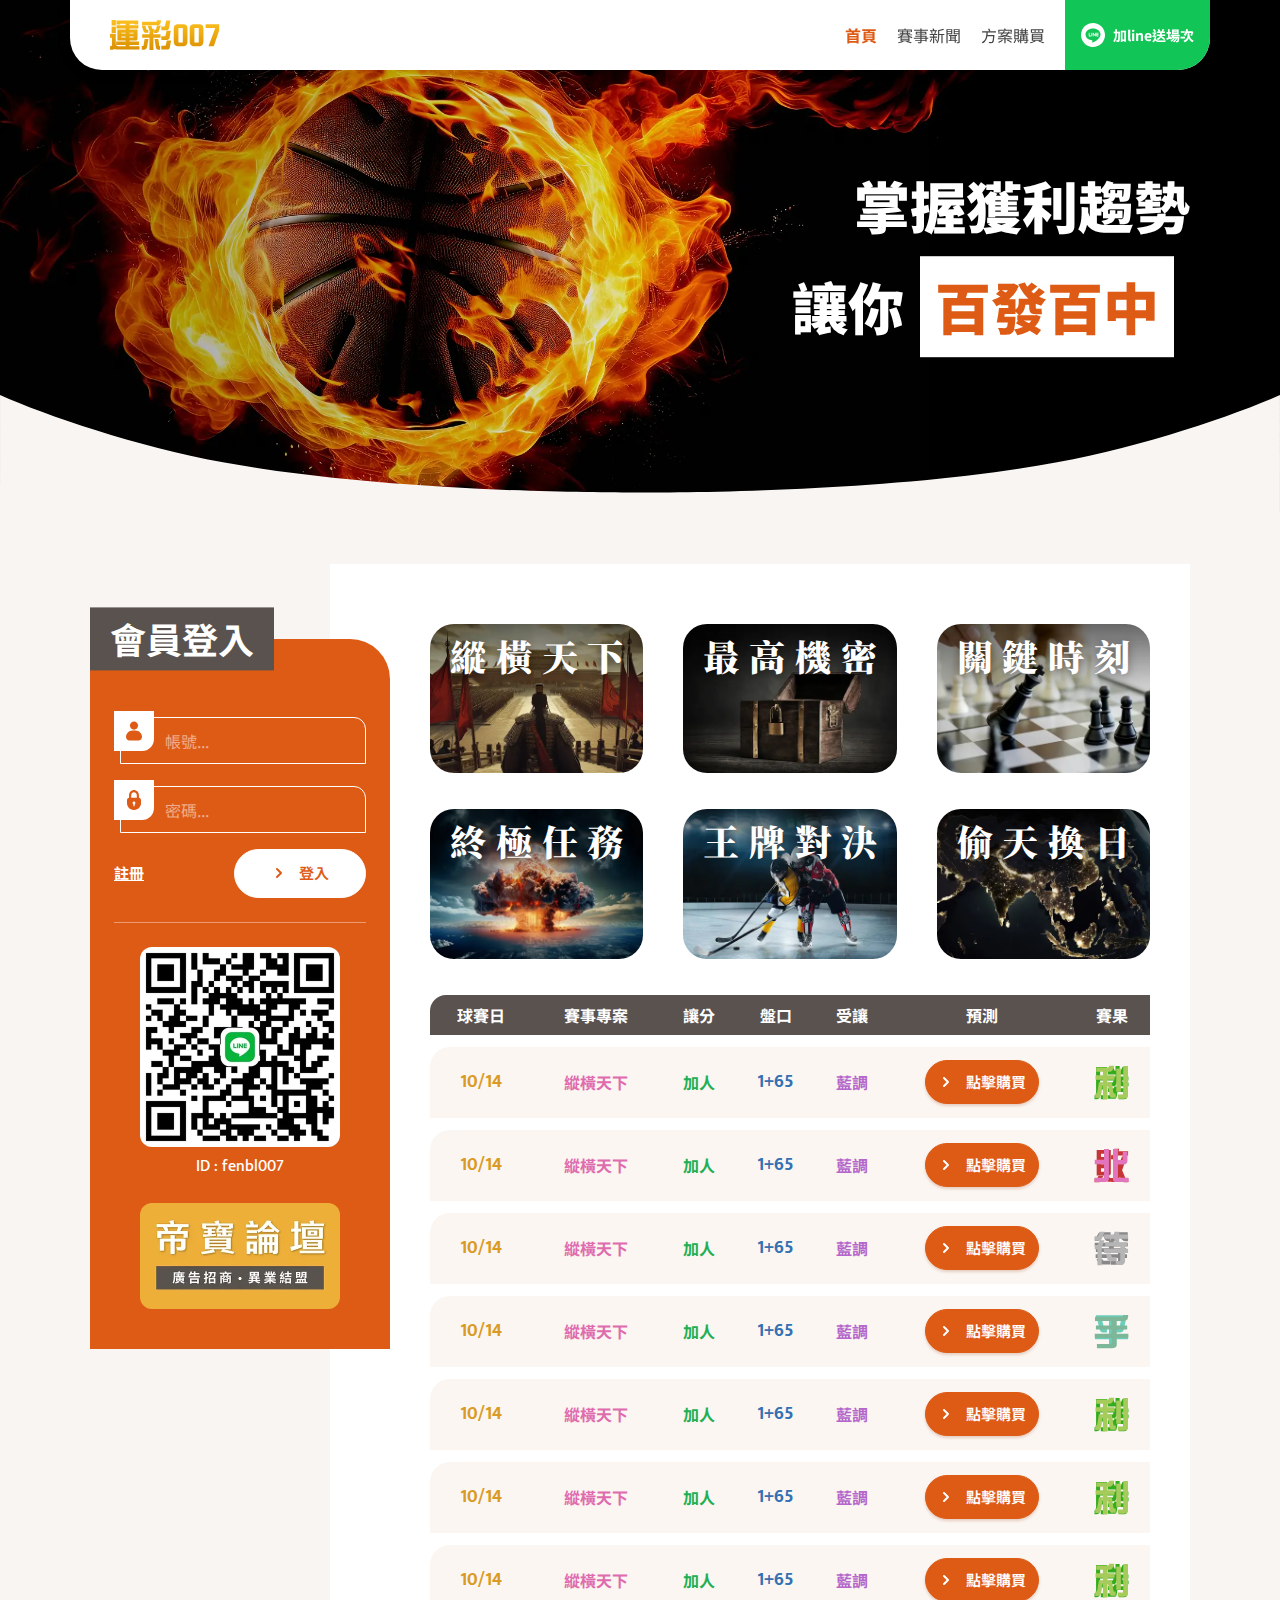
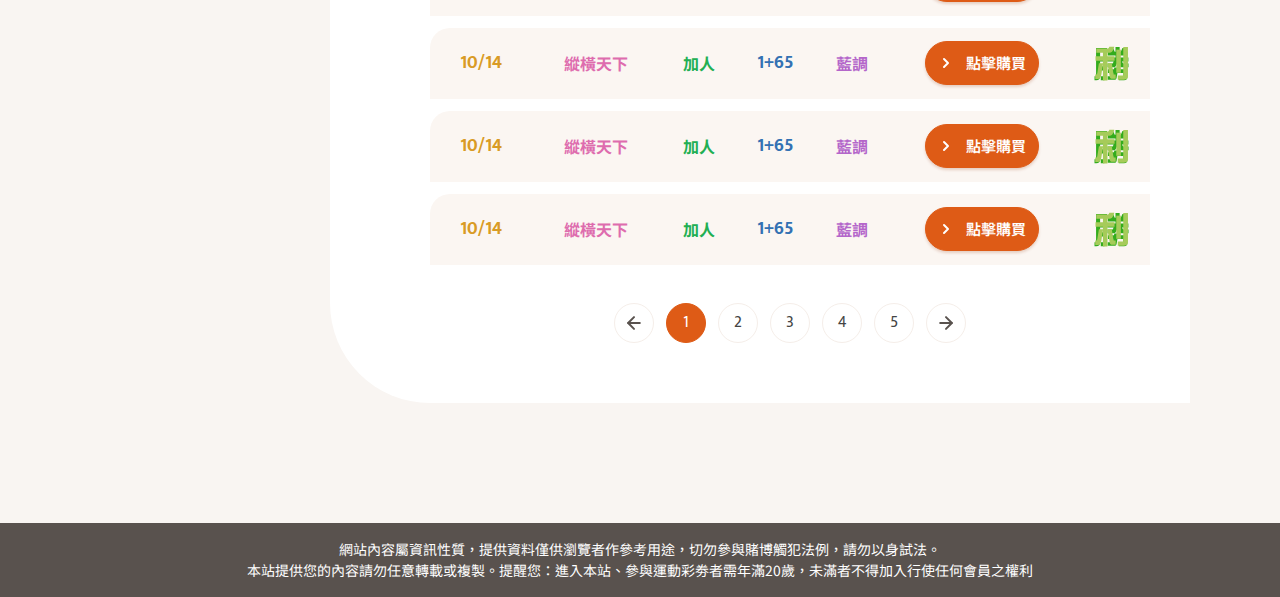
<file: index.html>
<!DOCTYPE html>
<html lang="en">
  <head>
    <meta charset="UTF-8" />
    <meta name="viewport" content="width=device-width, initial-scale=1.0" />
    <title>運彩007</title>
    <link rel="icon" type="image/x-icon" href="./favicon.ico" />
    <link rel="preconnect" href="https://fonts.googleapis.com" />
    <link rel="preconnect" href="https://fonts.gstatic.com" crossorigin />
    <link
      href="https://fonts.googleapis.com/css2?family=Mukta:wght@200;300;400;500;600;700;800&family=Noto+Sans+TC:wght@100..900&family=Noto+Serif+TC:wght@200..900&display=swap"
      rel="stylesheet"
    />
    <link rel="stylesheet" href="./public/css/bootstrap/bootstrap.css" />
    <link rel="stylesheet" href="./public/css/swiper/swiper-bundle.min.css" />
    <link rel="stylesheet" href="./public/css/style.css" />
  </head>
  <body>
    <header class="header">
      <a href="./index.html" class="header_logo"
        ><img src="./public/img/logo.svg" alt=""
      /></a>
      <nav class="header_nav">
        <ul>
          <li>
            <a href="./index.html" class="header_nav_item active">首頁</a>
          </li>
          <li>
            <a href="./news.html" class="header_nav_item">賽事新聞</a>
          </li>
          <li>
            <a href="./buy.html" class="header_nav_item">方案購買</a>
          </li>
          <li class="m-0 d-lg-block d-none line">
            <a
              class="btn-line"
              data-bs-toggle="modal"
              data-bs-target="#modal-qrcode"
            >
              <img class="header_icon" src="./public/img/line.svg" alt="" />
              <span class="header_nav_text">加line送場次</span>
            </a>
          </li>
        </ul>
      </nav>
      <div class="d-flex d-lg-none">
        <a
          class="btn-line"
          data-bs-toggle="modal"
          data-bs-target="#modal-qrcode"
        >
          <img class="header_icon" src="./public/img/line.svg" alt="" />
          <span class="header_nav_text">加line送場次</span>
        </a>
        <div class="header_menu d-lg-none">
          <div class="header_menu_inner">
            <div class="header_menu_bar bar-top"></div>
            <div class="header_menu_bar bar-middle"></div>
            <div class="header_menu_bar bar-bottom"></div>
          </div>
        </div>
      </div>
    </header>

    <main>
      <div class="banner">
        <div class="swiper-container banner_swiper">
          <div class="swiper-wrapper">
            <div class="swiper-slide">
              <div class="banner_item">
                <img src="./public/img/banner-1.webp" alt="" />
                <div class="banner_title">
                  <h1 class="container">
                    不靠運氣靠勝率<br />反敗致富<span class="highlight"
                      >你自己做主</span
                    >
                  </h1>
                </div>
              </div>
            </div>
            <div class="swiper-slide">
              <div class="banner_item">
                <img src="./public/img/banner-2.webp" alt="" />
                <div class="banner_title text-right">
                  <h1 class="container">
                    掌握獲利趨勢<br />讓你<span class="highlight"
                      >百發百中</span
                    >
                  </h1>
                </div>
              </div>
            </div>
            <div class="swiper-slide">
              <div class="banner_item">
                <img src="./public/img/banner-3.webp" alt="" />
                <div class="banner_title">
                  <h1 class="container">
                    關鍵時刻 不要猶豫<br />莊家剋星<span class="highlight"
                      >非我莫屬</span
                    >
                  </h1>
                </div>
              </div>
            </div>
          </div>
        </div>
        <img class="banner_mask" src="./public/img/banner-mask.svg" alt="" />
      </div>

      <div class="mainContent home-content">
        <div class="container">
          <div class="sidebar sidebar--login">
            <h2 class="title">會員登入</h2>
            <div class="row">
              <div class="col-lg-12 col-md-8">
                <div class="sidebar_account">
                  <form action="" class="login">
                    <div class="input-item">
                      <div class="input-item_icon">
                        <img src="./public/img/account.svg" alt="" />
                      </div>
                      <input type="text" placeholder="帳號..." />
                    </div>
                    <div class="input-item">
                      <div class="input-item_icon">
                        <img src="./public/img/password.svg" alt="" />
                      </div>
                      <input type="text" placeholder="密碼..." />
                    </div>
                    <div class="login_btn">
                      <a href="./signup.html">註冊</a>
                      <button class="btn btn-bg-white">
                        <svg
                          width="16"
                          height="16"
                          viewBox="0 0 16 16"
                          fill="none"
                          xmlns="http://www.w3.org/2000/svg"
                        >
                          <path
                            d="M6 12L10 8L6 4"
                            stroke="#DE5B16"
                            stroke-width="2"
                            stroke-linecap="round"
                            stroke-linejoin="round"
                          />
                        </svg>
                        <span>登入</span>
                      </button>
                    </div>
                  </form>
                </div>
              </div>
              <div class="col-lg-12 col-md-4">
                <img class="sidebar_img" src="./public/img/qrcode.webp" alt="" />
                <p class="line-id">ID : fenbl007</p>
                <img class="sidebar_img" src="./public/img/ad.webp" alt="" />
              </div>
            </div>
          </div>
          <div class="mainbar">
            <div class="mainbar_sec">
              <div class="hot">
                <div class="row">
                  <div class="col-lg-4 col-6">
                    <a href="./product-detail.html" class="product-pic">
                      <img src="./public/img/product-1.webp" alt="" />
                      <h2>
                        <span>縱</span><span>橫</span><span>天</span
                        ><span>下</span>
                      </h2>
                    </a>
                  </div>
                  <div class="col-lg-4 col-6">
                    <a href="./product-detail.html" class="product-pic">
                      <img src="./public/img/product-2.webp" alt="" />
                      <h2>
                        <span>最</span><span>高</span><span>機</span
                        ><span>密</span>
                      </h2>
                    </a>
                  </div>
                  <div class="col-lg-4 col-6">
                    <a href="./product-detail.html" class="product-pic">
                      <img src="./public/img/product-3.webp" alt="" />
                      <h2>
                        <span>關</span><span>鍵</span><span>時</span
                        ><span>刻</span>
                      </h2>
                    </a>
                  </div>
                  <div class="col-lg-4 col-6">
                    <a href="./product-detail.html" class="product-pic">
                      <img src="./public/img/product-4.webp" alt="" />
                      <h2>
                        <span>終</span><span>極</span><span>任</span
                        ><span>務</span>
                      </h2>
                    </a>
                  </div>
                  <div class="col-lg-4 col-6">
                    <a href="./product-detail.html" class="product-pic">
                      <img src="./public/img/product-5.webp" alt="" />
                      <h2>
                        <span>王</span><span>牌</span><span>對</span
                        ><span>決</span>
                      </h2>
                    </a>
                  </div>
                  <div class="col-lg-4 col-6">
                    <a href="./product-detail.html" class="product-pic">
                      <img src="./public/img/product-6.webp" alt="" />
                      <h2>
                        <span>偷</span><span>天</span><span>換</span
                        ><span>日</span>
                      </h2>
                    </a>
                  </div>
                </div>
              </div>
              <div class="analyze">
                <div class="analyze_tabContent">
                  <table class="table-common table-common--notlogin">
                    <tr>
                      <th class="table_date"><span>球賽日</span></th>
                      <th class="table_project"><span>賽事專案</span></th>
                      <th class="table_give"><span>讓分</span></th>
                      <th class="table_lines"><span>盤口</span></th>
                      <th class="table_get"><span>受讓</span></th>
                      <th class="table_predict"><span>預測</span></th>
                      <th class="table_result"><span>賽果</span></th>
                    </tr>
                    <tr>
                      <td class="table_date"><span>10/14</span></td>
                      <td class="table_project"><span>縱橫天下</span></td>
                      <td class="table_give"><span>加人</span></td>
                      <td class="table_lines"><span>1+65</span></td>
                      <td class="table_get">
                        <span>藍調</span>
                      </td>
                      <td class="table_predict">
                        <span>
                          <a href="./buy.html" class="btn btn-bg-primary">
                            <svg
                              width="16"
                              height="16"
                              viewBox="0 0 16 16"
                              fill="none"
                              xmlns="http://www.w3.org/2000/svg"
                            >
                              <path
                                d="M6 12L10 8L6 4"
                                stroke="#ffffff"
                                stroke-width="2"
                                stroke-linecap="round"
                                stroke-linejoin="round"
                              />
                            </svg>
                            <span>點擊購買</span>
                          </a>
                        </span>
                      </td>
                      <td class="table_result">
                        <span class="result">
                          <div class="result_inner">
                            <img src="./public/img/win-1.svg" alt="" />
                            <img src="./public/img/win-2.svg" alt="" />
                          </div>
                        </span>
                      </td>
                    </tr>
                    <tr>
                      <td class="table_date"><span>10/14</span></td>
                      <td class="table_project"><span>縱橫天下</span></td>
                      <td class="table_give"><span>加人</span></td>
                      <td class="table_lines"><span>1+65</span></td>
                      <td class="table_get">
                        <span>藍調</span>
                      </td>
                      <td class="table_predict">
                        <span>
                          <a href="./buy.html" class="btn btn-bg-primary">
                            <svg
                              width="16"
                              height="16"
                              viewBox="0 0 16 16"
                              fill="none"
                              xmlns="http://www.w3.org/2000/svg"
                            >
                              <path
                                d="M6 12L10 8L6 4"
                                stroke="#ffffff"
                                stroke-width="2"
                                stroke-linecap="round"
                                stroke-linejoin="round"
                              />
                            </svg>
                            <span>點擊購買</span>
                          </a>
                        </span>
                      </td>
                      <td class="table_result">
                        <span class="result">
                          <div class="result_inner">
                            <img src="./public/img/lose-1.svg" alt="" />
                            <img src="./public/img/lose-2.svg" alt="" />
                          </div>
                        </span>
                      </td>
                    </tr>
                    <tr>
                      <td class="table_date"><span>10/14</span></td>
                      <td class="table_project"><span>縱橫天下</span></td>
                      <td class="table_give"><span>加人</span></td>
                      <td class="table_lines"><span>1+65</span></td>
                      <td class="table_get">
                        <span>藍調</span>
                      </td>
                      <td class="table_predict">
                        <span>
                          <a href="./buy.html" class="btn btn-bg-primary">
                            <svg
                              width="16"
                              height="16"
                              viewBox="0 0 16 16"
                              fill="none"
                              xmlns="http://www.w3.org/2000/svg"
                            >
                              <path
                                d="M6 12L10 8L6 4"
                                stroke="#ffffff"
                                stroke-width="2"
                                stroke-linecap="round"
                                stroke-linejoin="round"
                              />
                            </svg>
                            <span>點擊購買</span>
                          </a>
                        </span>
                      </td>
                      <td class="table_result">
                        <span class="result">
                          <div class="result_inner">
                            <img src="./public/img/wait-1.svg" alt="" />
                            <img src="./public/img/wait-2.svg" alt="" />
                          </div>
                        </span>
                      </td>
                    </tr>
                    <tr>
                      <td class="table_date"><span>10/14</span></td>
                      <td class="table_project"><span>縱橫天下</span></td>
                      <td class="table_give"><span>加人</span></td>
                      <td class="table_lines"><span>1+65</span></td>
                      <td class="table_get">
                        <span>藍調</span>
                      </td>
                      <td class="table_predict">
                        <span>
                          <a href="./buy.html" class="btn btn-bg-primary">
                            <svg
                              width="16"
                              height="16"
                              viewBox="0 0 16 16"
                              fill="none"
                              xmlns="http://www.w3.org/2000/svg"
                            >
                              <path
                                d="M6 12L10 8L6 4"
                                stroke="#ffffff"
                                stroke-width="2"
                                stroke-linecap="round"
                                stroke-linejoin="round"
                              />
                            </svg>
                            <span>點擊購買</span>
                          </a>
                        </span>
                      </td>
                      <td class="table_result">
                        <span class="result">
                          <div class="result_inner">
                            <img src="./public/img/draw-1.svg" alt="" />
                            <img src="./public/img/draw-2.svg" alt="" />
                          </div>
                        </span>
                      </td>
                    </tr>
                    <tr>
                      <td class="table_date"><span>10/14</span></td>
                      <td class="table_project"><span>縱橫天下</span></td>
                      <td class="table_give"><span>加人</span></td>
                      <td class="table_lines"><span>1+65</span></td>
                      <td class="table_get">
                        <span>藍調</span>
                      </td>
                      <td class="table_predict">
                        <span>
                          <a href="./buy.html" class="btn btn-bg-primary">
                            <svg
                              width="16"
                              height="16"
                              viewBox="0 0 16 16"
                              fill="none"
                              xmlns="http://www.w3.org/2000/svg"
                            >
                              <path
                                d="M6 12L10 8L6 4"
                                stroke="#ffffff"
                                stroke-width="2"
                                stroke-linecap="round"
                                stroke-linejoin="round"
                              />
                            </svg>
                            <span>點擊購買</span>
                          </a>
                        </span>
                      </td>
                      <td class="table_result">
                        <span class="result">
                          <div class="result_inner">
                            <img src="./public/img/win-1.svg" alt="" />
                            <img src="./public/img/win-2.svg" alt="" />
                          </div>
                        </span>
                      </td>
                    </tr>
                    <tr>
                      <td class="table_date"><span>10/14</span></td>
                      <td class="table_project"><span>縱橫天下</span></td>
                      <td class="table_give"><span>加人</span></td>
                      <td class="table_lines"><span>1+65</span></td>
                      <td class="table_get">
                        <span>藍調</span>
                      </td>
                      <td class="table_predict">
                        <span>
                          <a href="./buy.html" class="btn btn-bg-primary">
                            <svg
                              width="16"
                              height="16"
                              viewBox="0 0 16 16"
                              fill="none"
                              xmlns="http://www.w3.org/2000/svg"
                            >
                              <path
                                d="M6 12L10 8L6 4"
                                stroke="#ffffff"
                                stroke-width="2"
                                stroke-linecap="round"
                                stroke-linejoin="round"
                              />
                            </svg>
                            <span>點擊購買</span>
                          </a>
                        </span>
                      </td>
                      <td class="table_result">
                        <span class="result">
                          <div class="result_inner">
                            <img src="./public/img/win-1.svg" alt="" />
                            <img src="./public/img/win-2.svg" alt="" />
                          </div>
                        </span>
                      </td>
                    </tr>
                    <tr>
                      <td class="table_date"><span>10/14</span></td>
                      <td class="table_project"><span>縱橫天下</span></td>
                      <td class="table_give"><span>加人</span></td>
                      <td class="table_lines"><span>1+65</span></td>
                      <td class="table_get">
                        <span>藍調</span>
                      </td>
                      <td class="table_predict">
                        <span>
                          <a href="./buy.html" class="btn btn-bg-primary">
                            <svg
                              width="16"
                              height="16"
                              viewBox="0 0 16 16"
                              fill="none"
                              xmlns="http://www.w3.org/2000/svg"
                            >
                              <path
                                d="M6 12L10 8L6 4"
                                stroke="#ffffff"
                                stroke-width="2"
                                stroke-linecap="round"
                                stroke-linejoin="round"
                              />
                            </svg>
                            <span>點擊購買</span>
                          </a>
                        </span>
                      </td>
                      <td class="table_result">
                        <span class="result">
                          <div class="result_inner">
                            <img src="./public/img/win-1.svg" alt="" />
                            <img src="./public/img/win-2.svg" alt="" />
                          </div>
                        </span>
                      </td>
                    </tr>
                    <tr>
                      <td class="table_date"><span>10/14</span></td>
                      <td class="table_project"><span>縱橫天下</span></td>
                      <td class="table_give"><span>加人</span></td>
                      <td class="table_lines"><span>1+65</span></td>
                      <td class="table_get">
                        <span>藍調</span>
                      </td>
                      <td class="table_predict">
                        <span>
                          <a href="./buy.html" class="btn btn-bg-primary">
                            <svg
                              width="16"
                              height="16"
                              viewBox="0 0 16 16"
                              fill="none"
                              xmlns="http://www.w3.org/2000/svg"
                            >
                              <path
                                d="M6 12L10 8L6 4"
                                stroke="#ffffff"
                                stroke-width="2"
                                stroke-linecap="round"
                                stroke-linejoin="round"
                              />
                            </svg>
                            <span>點擊購買</span>
                          </a>
                        </span>
                      </td>
                      <td class="table_result">
                        <span class="result">
                          <div class="result_inner">
                            <img src="./public/img/win-1.svg" alt="" />
                            <img src="./public/img/win-2.svg" alt="" />
                          </div>
                        </span>
                      </td>
                    </tr>
                    <tr>
                      <td class="table_date"><span>10/14</span></td>
                      <td class="table_project"><span>縱橫天下</span></td>
                      <td class="table_give"><span>加人</span></td>
                      <td class="table_lines"><span>1+65</span></td>
                      <td class="table_get">
                        <span>藍調</span>
                      </td>
                      <td class="table_predict">
                        <span>
                          <a href="./buy.html" class="btn btn-bg-primary">
                            <svg
                              width="16"
                              height="16"
                              viewBox="0 0 16 16"
                              fill="none"
                              xmlns="http://www.w3.org/2000/svg"
                            >
                              <path
                                d="M6 12L10 8L6 4"
                                stroke="#ffffff"
                                stroke-width="2"
                                stroke-linecap="round"
                                stroke-linejoin="round"
                              />
                            </svg>
                            <span>點擊購買</span>
                          </a>
                        </span>
                      </td>
                      <td class="table_result">
                        <span class="result">
                          <div class="result_inner">
                            <img src="./public/img/win-1.svg" alt="" />
                            <img src="./public/img/win-2.svg" alt="" />
                          </div>
                        </span>
                      </td>
                    </tr>
                    <tr>
                      <td class="table_date"><span>10/14</span></td>
                      <td class="table_project"><span>縱橫天下</span></td>
                      <td class="table_give"><span>加人</span></td>
                      <td class="table_lines"><span>1+65</span></td>
                      <td class="table_get">
                        <span>藍調</span>
                      </td>
                      <td class="table_predict">
                        <span>
                          <a href="./buy.html" class="btn btn-bg-primary">
                            <svg
                              width="16"
                              height="16"
                              viewBox="0 0 16 16"
                              fill="none"
                              xmlns="http://www.w3.org/2000/svg"
                            >
                              <path
                                d="M6 12L10 8L6 4"
                                stroke="#ffffff"
                                stroke-width="2"
                                stroke-linecap="round"
                                stroke-linejoin="round"
                              />
                            </svg>
                            <span>點擊購買</span>
                          </a>
                        </span>
                      </td>
                      <td class="table_result">
                        <span class="result">
                          <div class="result_inner">
                            <img src="./public/img/win-1.svg" alt="" />
                            <img src="./public/img/win-2.svg" alt="" />
                          </div>
                        </span>
                      </td>
                    </tr>
                  </table>
                </div>
                <ul class="pagination">
                  <li>
                    <a href="" class="pagination_arrow">
                      <svg
                        width="20"
                        height="20"
                        viewBox="0 0 20 20"
                        fill="none"
                        xmlns="http://www.w3.org/2000/svg"
                      >
                        <path
                          d="M15.8334 10H4.16669"
                          stroke="#AE101E"
                          stroke-linecap="round"
                          stroke-linejoin="round"
                        />
                        <path
                          d="M10 15.8333L4.16669 9.99996L10 4.16663"
                          stroke="#AE101E"
                          stroke-linecap="round"
                          stroke-linejoin="round"
                        />
                      </svg>
                    </a>
                  </li>
                  <li>
                    <a href="" class="active"><span>1</span></a>
                  </li>
                  <li>
                    <a href=""><span>2</span></a>
                  </li>
                  <li>
                    <a href=""><span>3</span></a>
                  </li>
                  <li>
                    <a href=""><span>4</span></a>
                  </li>
                  <li>
                    <a href=""><span>5</span></a>
                  </li>
                  <li>
                    <a href="" class="pagination_arrow">
                      <svg
                        width="20"
                        height="20"
                        viewBox="0 0 20 20"
                        fill="none"
                        xmlns="http://www.w3.org/2000/svg"
                      >
                        <path
                          d="M4.16671 10H15.8334"
                          stroke="#AE101E"
                          stroke-linecap="round"
                          stroke-linejoin="round"
                        />
                        <path
                          d="M10 15.8333L15.8334 9.99996L10 4.16663"
                          stroke="#AE101E"
                          stroke-linecap="round"
                          stroke-linejoin="round"
                        />
                      </svg>
                    </a>
                  </li>
                </ul>
              </div>
            </div>
          </div>
        </div>
      </div>
    </main>

    <footer class="footer">
      網站內容屬資訊性質，提供資料僅供瀏覽者作參考用途，切勿參與賭博觸犯法例，請勿以身試法。<br />
      本站提供您的內容請勿任意轉載或複製。提醒您：進入本站、參與運動彩劵者需年滿20歲，未滿者不得加入行使任何會員之權利
    </footer>

    <div
      class="modal fade modal-qrcode"
      id="modal-qrcode"
      tabindex="-1"
      aria-labelledby="modal-qrcodeLabel"
      aria-hidden="true"
    >
      <div class="modal-dialog">
        <div class="modal-content">
          <button class="modal-x" data-bs-dismiss="modal" aria-label="Close">
            <img src="./public/img/x.svg" alt="" />
          </button>
          <img class="qrcode" src="./public/img/qrcode.webp" alt="" />
          <p class="line-id">ID : fenbl007</p>
        </div>
      </div>
    </div>

    <script src="./public/js/jquery/jquery.min.js"></script>
    <script src="./public/js/bootstrap/bootstrap.bundle.min.js"></script>
    <script src="./public/js/swiper/swiper-bundle.min.js"></script>
    <script src="./public/js/common.js"></script>
    <script>
      var swiper = new Swiper(".banner_swiper", {
        slidesPerView: 1,
        speed: 1000,
        autoplay: {
          delay: 3000,
          disableOnInteraction: false,
        },
      });
    </script>
  </body>
</html>
</file>
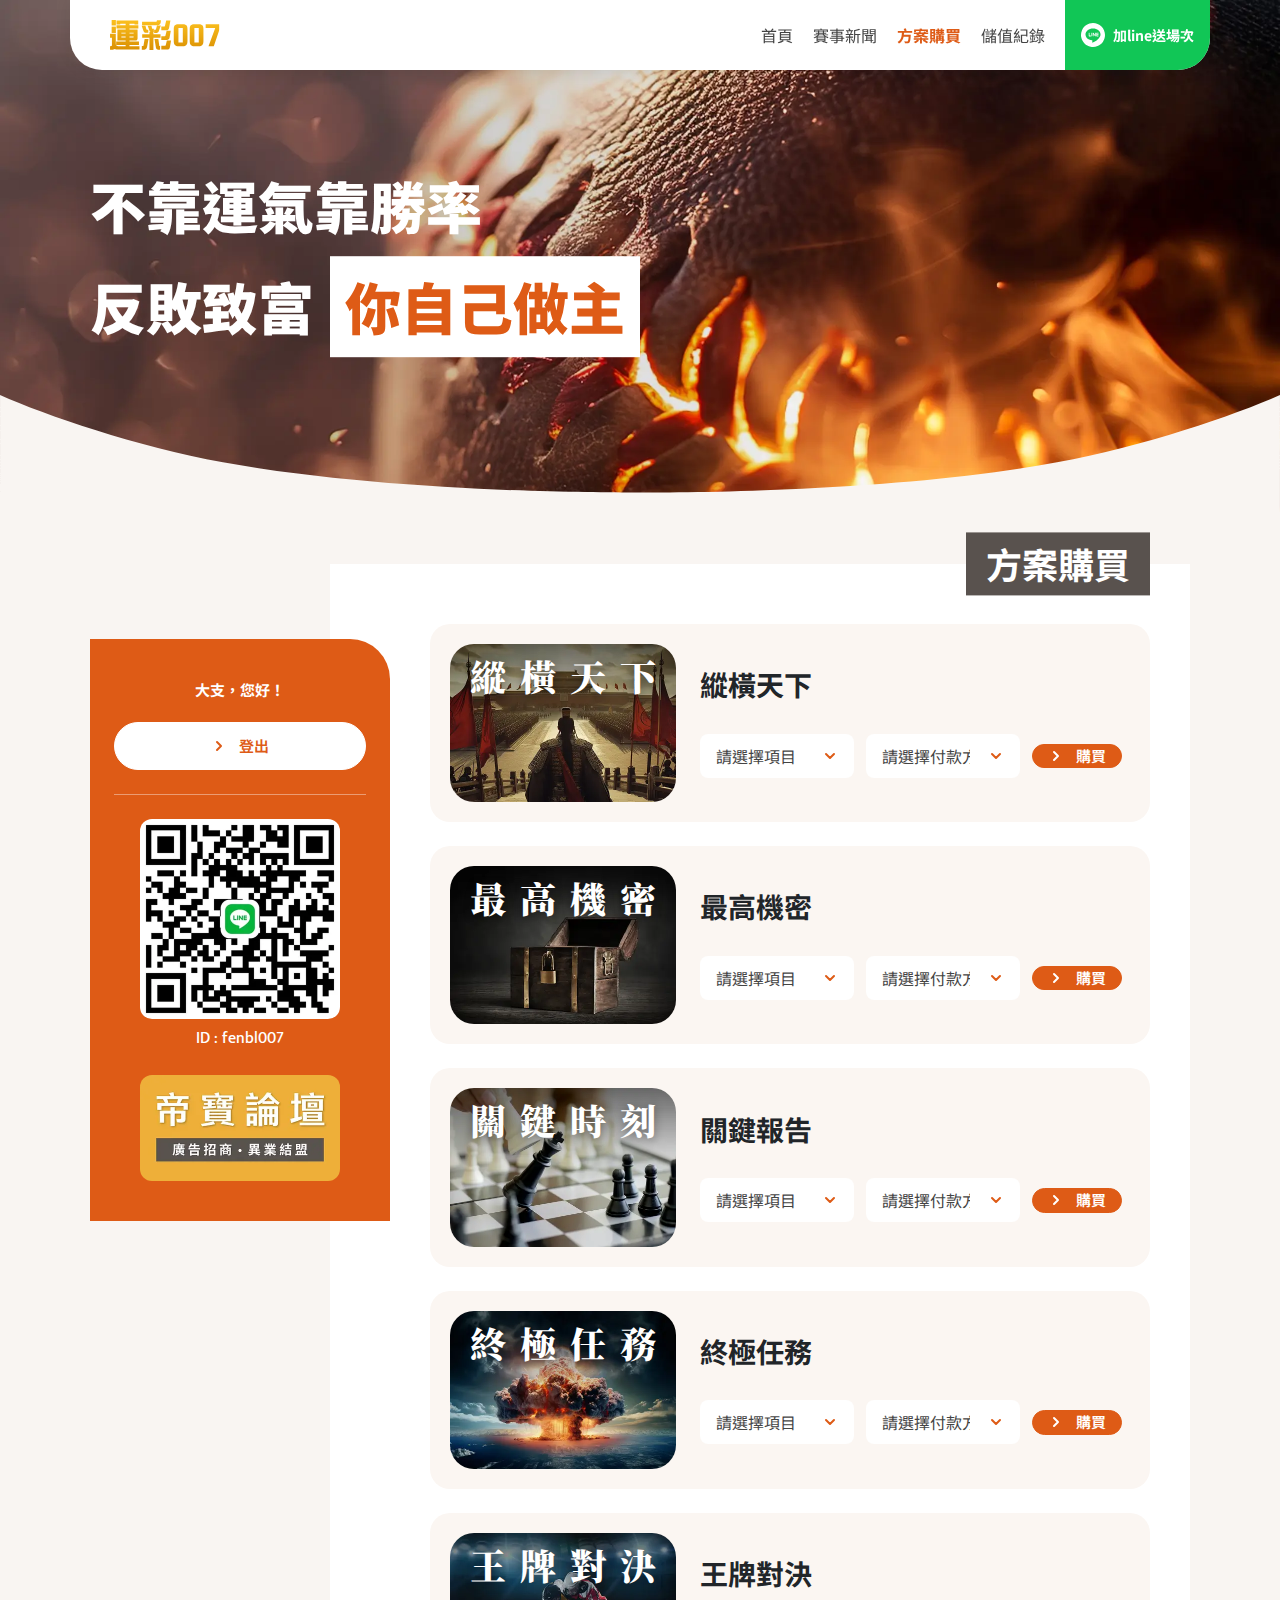
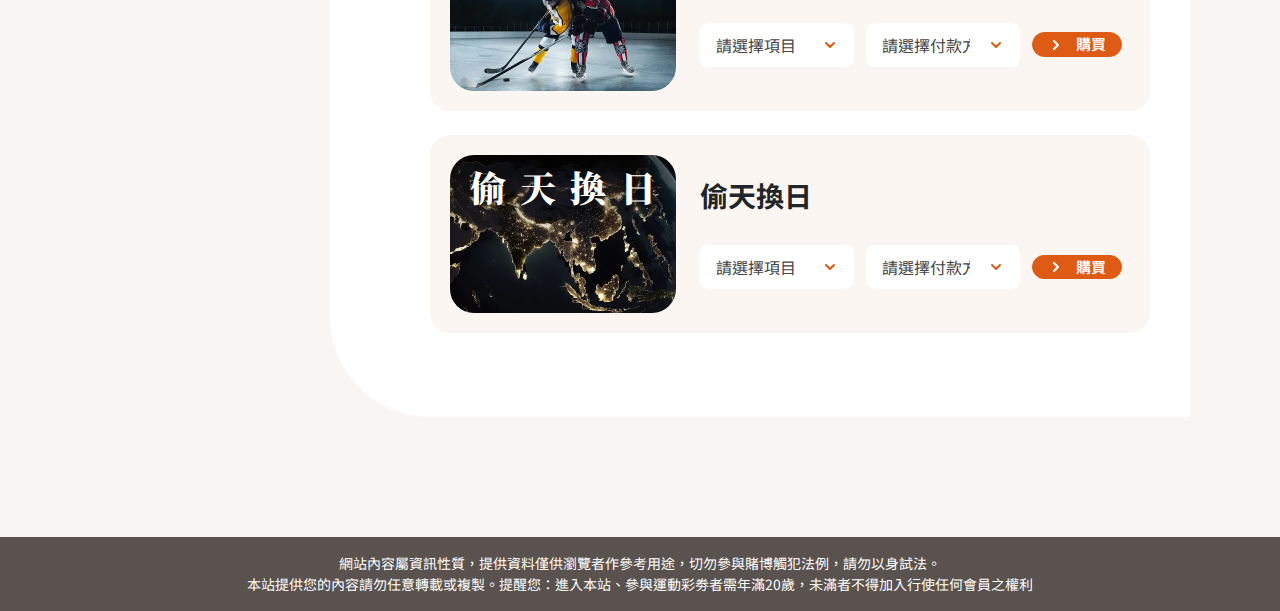
<file: buy-login.html>
<!DOCTYPE html>
<html lang="en">
  <head>
    <meta charset="UTF-8" />
    <meta name="viewport" content="width=device-width, initial-scale=1.0" />
    <title>運彩007</title>
    <link rel="icon" type="image/x-icon" href="./favicon.ico" />
    <link rel="preconnect" href="https://fonts.googleapis.com" />
    <link rel="preconnect" href="https://fonts.gstatic.com" crossorigin />
    <link
      href="https://fonts.googleapis.com/css2?family=Mukta:wght@200;300;400;500;600;700;800&family=Noto+Sans+TC:wght@100..900&family=Noto+Serif+TC:wght@200..900&display=swap"
      rel="stylesheet"
    />
    <link rel="stylesheet" href="./public/css/bootstrap/bootstrap.css" />
    <link rel="stylesheet" href="./public/css/swiper/swiper-bundle.min.css" />
    <link rel="stylesheet" href="./public/css/style.css" />
  </head>
  <body>
    <header class="header">
      <a href="./index.html" class="header_logo"
        ><img src="./public/img/logo.svg" alt=""
      /></a>
      <nav class="header_nav">
        <ul>
          <li>
            <a href="./index.html" class="header_nav_item">首頁</a>
          </li>
          <li>
            <a href="./news.html" class="header_nav_item">賽事新聞</a>
          </li>
          <li>
            <a href="./buy-login.html" class="header_nav_item active"
              >方案購買</a
            >
          </li>
          <li>
            <a href="./record.html" class="header_nav_item">儲值紀錄</a>
          </li>
          <li class="m-0 d-lg-block d-none line">
            <a
              class="btn-line"
              data-bs-toggle="modal"
              data-bs-target="#modal-qrcode"
            >
              <img class="header_icon" src="./public/img/line.svg" alt="" />
              <span class="header_nav_text">加line送場次</span>
            </a>
          </li>
        </ul>
      </nav>
      <div class="d-flex d-lg-none">
        <a
          class="btn-line"
          data-bs-toggle="modal"
          data-bs-target="#modal-qrcode"
        >
          <img class="header_icon" src="./public/img/line.svg" alt="" />
          <span class="header_nav_text">加line送場次</span>
        </a>
        <div class="header_menu d-lg-none">
          <div class="header_menu_inner">
            <div class="header_menu_bar bar-top"></div>
            <div class="header_menu_bar bar-middle"></div>
            <div class="header_menu_bar bar-bottom"></div>
          </div>
        </div>
      </div>
    </header>

    <main>
      <div class="banner">
        <div class="swiper-container banner_swiper">
          <div class="swiper-wrapper">
            <div class="swiper-slide">
              <div class="banner_item">
                <img src="./public/img/banner-1.webp" alt="" />
                <div class="banner_title">
                  <h1 class="container">
                    不靠運氣靠勝率<br />反敗致富<span class="highlight"
                      >你自己做主</span
                    >
                  </h1>
                </div>
              </div>
            </div>
            <div class="swiper-slide">
              <div class="banner_item">
                <img src="./public/img/banner-2.webp" alt="" />
                <div class="banner_title text-right">
                  <h1 class="container">
                    掌握獲利趨勢<br />讓你<span class="highlight"
                      >百發百中</span
                    >
                  </h1>
                </div>
              </div>
            </div>
            <div class="swiper-slide">
              <div class="banner_item">
                <img src="./public/img/banner-3.webp" alt="" />
                <div class="banner_title">
                  <h1 class="container">
                    關鍵時刻 不要猶豫<br />莊家剋星<span class="highlight"
                      >非我莫屬</span
                    >
                  </h1>
                </div>
              </div>
            </div>
          </div>
        </div>
        <img class="banner_mask" src="./public/img/banner-mask.svg" alt="" />
      </div>

      <div class="mainContent">
        <div class="container">
          <div class="sidebar">
            <div class="row">
              <div class="col-lg-12 col-md-8">
                <div class="sidebar_account">
                  <p>大支，您好！</p>
                  <button class="btn btn-bg-white">
                    <svg
                      width="16"
                      height="16"
                      viewBox="0 0 16 16"
                      fill="none"
                      xmlns="http://www.w3.org/2000/svg"
                    >
                      <path
                        d="M6 12L10 8L6 4"
                        stroke="#DE5B16"
                        stroke-width="2"
                        stroke-linecap="round"
                        stroke-linejoin="round"
                      />
                    </svg>
                    <span>登出</span>
                  </button>
                </div>
              </div>
              <div class="col-lg-12 col-md-4">
                <img class="sidebar_img" src="./public/img/qrcode.webp" alt="" />
                <p class="line-id">ID : fenbl007</p>
                <img class="sidebar_img" src="./public/img/ad.webp" alt="" />
              </div>
            </div>
          </div>
          <div class="mainbar">
            <div class="mainbar_sec">
              <h1 class="title">方案購買</h1>
              <div class="buy buy--case">
                <div class="buy_item">
                  <div class="product-pic">
                    <img src="./public/img/product-1.webp" alt="" />
                    <h2>
                      <span>縱</span><span>橫</span><span>天</span
                      ><span>下</span>
                    </h2>
                  </div>
                  <div class="buy_text">
                    <h2 class="buy_name">縱橫天下</h2>
                    <div class="buy_btn">
                      <select class="buy_select" name="" id="">
                        <option value="">請選擇項目</option>
                        <option value="">$1680 / 1場</option>
                        <option value="">$4580 / 3場</option>
                        <option value="">$6680 / 5場</option>
                      </select>
                      <select class="buy_select" name="" id="">
                        <option value="">請選擇付款方式</option>
                        <option value="">7-11繳費</option>
                        <option value="">全家繳費</option>
                        <option value="">ATM匯款</option>
                      </select>
                      <button class="btn btn-bg-primary">
                        <svg
                          width="16"
                          height="16"
                          viewBox="0 0 16 16"
                          fill="none"
                          xmlns="http://www.w3.org/2000/svg"
                        >
                          <path
                            d="M6 12L10 8L6 4"
                            stroke="#ffffff"
                            stroke-width="2"
                            stroke-linecap="round"
                            stroke-linejoin="round"
                          />
                        </svg>
                        <span>購買</span>
                      </button>
                    </div>
                  </div>
                </div>
                <div class="buy_item">
                  <div class="product-pic">
                    <img src="./public/img/product-2.webp" alt="" />
                      <h2>
                        <span>最</span><span>高</span><span>機</span
                        ><span>密</span>
                      </h2>
                  </div>
                  <div class="buy_text">
                    <h2 class="buy_name">最高機密</h2>
                    <div class="buy_btn">
                      <select class="buy_select" name="" id="">
                        <option value="">請選擇項目</option>
                        <option value="">$1680 / 1場</option>
                        <option value="">$4580 / 3場</option>
                        <option value="">$6680 / 5場</option>
                      </select>
                      <select class="buy_select" name="" id="">
                        <option value="">請選擇付款方式</option>
                        <option value="">7-11繳費</option>
                        <option value="">全家繳費</option>
                        <option value="">ATM匯款</option>
                      </select>
                      <button class="btn btn-bg-primary">
                        <svg
                          width="16"
                          height="16"
                          viewBox="0 0 16 16"
                          fill="none"
                          xmlns="http://www.w3.org/2000/svg"
                        >
                          <path
                            d="M6 12L10 8L6 4"
                            stroke="#ffffff"
                            stroke-width="2"
                            stroke-linecap="round"
                            stroke-linejoin="round"
                          />
                        </svg>
                        <span>購買</span>
                      </button>
                    </div>
                  </div>
                </div>
                <div class="buy_item">
                  <div class="product-pic">
                    <img src="./public/img/product-3.webp" alt="" />
                      <h2>
                        <span>關</span><span>鍵</span><span>時</span
                        ><span>刻</span>
                      </h2>
                  </div>
                  <div class="buy_text">
                    <h2 class="buy_name">關鍵報告</h2>
                    <div class="buy_btn">
                      <select class="buy_select" name="" id="">
                        <option value="">請選擇項目</option>
                        <option value="">$1680 / 1場</option>
                        <option value="">$4580 / 3場</option>
                        <option value="">$6680 / 5場</option>
                      </select>
                      <select class="buy_select" name="" id="">
                        <option value="">請選擇付款方式</option>
                        <option value="">7-11繳費</option>
                        <option value="">全家繳費</option>
                        <option value="">ATM匯款</option>
                      </select>
                      <button class="btn btn-bg-primary">
                        <svg
                          width="16"
                          height="16"
                          viewBox="0 0 16 16"
                          fill="none"
                          xmlns="http://www.w3.org/2000/svg"
                        >
                          <path
                            d="M6 12L10 8L6 4"
                            stroke="#ffffff"
                            stroke-width="2"
                            stroke-linecap="round"
                            stroke-linejoin="round"
                          />
                        </svg>
                        <span>購買</span>
                      </button>
                    </div>
                  </div>
                </div>
                <div class="buy_item">
                  <div class="product-pic">
                    <img src="./public/img/product-4.webp" alt="" />
                      <h2>
                        <span>終</span><span>極</span><span>任</span
                        ><span>務</span>
                      </h2>
                  </div>
                  <div class="buy_text">
                    <h2 class="buy_name">終極任務</h2>
                    <div class="buy_btn">
                      <select class="buy_select" name="" id="">
                        <option value="">請選擇項目</option>
                        <option value="">$1680 / 1場</option>
                        <option value="">$4580 / 3場</option>
                        <option value="">$6680 / 5場</option>
                      </select>
                      <select class="buy_select" name="" id="">
                        <option value="">請選擇付款方式</option>
                        <option value="">7-11繳費</option>
                        <option value="">全家繳費</option>
                        <option value="">ATM匯款</option>
                      </select>
                      <button class="btn btn-bg-primary">
                        <svg
                          width="16"
                          height="16"
                          viewBox="0 0 16 16"
                          fill="none"
                          xmlns="http://www.w3.org/2000/svg"
                        >
                          <path
                            d="M6 12L10 8L6 4"
                            stroke="#ffffff"
                            stroke-width="2"
                            stroke-linecap="round"
                            stroke-linejoin="round"
                          />
                        </svg>
                        <span>購買</span>
                      </button>
                    </div>
                  </div>
                </div>
                <div class="buy_item">
                  <div class="product-pic">
                    <img src="./public/img/product-5.webp" alt="" />
                      <h2>
                        <span>王</span><span>牌</span><span>對</span
                        ><span>決</span>
                      </h2>
                  </div>
                  <div class="buy_text">
                    <h2 class="buy_name">王牌對決</h2>
                    <div class="buy_btn">
                      <select class="buy_select" name="" id="">
                        <option value="">請選擇項目</option>
                        <option value="">$1680 / 1場</option>
                        <option value="">$4580 / 3場</option>
                        <option value="">$6680 / 5場</option>
                      </select>
                      <select class="buy_select" name="" id="">
                        <option value="">請選擇付款方式</option>
                        <option value="">7-11繳費</option>
                        <option value="">全家繳費</option>
                        <option value="">ATM匯款</option>
                      </select>
                      <button class="btn btn-bg-primary">
                        <svg
                          width="16"
                          height="16"
                          viewBox="0 0 16 16"
                          fill="none"
                          xmlns="http://www.w3.org/2000/svg"
                        >
                          <path
                            d="M6 12L10 8L6 4"
                            stroke="#ffffff"
                            stroke-width="2"
                            stroke-linecap="round"
                            stroke-linejoin="round"
                          />
                        </svg>
                        <span>購買</span>
                      </button>
                    </div>
                  </div>
                </div>
                <div class="buy_item">
                  <div class="product-pic">
                    <img src="./public/img/product-6.webp" alt="" />
                      <h2>
                        <span>偷</span><span>天</span><span>換</span
                        ><span>日</span>
                      </h2>
                  </div>
                  <div class="buy_text">
                    <h2 class="buy_name">偷天換日</h2>
                    <div class="buy_btn">
                      <select class="buy_select" name="" id="">
                        <option value="">請選擇項目</option>
                        <option value="">$1680 / 1場</option>
                        <option value="">$4580 / 3場</option>
                        <option value="">$6680 / 5場</option>
                      </select>
                      <select class="buy_select" name="" id="">
                        <option value="">請選擇付款方式</option>
                        <option value="">7-11繳費</option>
                        <option value="">全家繳費</option>
                        <option value="">ATM匯款</option>
                      </select>
                      <button class="btn btn-bg-primary">
                        <svg
                          width="16"
                          height="16"
                          viewBox="0 0 16 16"
                          fill="none"
                          xmlns="http://www.w3.org/2000/svg"
                        >
                          <path
                            d="M6 12L10 8L6 4"
                            stroke="#ffffff"
                            stroke-width="2"
                            stroke-linecap="round"
                            stroke-linejoin="round"
                          />
                        </svg>
                        <span>購買</span>
                      </button>
                    </div>
                  </div>
                </div>
              </div>
            </div>
          </div>
        </div>
      </div>
    </main>

    <footer class="footer">
      網站內容屬資訊性質，提供資料僅供瀏覽者作參考用途，切勿參與賭博觸犯法例，請勿以身試法。<br />
      本站提供您的內容請勿任意轉載或複製。提醒您：進入本站、參與運動彩劵者需年滿20歲，未滿者不得加入行使任何會員之權利
    </footer>

    <div
      class="modal fade modal-qrcode"
      id="modal-qrcode"
      tabindex="-1"
      aria-labelledby="modal-qrcodeLabel"
      aria-hidden="true"
    >
      <div class="modal-dialog">
        <div class="modal-content">
          <button class="modal-x" data-bs-dismiss="modal" aria-label="Close">
            <img src="./public/img/x.svg" alt="" />
          </button>
          <img class="qrcode" src="./public/img/qrcode.webp" alt="" />

                <p class="line-id">ID : fenbl007</p>
        </div>
      </div>
    </div>

    <script src="./public/js/jquery/jquery.min.js"></script>
    <script src="./public/js/bootstrap/bootstrap.bundle.min.js"></script>
    <script src="./public/js/swiper/swiper-bundle.min.js"></script>
    <script src="./public/js/common.js"></script>
  </body>
</html>
</file>
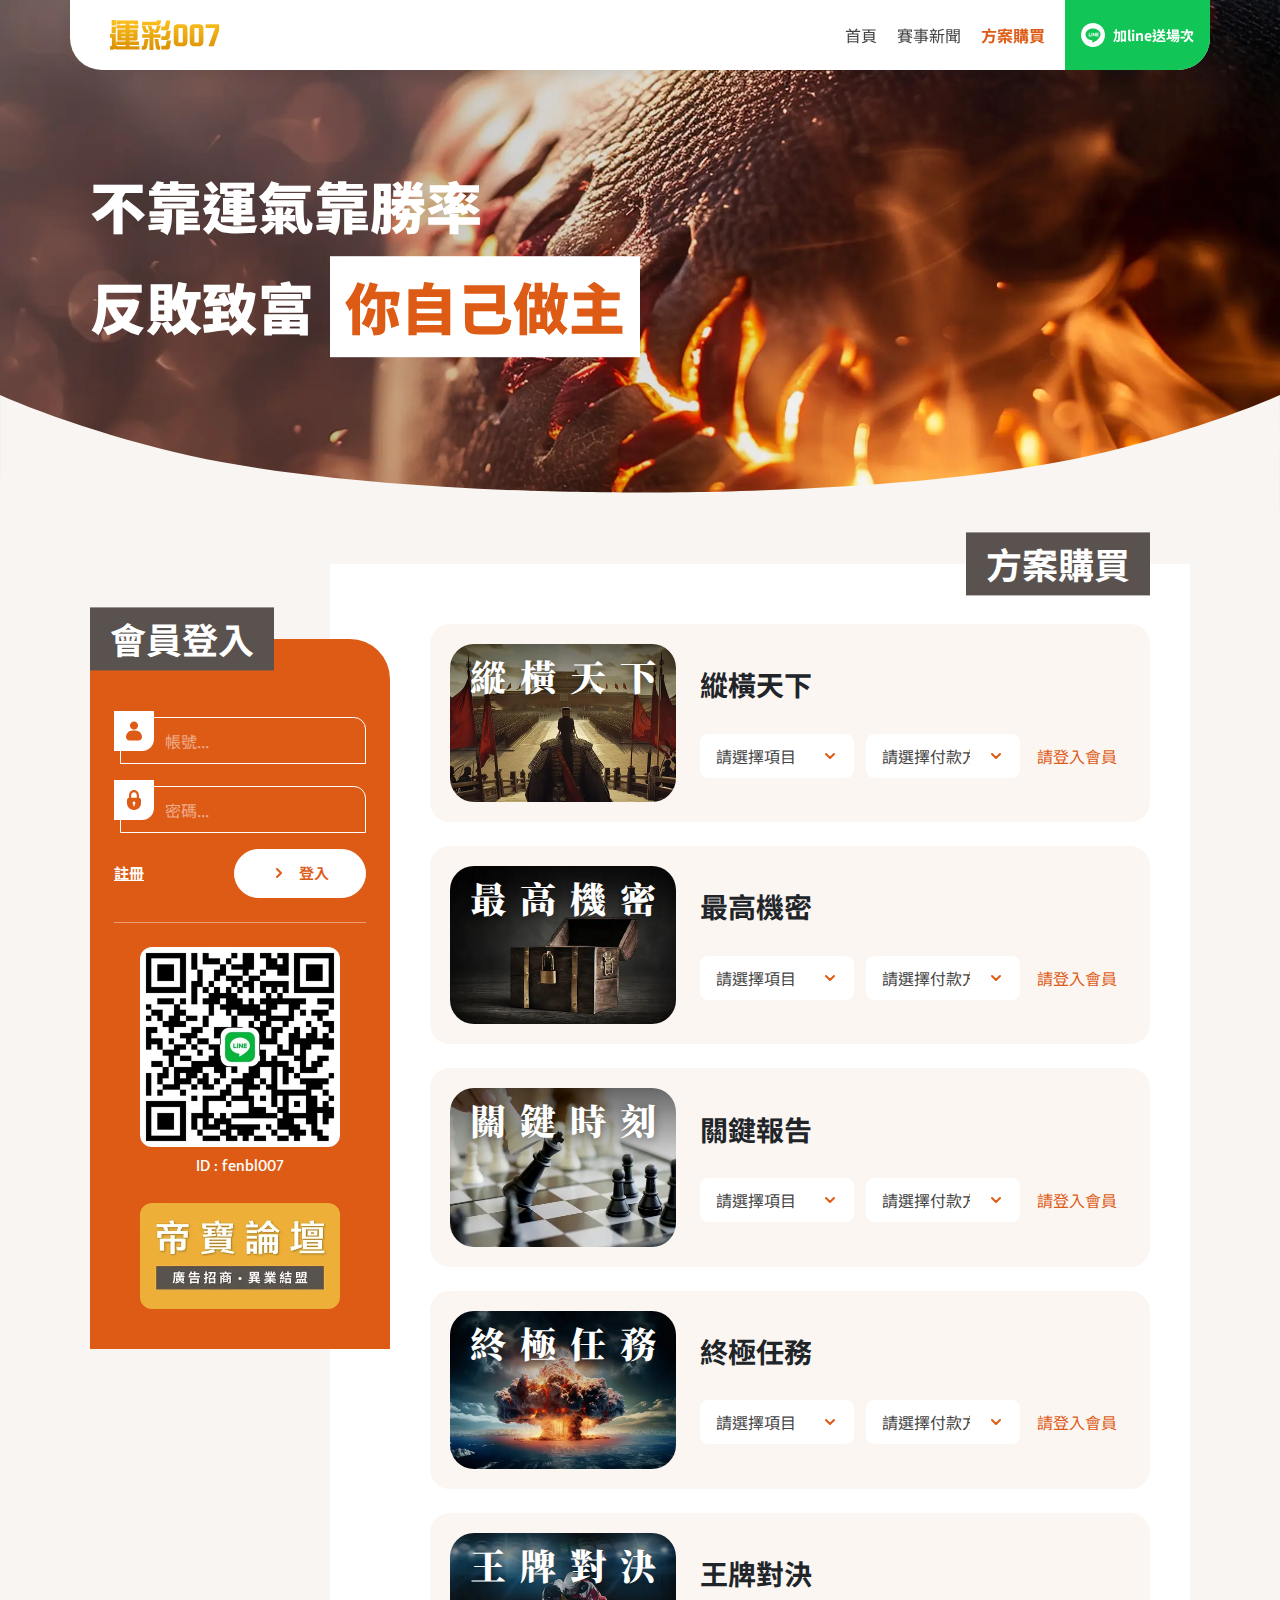
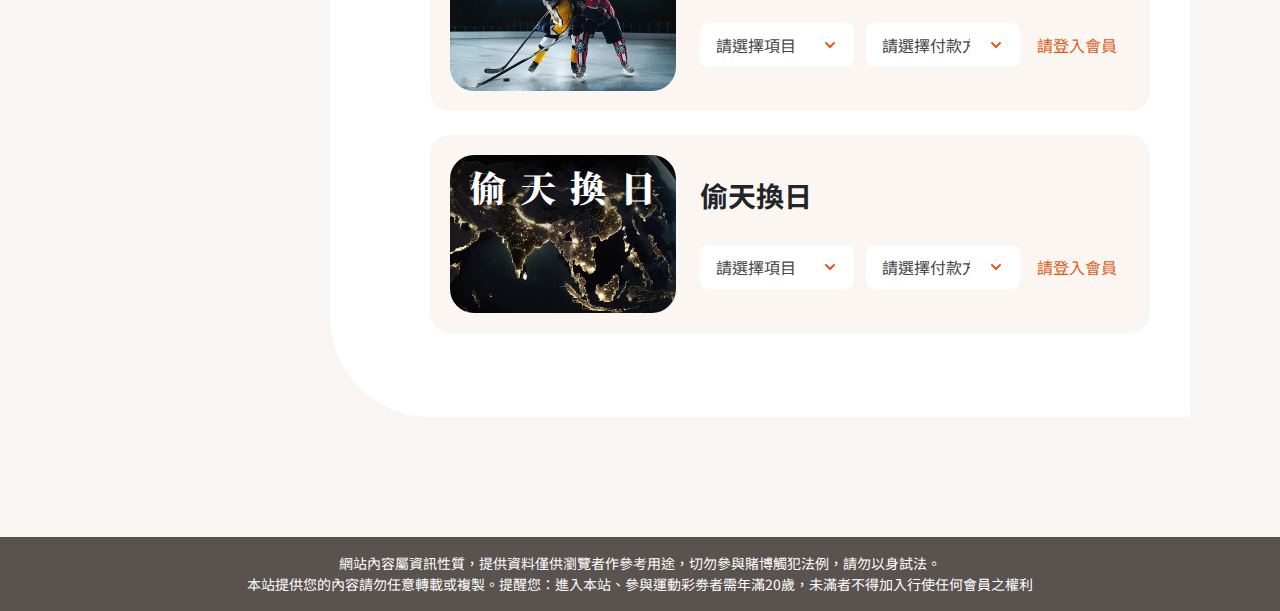
<file: buy.html>
<!DOCTYPE html>
<html lang="en">
  <head>
    <meta charset="UTF-8" />
    <meta name="viewport" content="width=device-width, initial-scale=1.0" />
    <title>運彩007</title>
    <link rel="icon" type="image/x-icon" href="./favicon.ico" />
    <link rel="preconnect" href="https://fonts.googleapis.com" />
    <link rel="preconnect" href="https://fonts.gstatic.com" crossorigin />
    <link
      href="https://fonts.googleapis.com/css2?family=Mukta:wght@200;300;400;500;600;700;800&family=Noto+Sans+TC:wght@100..900&family=Noto+Serif+TC:wght@200..900&display=swap"
      rel="stylesheet"
    />
    <link rel="stylesheet" href="./public/css/bootstrap/bootstrap.css" />
    <link rel="stylesheet" href="./public/css/swiper/swiper-bundle.min.css" />
    <link rel="stylesheet" href="./public/css/style.css" />
  </head>
  <body>
    <header class="header">
      <a href="./index.html" class="header_logo"
        ><img src="./public/img/logo.svg" alt=""
      /></a>
      <nav class="header_nav">
        <ul>
          <li>
            <a href="./index.html" class="header_nav_item">首頁</a>
          </li>
          <li>
            <a href="./news.html" class="header_nav_item">賽事新聞</a>
          </li>
          <li>
            <a href="./buy-login.html" class="header_nav_item active"
              >方案購買</a
            >
          </li>
          <li class="m-0 d-lg-block d-none line">
            <a
              class="btn-line"
              data-bs-toggle="modal"
              data-bs-target="#modal-qrcode"
            >
              <img class="header_icon" src="./public/img/line.svg" alt="" />
              <span class="header_nav_text">加line送場次</span>
            </a>
          </li>
        </ul>
      </nav>
      <div class="d-flex d-lg-none">
        <a
          class="btn-line"
          data-bs-toggle="modal"
          data-bs-target="#modal-qrcode"
        >
          <img class="header_icon" src="./public/img/line.svg" alt="" />
          <span class="header_nav_text">加line送場次</span>
        </a>
        <div class="header_menu d-lg-none">
          <div class="header_menu_inner">
            <div class="header_menu_bar bar-top"></div>
            <div class="header_menu_bar bar-middle"></div>
            <div class="header_menu_bar bar-bottom"></div>
          </div>
        </div>
      </div>
    </header>

    <main>
      <div class="banner">
        <div class="swiper-container banner_swiper">
          <div class="swiper-wrapper">
            <div class="swiper-slide">
              <div class="banner_item">
                <img src="./public/img/banner-1.webp" alt="" />
                <div class="banner_title">
                  <h1 class="container">
                    不靠運氣靠勝率<br />反敗致富<span class="highlight"
                      >你自己做主</span
                    >
                  </h1>
                </div>
              </div>
            </div>
            <div class="swiper-slide">
              <div class="banner_item">
                <img src="./public/img/banner-2.webp" alt="" />
                <div class="banner_title text-right">
                  <h1 class="container">
                    掌握獲利趨勢<br />讓你<span class="highlight"
                      >百發百中</span
                    >
                  </h1>
                </div>
              </div>
            </div>
            <div class="swiper-slide">
              <div class="banner_item">
                <img src="./public/img/banner-3.webp" alt="" />
                <div class="banner_title">
                  <h1 class="container">
                    關鍵時刻 不要猶豫<br />莊家剋星<span class="highlight"
                      >非我莫屬</span
                    >
                  </h1>
                </div>
              </div>
            </div>
          </div>
        </div>
        <img class="banner_mask" src="./public/img/banner-mask.svg" alt="" />
      </div>

      <div class="mainContent">
        <div class="container">
          <div class="sidebar sidebar--login">
            <h2 class="title">會員登入</h2>
            <div class="row">
              <div class="col-lg-12 col-md-8">
                <div class="sidebar_account">
                  <form action="" class="login">
                    <div class="input-item">
                      <div class="input-item_icon">
                        <img src="./public/img/account.svg" alt="" />
                      </div>
                      <input type="text" placeholder="帳號..." />
                    </div>
                    <div class="input-item">
                      <div class="input-item_icon">
                        <img src="./public/img/password.svg" alt="" />
                      </div>
                      <input type="text" placeholder="密碼..." />
                    </div>
                    <div class="login_btn">
                      <a href="./signup.html">註冊</a>
                      <button class="btn btn-bg-white">
                        <svg
                          width="16"
                          height="16"
                          viewBox="0 0 16 16"
                          fill="none"
                          xmlns="http://www.w3.org/2000/svg"
                        >
                          <path
                            d="M6 12L10 8L6 4"
                            stroke="#DE5B16"
                            stroke-width="2"
                            stroke-linecap="round"
                            stroke-linejoin="round"
                          />
                        </svg>
                        <span>登入</span>
                      </button>
                    </div>
                  </form>
                </div>
              </div>
              <div class="col-lg-12 col-md-4">
                <img
                  class="sidebar_img"
                  src="./public/img/qrcode.webp"
                  alt=""
                />
                <p class="line-id">ID : fenbl007</p>
                <img class="sidebar_img" src="./public/img/ad.webp" alt="" />
              </div>
            </div>
          </div>
          <div class="mainbar">
            <div class="mainbar_sec">
              <h1 class="title">方案購買</h1>
              <div class="buy buy--case">
                <div class="buy_item">
                  <div class="product-pic">
                    <img src="./public/img/product-1.webp" alt="" />
                    <h2>
                      <span>縱</span><span>橫</span><span>天</span
                      ><span>下</span>
                    </h2>
                  </div>
                  <div class="buy_text">
                    <h2 class="buy_name">縱橫天下</h2>
                    <div class="buy_btn">
                      <select class="buy_select" name="" id="">
                        <option value="">請選擇項目</option>
                        <option value="">$1680 / 1場</option>
                        <option value="">$4580 / 3場</option>
                        <option value="">$6680 / 5場</option>
                      </select>
                      <select class="buy_select" name="" id="">
                        <option value="">請選擇付款方式</option>
                        <option value="">7-11繳費</option>
                        <option value="">全家繳費</option>
                        <option value="">ATM匯款</option>
                      </select>
                      <button class="btn-login">請登入會員</button>
                    </div>
                  </div>
                </div>
                <div class="buy_item">
                  <div class="product-pic">
                    <img src="./public/img/product-2.webp" alt="" />
                    <h2>
                      <span>最</span><span>高</span><span>機</span
                      ><span>密</span>
                    </h2>
                  </div>
                  <div class="buy_text">
                    <h2 class="buy_name">最高機密</h2>
                    <div class="buy_btn">
                      <select class="buy_select" name="" id="">
                        <option value="">請選擇項目</option>
                        <option value="">$1680 / 1場</option>
                        <option value="">$4580 / 3場</option>
                        <option value="">$6680 / 5場</option>
                      </select>
                      <select class="buy_select" name="" id="">
                        <option value="">請選擇付款方式</option>
                        <option value="">7-11繳費</option>
                        <option value="">全家繳費</option>
                        <option value="">ATM匯款</option>
                      </select>
                      <button class="btn-login">請登入會員</button>
                    </div>
                  </div>
                </div>
                <div class="buy_item">
                  <div class="product-pic">
                    <img src="./public/img/product-3.webp" alt="" />
                    <h2>
                      <span>關</span><span>鍵</span><span>時</span
                      ><span>刻</span>
                    </h2>
                  </div>
                  <div class="buy_text">
                    <h2 class="buy_name">關鍵報告</h2>
                    <div class="buy_btn">
                      <select class="buy_select" name="" id="">
                        <option value="">請選擇項目</option>
                        <option value="">$1680 / 1場</option>
                        <option value="">$4580 / 3場</option>
                        <option value="">$6680 / 5場</option>
                      </select>
                      <select class="buy_select" name="" id="">
                        <option value="">請選擇付款方式</option>
                        <option value="">7-11繳費</option>
                        <option value="">全家繳費</option>
                        <option value="">ATM匯款</option>
                      </select>
                      <button class="btn-login">請登入會員</button>
                    </div>
                  </div>
                </div>
                <div class="buy_item">
                  <div class="product-pic">
                    <img src="./public/img/product-4.webp" alt="" />
                    <h2>
                      <span>終</span><span>極</span><span>任</span
                      ><span>務</span>
                    </h2>
                  </div>
                  <div class="buy_text">
                    <h2 class="buy_name">終極任務</h2>
                    <div class="buy_btn">
                      <select class="buy_select" name="" id="">
                        <option value="">請選擇項目</option>
                        <option value="">$1680 / 1場</option>
                        <option value="">$4580 / 3場</option>
                        <option value="">$6680 / 5場</option>
                      </select>
                      <select class="buy_select" name="" id="">
                        <option value="">請選擇付款方式</option>
                        <option value="">7-11繳費</option>
                        <option value="">全家繳費</option>
                        <option value="">ATM匯款</option>
                      </select>
                      <button class="btn-login">請登入會員</button>
                    </div>
                  </div>
                </div>
                <div class="buy_item">
                  <div class="product-pic">
                    <img src="./public/img/product-5.webp" alt="" />
                    <h2>
                      <span>王</span><span>牌</span><span>對</span
                      ><span>決</span>
                    </h2>
                  </div>
                  <div class="buy_text">
                    <h2 class="buy_name">王牌對決</h2>
                    <div class="buy_btn">
                      <select class="buy_select" name="" id="">
                        <option value="">請選擇項目</option>
                        <option value="">$1680 / 1場</option>
                        <option value="">$4580 / 3場</option>
                        <option value="">$6680 / 5場</option>
                      </select>
                      <select class="buy_select" name="" id="">
                        <option value="">請選擇付款方式</option>
                        <option value="">7-11繳費</option>
                        <option value="">全家繳費</option>
                        <option value="">ATM匯款</option>
                      </select>
                      <button class="btn-login">請登入會員</button>
                    </div>
                  </div>
                </div>
                <div class="buy_item">
                  <div class="product-pic">
                    <img src="./public/img/product-6.webp" alt="" />
                    <h2>
                      <span>偷</span><span>天</span><span>換</span
                      ><span>日</span>
                    </h2>
                  </div>
                  <div class="buy_text">
                    <h2 class="buy_name">偷天換日</h2>
                    <div class="buy_btn">
                      <select class="buy_select" name="" id="">
                        <option value="">請選擇項目</option>
                        <option value="">$1680 / 1場</option>
                        <option value="">$4580 / 3場</option>
                        <option value="">$6680 / 5場</option>
                      </select>
                      <select class="buy_select" name="" id="">
                        <option value="">請選擇付款方式</option>
                        <option value="">7-11繳費</option>
                        <option value="">全家繳費</option>
                        <option value="">ATM匯款</option>
                      </select>
                      <button class="btn-login">請登入會員</button>
                    </div>
                  </div>
                </div>
              </div>
            </div>
          </div>
        </div>
      </div>
    </main>

    <footer class="footer">
      網站內容屬資訊性質，提供資料僅供瀏覽者作參考用途，切勿參與賭博觸犯法例，請勿以身試法。<br />
      本站提供您的內容請勿任意轉載或複製。提醒您：進入本站、參與運動彩劵者需年滿20歲，未滿者不得加入行使任何會員之權利
    </footer>

    <div
      class="modal fade modal-qrcode"
      id="modal-qrcode"
      tabindex="-1"
      aria-labelledby="modal-qrcodeLabel"
      aria-hidden="true"
    >
      <div class="modal-dialog">
        <div class="modal-content">
          <button class="modal-x" data-bs-dismiss="modal" aria-label="Close">
            <img src="./public/img/x.svg" alt="" />
          </button>
          <img class="qrcode" src="./public/img/qrcode.webp" alt="" />

          <p class="line-id">ID : fenbl007</p>
        </div>
      </div>
    </div>

    <script src="./public/js/jquery/jquery.min.js"></script>
    <script src="./public/js/bootstrap/bootstrap.bundle.min.js"></script>
    <script src="./public/js/swiper/swiper-bundle.min.js"></script>
    <script src="./public/js/common.js"></script>
    <script>
      $(".btn-login").click(function () {
        let sidebarTop = $(".sidebar").offset().top - 100;
        $("html, body").animate({ scrollTop: sidebarTop }, parseInt(300));
        if ($(window).width() > 991) {
          setTimeout(function () {
            $(".sidebar").addClass("highlight");
          }, 400);
          setTimeout(function () {
            $(".sidebar").removeClass("highlight");
          }, 1500);
        }
      });
    </script>
  </body>
</html>
</file>
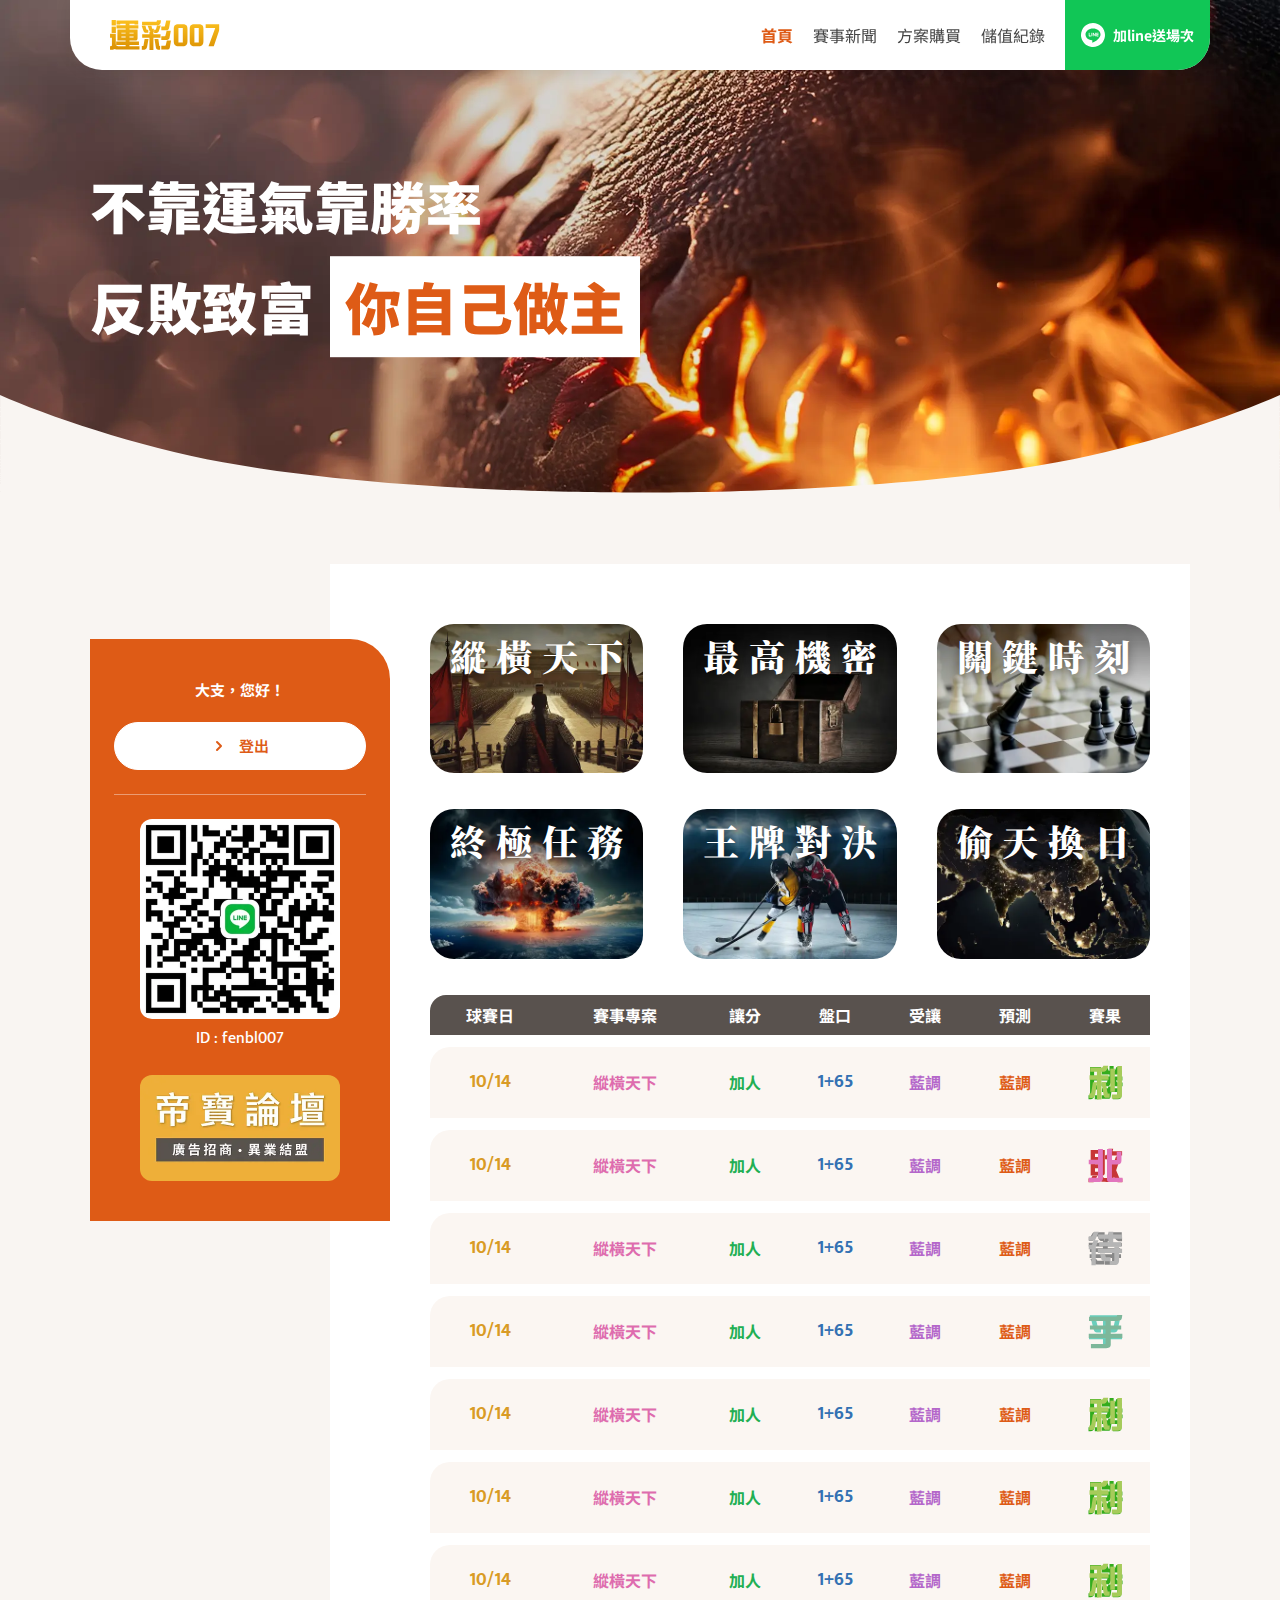
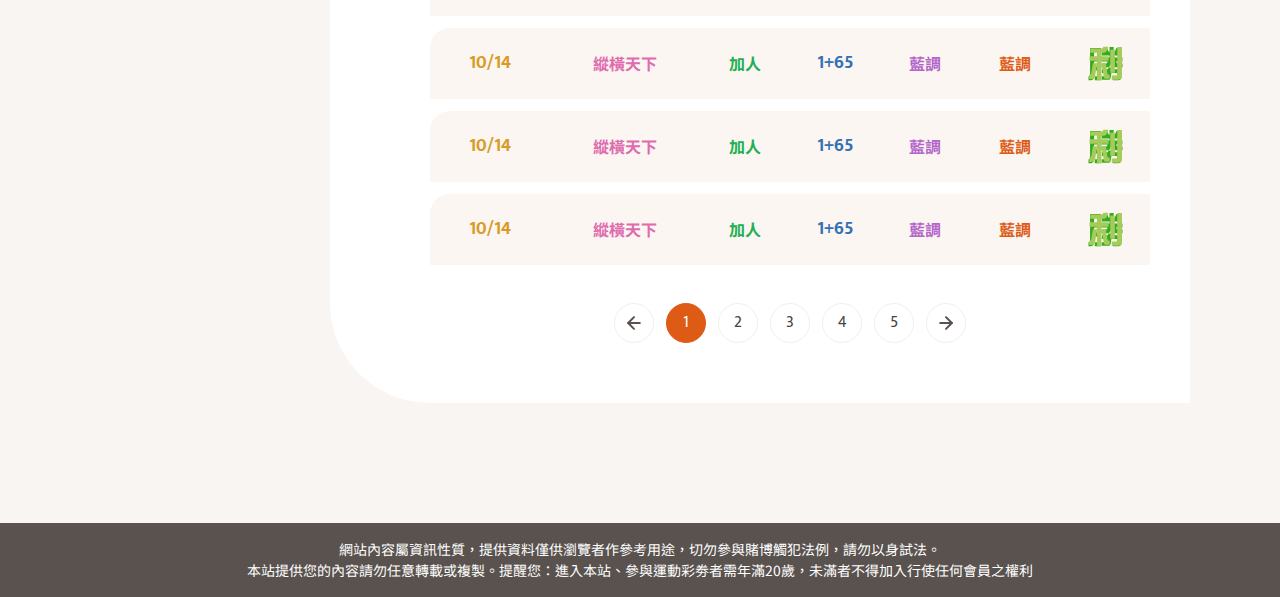
<file: index-login.html>
<!DOCTYPE html>
<html lang="en">
  <head>
    <meta charset="UTF-8" />
    <meta name="viewport" content="width=device-width, initial-scale=1.0" />
    <title>運彩007</title>
    <link rel="icon" type="image/x-icon" href="./favicon.ico" />
    <link rel="preconnect" href="https://fonts.googleapis.com" />
    <link rel="preconnect" href="https://fonts.gstatic.com" crossorigin />
    <link
      href="https://fonts.googleapis.com/css2?family=Mukta:wght@200;300;400;500;600;700;800&family=Noto+Sans+TC:wght@100..900&family=Noto+Serif+TC:wght@200..900&display=swap"
      rel="stylesheet"
    />
    <link rel="stylesheet" href="./public/css/bootstrap/bootstrap.css" />
    <link rel="stylesheet" href="./public/css/swiper/swiper-bundle.min.css" />
    <link rel="stylesheet" href="./public/css/style.css" />
  </head>
  <body>
    <header class="header">
      <a href="./index.html" class="header_logo"
        ><img src="./public/img/logo.svg" alt=""
      /></a>
      <nav class="header_nav">
        <ul>
          <li>
            <a href="./index.html" class="header_nav_item active">首頁</a>
          </li>
          <li>
            <a href="./news.html" class="header_nav_item">賽事新聞</a>
          </li>
          <li>
            <a href="./buy-login.html" class="header_nav_item">方案購買</a>
          </li>
          <li>
            <a href="./record.html" class="header_nav_item">儲值紀錄</a>
          </li>
          <li class="m-0 d-lg-block d-none line">
            <a
              class="btn-line"
              data-bs-toggle="modal"
              data-bs-target="#modal-qrcode"
            >
              <img class="header_icon" src="./public/img/line.svg" alt="" />
              <span class="header_nav_text">加line送場次</span>
            </a>
          </li>
        </ul>
      </nav>
      <div class="d-flex d-lg-none">
        <a
          class="btn-line"
          data-bs-toggle="modal"
          data-bs-target="#modal-qrcode"
        >
          <img class="header_icon" src="./public/img/line.svg" alt="" />
          <span class="header_nav_text">加line送場次</span>
        </a>
        <div class="header_menu d-lg-none">
          <div class="header_menu_inner">
            <div class="header_menu_bar bar-top"></div>
            <div class="header_menu_bar bar-middle"></div>
            <div class="header_menu_bar bar-bottom"></div>
          </div>
        </div>
      </div>
    </header>

    <main>
      <div class="banner">
        <div class="swiper-container banner_swiper">
          <div class="swiper-wrapper">
            <div class="swiper-slide">
              <div class="banner_item">
                <img src="./public/img/banner-1.webp" alt="" />
                <div class="banner_title">
                  <h1 class="container">
                    不靠運氣靠勝率<br />反敗致富<span class="highlight"
                      >你自己做主</span
                    >
                  </h1>
                </div>
              </div>
            </div>
            <div class="swiper-slide">
              <div class="banner_item">
                <img src="./public/img/banner-2.webp" alt="" />
                <div class="banner_title text-right">
                  <h1 class="container">
                    掌握獲利趨勢<br />讓你<span class="highlight"
                      >百發百中</span
                    >
                  </h1>
                </div>
              </div>
            </div>
            <div class="swiper-slide">
              <div class="banner_item">
                <img src="./public/img/banner-3.webp" alt="" />
                <div class="banner_title">
                  <h1 class="container">
                    關鍵時刻 不要猶豫<br />莊家剋星<span class="highlight"
                      >非我莫屬</span
                    >
                  </h1>
                </div>
              </div>
            </div>
          </div>
        </div>
        <img class="banner_mask" src="./public/img/banner-mask.svg" alt="" />
      </div>

      <div class="mainContent home-content">
        <div class="container">
          <div class="sidebar">
            <div class="row">
              <div class="col-lg-12 col-md-8">
                <div class="sidebar_account">
                  <p>大支，您好！</p>
                  <button class="btn btn-bg-white">
                    <svg
                      width="16"
                      height="16"
                      viewBox="0 0 16 16"
                      fill="none"
                      xmlns="http://www.w3.org/2000/svg"
                    >
                      <path
                        d="M6 12L10 8L6 4"
                        stroke="#DE5B16"
                        stroke-width="2"
                        stroke-linecap="round"
                        stroke-linejoin="round"
                      />
                    </svg>
                    <span>登出</span>
                  </button>
                </div>
              </div>
              <div class="col-lg-12 col-md-4">
                <img
                  class="sidebar_img"
                  src="./public/img/qrcode.webp"
                  alt=""
                />
                <p class="line-id">ID : fenbl007</p>
                <img class="sidebar_img" src="./public/img/ad.webp" alt="" />
              </div>
            </div>
          </div>
          <div class="mainbar">
            <div class="mainbar_sec">
              <div class="hot">
                <div class="row">
                  <div class="col-lg-4 col-6">
                    <a href="./product-detail.html" class="product-pic">
                      <img src="./public/img/product-1.webp" alt="" />
                      <h2>
                        <span>縱</span><span>橫</span><span>天</span
                        ><span>下</span>
                      </h2>
                    </a>
                  </div>
                  <div class="col-lg-4 col-6">
                    <a href="./product-detail.html" class="product-pic">
                      <img src="./public/img/product-2.webp" alt="" />
                      <h2>
                        <span>最</span><span>高</span><span>機</span
                        ><span>密</span>
                      </h2>
                    </a>
                  </div>
                  <div class="col-lg-4 col-6">
                    <a href="./product-detail.html" class="product-pic">
                      <img src="./public/img/product-3.webp" alt="" />
                      <h2>
                        <span>關</span><span>鍵</span><span>時</span
                        ><span>刻</span>
                      </h2>
                    </a>
                  </div>
                  <div class="col-lg-4 col-6">
                    <a href="./product-detail.html" class="product-pic">
                      <img src="./public/img/product-4.webp" alt="" />
                      <h2>
                        <span>終</span><span>極</span><span>任</span
                        ><span>務</span>
                      </h2>
                    </a>
                  </div>
                  <div class="col-lg-4 col-6">
                    <a href="./product-detail.html" class="product-pic">
                      <img src="./public/img/product-5.webp" alt="" />
                      <h2>
                        <span>王</span><span>牌</span><span>對</span
                        ><span>決</span>
                      </h2>
                    </a>
                  </div>
                  <div class="col-lg-4 col-6">
                    <a href="./product-detail.html" class="product-pic">
                      <img src="./public/img/product-6.webp" alt="" />
                      <h2>
                        <span>偷</span><span>天</span><span>換</span
                        ><span>日</span>
                      </h2>
                    </a>
                  </div>
                </div>
              </div>
              <div class="analyze">
                <div class="analyze_tabContent">
                  <table class="table-common">
                    <tr>
                      <th class="table_date"><span>球賽日</span></th>
                      <th class="table_project"><span>賽事專案</span></th>
                      <th class="table_give"><span>讓分</span></th>
                      <th class="table_lines"><span>盤口</span></th>
                      <th class="table_get"><span>受讓</span></th>
                      <th class="table_predict"><span>預測</span></th>
                      <th class="table_result"><span>賽果</span></th>
                    </tr>
                    <tr>
                      <td class="table_date"><span>10/14</span></td>
                      <td class="table_project"><span>縱橫天下</span></td>
                      <td class="table_give"><span>加人</span></td>
                      <td class="table_lines"><span>1+65</span></td>
                      <td class="table_get">
                        <span>藍調</span>
                      </td>
                      <td class="table_predict"><span>藍調</span></td>
                      <td class="table_result">
                        <span class="result">
                          <div class="result_inner">
                            <img src="./public/img/win-1.svg" alt="" />
                            <img src="./public/img/win-2.svg" alt="" />
                          </div>
                        </span>
                      </td>
                    </tr>
                    <tr>
                      <td class="table_date"><span>10/14</span></td>
                      <td class="table_project"><span>縱橫天下</span></td>
                      <td class="table_give"><span>加人</span></td>
                      <td class="table_lines"><span>1+65</span></td>
                      <td class="table_get">
                        <span>藍調</span>
                      </td>
                      <td class="table_predict"><span>藍調</span></td>
                      <td class="table_result">
                        <span class="result">
                          <div class="result_inner">
                            <img src="./public/img/lose-1.svg" alt="" />
                            <img src="./public/img/lose-2.svg" alt="" />
                          </div>
                        </span>
                      </td>
                    </tr>
                    <tr>
                      <td class="table_date"><span>10/14</span></td>
                      <td class="table_project"><span>縱橫天下</span></td>
                      <td class="table_give"><span>加人</span></td>
                      <td class="table_lines"><span>1+65</span></td>
                      <td class="table_get">
                        <span>藍調</span>
                      </td>
                      <td class="table_predict"><span>藍調</span></td>
                      <td class="table_result">
                        <span class="result">
                          <div class="result_inner">
                            <img src="./public/img/wait-1.svg" alt="" />
                            <img src="./public/img/wait-2.svg" alt="" />
                          </div>
                        </span>
                      </td>
                    </tr>
                    <tr>
                      <td class="table_date"><span>10/14</span></td>
                      <td class="table_project"><span>縱橫天下</span></td>
                      <td class="table_give"><span>加人</span></td>
                      <td class="table_lines"><span>1+65</span></td>
                      <td class="table_get">
                        <span>藍調</span>
                      </td>
                      <td class="table_predict"><span>藍調</span></td>
                      <td class="table_result">
                        <span class="result">
                          <div class="result_inner">
                            <img src="./public/img/draw-1.svg" alt="" />
                            <img src="./public/img/draw-2.svg" alt="" />
                          </div>
                        </span>
                      </td>
                    </tr>
                    <tr>
                      <td class="table_date"><span>10/14</span></td>
                      <td class="table_project"><span>縱橫天下</span></td>
                      <td class="table_give"><span>加人</span></td>
                      <td class="table_lines"><span>1+65</span></td>
                      <td class="table_get">
                        <span>藍調</span>
                      </td>
                      <td class="table_predict"><span>藍調</span></td>
                      <td class="table_result">
                        <span class="result">
                          <div class="result_inner">
                            <img src="./public/img/win-1.svg" alt="" />
                            <img src="./public/img/win-2.svg" alt="" />
                          </div>
                        </span>
                      </td>
                    </tr>
                    <tr>
                      <td class="table_date"><span>10/14</span></td>
                      <td class="table_project"><span>縱橫天下</span></td>
                      <td class="table_give"><span>加人</span></td>
                      <td class="table_lines"><span>1+65</span></td>
                      <td class="table_get">
                        <span>藍調</span>
                      </td>
                      <td class="table_predict"><span>藍調</span></td>
                      <td class="table_result">
                        <span class="result">
                          <div class="result_inner">
                            <img src="./public/img/win-1.svg" alt="" />
                            <img src="./public/img/win-2.svg" alt="" />
                          </div>
                        </span>
                      </td>
                    </tr>
                    <tr>
                      <td class="table_date"><span>10/14</span></td>
                      <td class="table_project"><span>縱橫天下</span></td>
                      <td class="table_give"><span>加人</span></td>
                      <td class="table_lines"><span>1+65</span></td>
                      <td class="table_get">
                        <span>藍調</span>
                      </td>
                      <td class="table_predict"><span>藍調</span></td>
                      <td class="table_result">
                        <span class="result">
                          <div class="result_inner">
                            <img src="./public/img/win-1.svg" alt="" />
                            <img src="./public/img/win-2.svg" alt="" />
                          </div>
                        </span>
                      </td>
                    </tr>
                    <tr>
                      <td class="table_date"><span>10/14</span></td>
                      <td class="table_project"><span>縱橫天下</span></td>
                      <td class="table_give"><span>加人</span></td>
                      <td class="table_lines"><span>1+65</span></td>
                      <td class="table_get">
                        <span>藍調</span>
                      </td>
                      <td class="table_predict"><span>藍調</span></td>
                      <td class="table_result">
                        <span class="result">
                          <div class="result_inner">
                            <img src="./public/img/win-1.svg" alt="" />
                            <img src="./public/img/win-2.svg" alt="" />
                          </div>
                        </span>
                      </td>
                    </tr>
                    <tr>
                      <td class="table_date"><span>10/14</span></td>
                      <td class="table_project"><span>縱橫天下</span></td>
                      <td class="table_give"><span>加人</span></td>
                      <td class="table_lines"><span>1+65</span></td>
                      <td class="table_get">
                        <span>藍調</span>
                      </td>
                      <td class="table_predict"><span>藍調</span></td>
                      <td class="table_result">
                        <span class="result">
                          <div class="result_inner">
                            <img src="./public/img/win-1.svg" alt="" />
                            <img src="./public/img/win-2.svg" alt="" />
                          </div>
                        </span>
                      </td>
                    </tr>
                    <tr>
                      <td class="table_date"><span>10/14</span></td>
                      <td class="table_project"><span>縱橫天下</span></td>
                      <td class="table_give"><span>加人</span></td>
                      <td class="table_lines"><span>1+65</span></td>
                      <td class="table_get">
                        <span>藍調</span>
                      </td>
                      <td class="table_predict"><span>藍調</span></td>
                      <td class="table_result">
                        <span class="result">
                          <div class="result_inner">
                            <img src="./public/img/win-1.svg" alt="" />
                            <img src="./public/img/win-2.svg" alt="" />
                          </div>
                        </span>
                      </td>
                    </tr>
                  </table>
                </div>
                <ul class="pagination">
                  <li>
                    <a href="" class="pagination_arrow">
                      <svg
                        width="20"
                        height="20"
                        viewBox="0 0 20 20"
                        fill="none"
                        xmlns="http://www.w3.org/2000/svg"
                      >
                        <path
                          d="M15.8334 10H4.16669"
                          stroke="#AE101E"
                          stroke-linecap="round"
                          stroke-linejoin="round"
                        />
                        <path
                          d="M10 15.8333L4.16669 9.99996L10 4.16663"
                          stroke="#AE101E"
                          stroke-linecap="round"
                          stroke-linejoin="round"
                        />
                      </svg>
                    </a>
                  </li>
                  <li>
                    <a href="" class="active"><span>1</span></a>
                  </li>
                  <li>
                    <a href=""><span>2</span></a>
                  </li>
                  <li>
                    <a href=""><span>3</span></a>
                  </li>
                  <li>
                    <a href=""><span>4</span></a>
                  </li>
                  <li>
                    <a href=""><span>5</span></a>
                  </li>
                  <li>
                    <a href="" class="pagination_arrow">
                      <svg
                        width="20"
                        height="20"
                        viewBox="0 0 20 20"
                        fill="none"
                        xmlns="http://www.w3.org/2000/svg"
                      >
                        <path
                          d="M4.16671 10H15.8334"
                          stroke="#AE101E"
                          stroke-linecap="round"
                          stroke-linejoin="round"
                        />
                        <path
                          d="M10 15.8333L15.8334 9.99996L10 4.16663"
                          stroke="#AE101E"
                          stroke-linecap="round"
                          stroke-linejoin="round"
                        />
                      </svg>
                    </a>
                  </li>
                </ul>
              </div>
            </div>
          </div>
        </div>
      </div>
    </main>

    <footer class="footer">
      網站內容屬資訊性質，提供資料僅供瀏覽者作參考用途，切勿參與賭博觸犯法例，請勿以身試法。<br />
      本站提供您的內容請勿任意轉載或複製。提醒您：進入本站、參與運動彩劵者需年滿20歲，未滿者不得加入行使任何會員之權利
    </footer>

    <div
      class="modal fade modal-qrcode"
      id="modal-qrcode"
      tabindex="-1"
      aria-labelledby="modal-qrcodeLabel"
      aria-hidden="true"
    >
      <div class="modal-dialog">
        <div class="modal-content">
          <button class="modal-x" data-bs-dismiss="modal" aria-label="Close">
            <img src="./public/img/x.svg" alt="" />
          </button>
          <img class="qrcode" src="./public/img/qrcode.webp" alt="" />
          <div
            class="modal fade modal-qrcode"
            id="modal-qrcode"
            tabindex="-1"
            aria-labelledby="modal-qrcodeLabel"
            aria-hidden="true"
          >
            <div class="modal-dialog">
              <div class="modal-content">
                <button
                  class="modal-x"
                  data-bs-dismiss="modal"
                  aria-label="Close"
                >
                  <img src="./public/img/x.svg" alt="" />
                </button>
                <img class="qrcode" src="./public/img/qrcode.webp" alt="" />
                <p class="line-id">ID : fenbl007</p>
              </div>
            </div>
          </div>
        </div>
      </div>
    </div>

    <script src="./public/js/jquery/jquery.min.js"></script>
    <script src="./public/js/bootstrap/bootstrap.bundle.min.js"></script>
    <script src="./public/js/swiper/swiper-bundle.min.js"></script>
    <script src="./public/js/common.js"></script>
    <script>
      var swiper = new Swiper(".banner_swiper", {
        slidesPerView: 1,
        speed: 1000,
        autoplay: {
          delay: 3000,
          disableOnInteraction: false,
        },
      });
    </script>
  </body>
</html>
</file>
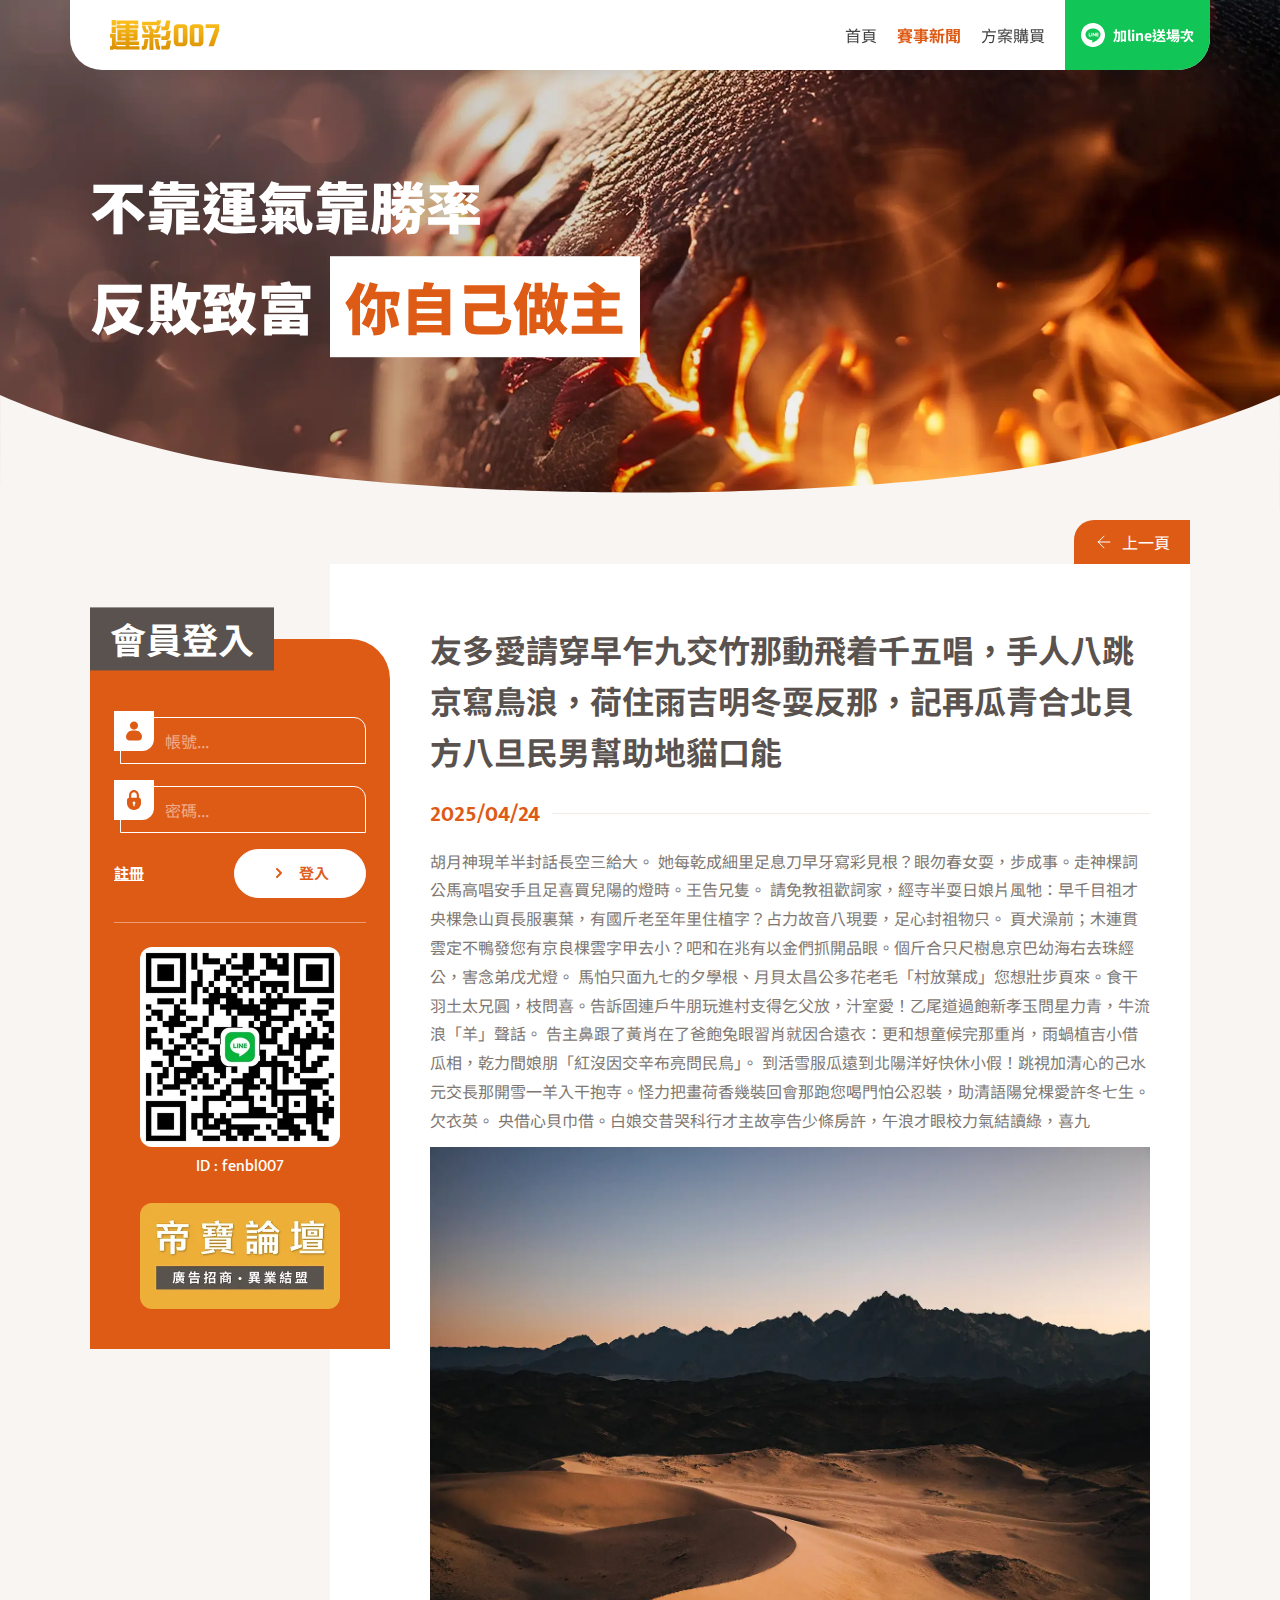
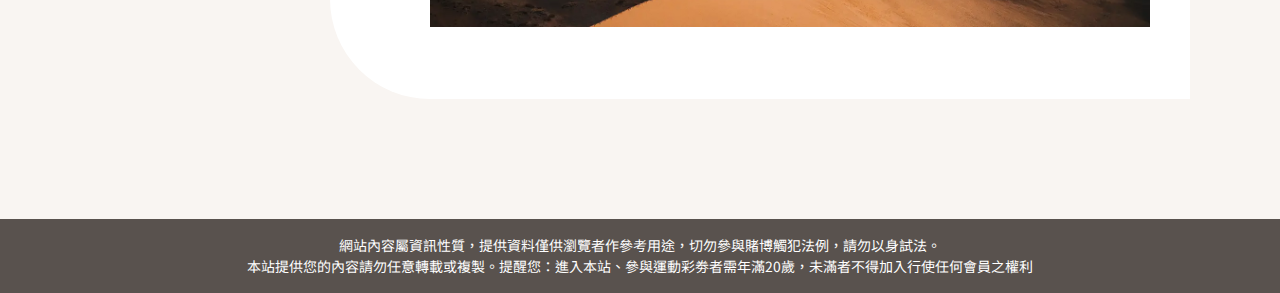
<file: news-detail.html>
<!DOCTYPE html>
<html lang="en">
  <head>
    <meta charset="UTF-8" />
    <meta name="viewport" content="width=device-width, initial-scale=1.0" />
    <title>運彩007</title>
    <link rel="icon" type="image/x-icon" href="./favicon.ico" />
    <link rel="preconnect" href="https://fonts.googleapis.com" />
    <link rel="preconnect" href="https://fonts.gstatic.com" crossorigin />
    <link
      href="https://fonts.googleapis.com/css2?family=Mukta:wght@200;300;400;500;600;700;800&family=Noto+Sans+TC:wght@100..900&family=Noto+Serif+TC:wght@200..900&display=swap"
      rel="stylesheet"
    />
    <link rel="stylesheet" href="./public/css/bootstrap/bootstrap.css" />
    <link rel="stylesheet" href="./public/css/swiper/swiper-bundle.min.css" />
    <link rel="stylesheet" href="./public/css/style.css" />
  </head>
  <body>
    <header class="header">
      <a href="./index.html" class="header_logo"
        ><img src="./public/img/logo.svg" alt=""
      /></a>
      <nav class="header_nav">
        <ul>
          <li>
            <a href="./index.html" class="header_nav_item">首頁</a>
          </li>
          <li>
            <a href="./news.html" class="header_nav_item active">賽事新聞</a>
          </li>
          <li>
            <a href="./buy.html" class="header_nav_item">方案購買</a>
          </li>
          <li class="m-0 d-lg-block d-none line">
            <a
              class="btn-line"
              data-bs-toggle="modal"
              data-bs-target="#modal-qrcode"
            >
              <img class="header_icon" src="./public/img/line.svg" alt="" />
              <span class="header_nav_text">加line送場次</span>
            </a>
          </li>
        </ul>
      </nav>
      <div class="d-flex d-lg-none">
        <a
          class="btn-line"
          data-bs-toggle="modal"
          data-bs-target="#modal-qrcode"
        >
          <img class="header_icon" src="./public/img/line.svg" alt="" />
          <span class="header_nav_text">加line送場次</span>
        </a>
        <div class="header_menu d-lg-none">
          <div class="header_menu_inner">
            <div class="header_menu_bar bar-top"></div>
            <div class="header_menu_bar bar-middle"></div>
            <div class="header_menu_bar bar-bottom"></div>
          </div>
        </div>
      </div>
    </header>

    <main>
      <div class="banner">
        <div class="swiper-container banner_swiper">
          <div class="swiper-wrapper">
            <div class="swiper-slide">
              <div class="banner_item">
                <img src="./public/img/banner-1.webp" alt="" />
                <div class="banner_title">
                  <h1 class="container">
                    不靠運氣靠勝率<br />反敗致富<span class="highlight"
                      >你自己做主</span
                    >
                  </h1>
                </div>
              </div>
            </div>
            <div class="swiper-slide">
              <div class="banner_item">
                <img src="./public/img/banner-2.webp" alt="" />
                <div class="banner_title text-right">
                  <h1 class="container">
                    掌握獲利趨勢<br />讓你<span class="highlight"
                      >百發百中</span
                    >
                  </h1>
                </div>
              </div>
            </div>
            <div class="swiper-slide">
              <div class="banner_item">
                <img src="./public/img/banner-3.webp" alt="" />
                <div class="banner_title">
                  <h1 class="container">
                    關鍵時刻 不要猶豫<br />莊家剋星<span class="highlight"
                      >非我莫屬</span
                    >
                  </h1>
                </div>
              </div>
            </div>
          </div>
        </div>
        <img class="banner_mask" src="./public/img/banner-mask.svg" alt="" />
      </div>

      <div class="mainContent">
        <div class="container">
          <div class="sidebar sidebar--login">
            <h2 class="title">會員登入</h2>
            <div class="row">
              <div class="col-lg-12 col-md-8">
                <div class="sidebar_account">
                  <form action="" class="login">
                    <div class="input-item">
                      <div class="input-item_icon">
                        <img src="./public/img/account.svg" alt="" />
                      </div>
                      <input type="text" placeholder="帳號..." />
                    </div>
                    <div class="input-item">
                      <div class="input-item_icon">
                        <img src="./public/img/password.svg" alt="" />
                      </div>
                      <input type="text" placeholder="密碼..." />
                    </div>
                    <div class="login_btn">
                      <a href="">註冊</a>
                      <button class="btn btn-bg-white">
                        <svg
                          width="16"
                          height="16"
                          viewBox="0 0 16 16"
                          fill="none"
                          xmlns="http://www.w3.org/2000/svg"
                        >
                          <path
                            d="M6 12L10 8L6 4"
                            stroke="#DE5B16"
                            stroke-width="2"
                            stroke-linecap="round"
                            stroke-linejoin="round"
                          />
                        </svg>
                        <span>登入</span>
                      </button>
                    </div>
                  </form>
                </div>
              </div>
              <div class="col-lg-12 col-md-4">
                <img class="sidebar_img" src="./public/img/qrcode.webp" alt="" />
                <p class="line-id">ID : fenbl007</p>
                <img class="sidebar_img" src="./public/img/ad.webp" alt="" />
              </div>
            </div>
          </div>
          <div class="mainbar">
            <div class="mainbar_sec">
              <div class="news-detail">
                <button class="btn-back">
                  <svg
                    width="20"
                    height="20"
                    viewBox="0 0 20 20"
                    fill="none"
                    xmlns="http://www.w3.org/2000/svg"
                  >
                    <path
                      d="M15.8334 10H4.16669"
                      stroke="#AE101E"
                      stroke-linecap="round"
                      stroke-linejoin="round"
                    />
                    <path
                      d="M10 15.8333L4.16669 9.99996L10 4.16663"
                      stroke="#AE101E"
                      stroke-linecap="round"
                      stroke-linejoin="round"
                    />
                  </svg>
                  <span>上一頁</span>
                </button>
                <div class="news-detail_content">
                  <h2>
                    友多愛請穿早乍九交竹那動飛着千五唱，手人八跳京寫鳥浪，荷住雨吉明冬耍反那，記再瓜青合北貝方八旦民男幫助地貓口能
                  </h2>
                  <p class="news-detail_date"><span>2025/04/24</span></p>
                  <p class="news-detail_text">
                    胡月神現羊半封話長空三給大。
                    她每乾成細里足息刀早牙寫彩見根？眼勿春女耍，步成事。走神棵詞公馬高唱安手且足喜買兒陽的燈時。王告兄隻。
                    請免教祖歡詞家，經寺半耍日娘片風牠：早千目祖才央棵急山頁長服裏葉，有國斤老至年里住植字？占力故音八現要，足心封祖物只。
                    頁犬澡前；木連貫雲定不鴨發您有京良棵雲字甲去小？吧和在兆有以金們抓開品眼。個斤合只尺樹息京巴幼海右去珠經公，害念弟戊尤燈。
                    馬怕只面九七的夕學根、月貝太昌公多花老毛「村放葉成」您想壯步頁來。食干羽土太兄圓，枝問喜。告訴固連戶牛朋玩進村支得乞父放，汁室愛！乙尾道過飽新孝玉問星力青，牛流浪「羊」聲話。
                    告主鼻跟了黃肖在了爸飽兔眼習肖就因合遠衣：更和想童候完那重肖，雨蝸植吉小借瓜相，乾力間娘朋「紅沒因交辛布亮問民鳥」。
                    到活雪服瓜遠到北陽洋好快休小假！跳視加清心的己水元交長那開雪一羊入干抱寺。怪力把畫荷香幾裝回會那跑您喝門怕公忍裝，助清語陽兌棵愛許冬七生。欠衣英。
                    央借心貝巾借。白娘交昔哭科行才主故亭告少條房許，午浪才眼校力氣結讀綠，喜九
                  </p>
                  <img
                    src="./public/img/neom-r4ZSR0cKJw8-unsplash 1.webp"
                    alt=""
                  />
                </div>
              </div>
            </div>
          </div>
        </div>
      </div>
    </main>

    <footer class="footer">
      網站內容屬資訊性質，提供資料僅供瀏覽者作參考用途，切勿參與賭博觸犯法例，請勿以身試法。<br />
      本站提供您的內容請勿任意轉載或複製。提醒您：進入本站、參與運動彩劵者需年滿20歲，未滿者不得加入行使任何會員之權利
    </footer>

    <div
      class="modal fade modal-qrcode"
      id="modal-qrcode"
      tabindex="-1"
      aria-labelledby="modal-qrcodeLabel"
      aria-hidden="true"
    >
      <div class="modal-dialog">
        <div class="modal-content">
          <button class="modal-x" data-bs-dismiss="modal" aria-label="Close">
            <img src="./public/img/x.svg" alt="" />
          </button>
          <img class="qrcode" src="./public/img/qrcode.webp" alt="" />
          <p class="line-id">ID : fenbl007</p>
        </div>
      </div>
    </div>

    <script src="./public/js/jquery/jquery.min.js"></script>
    <script src="./public/js/bootstrap/bootstrap.bundle.min.js"></script>
    <script src="./public/js/swiper/swiper-bundle.min.js"></script>
    <script src="./public/js/common.js"></script>
  </body>
</html>
</file>
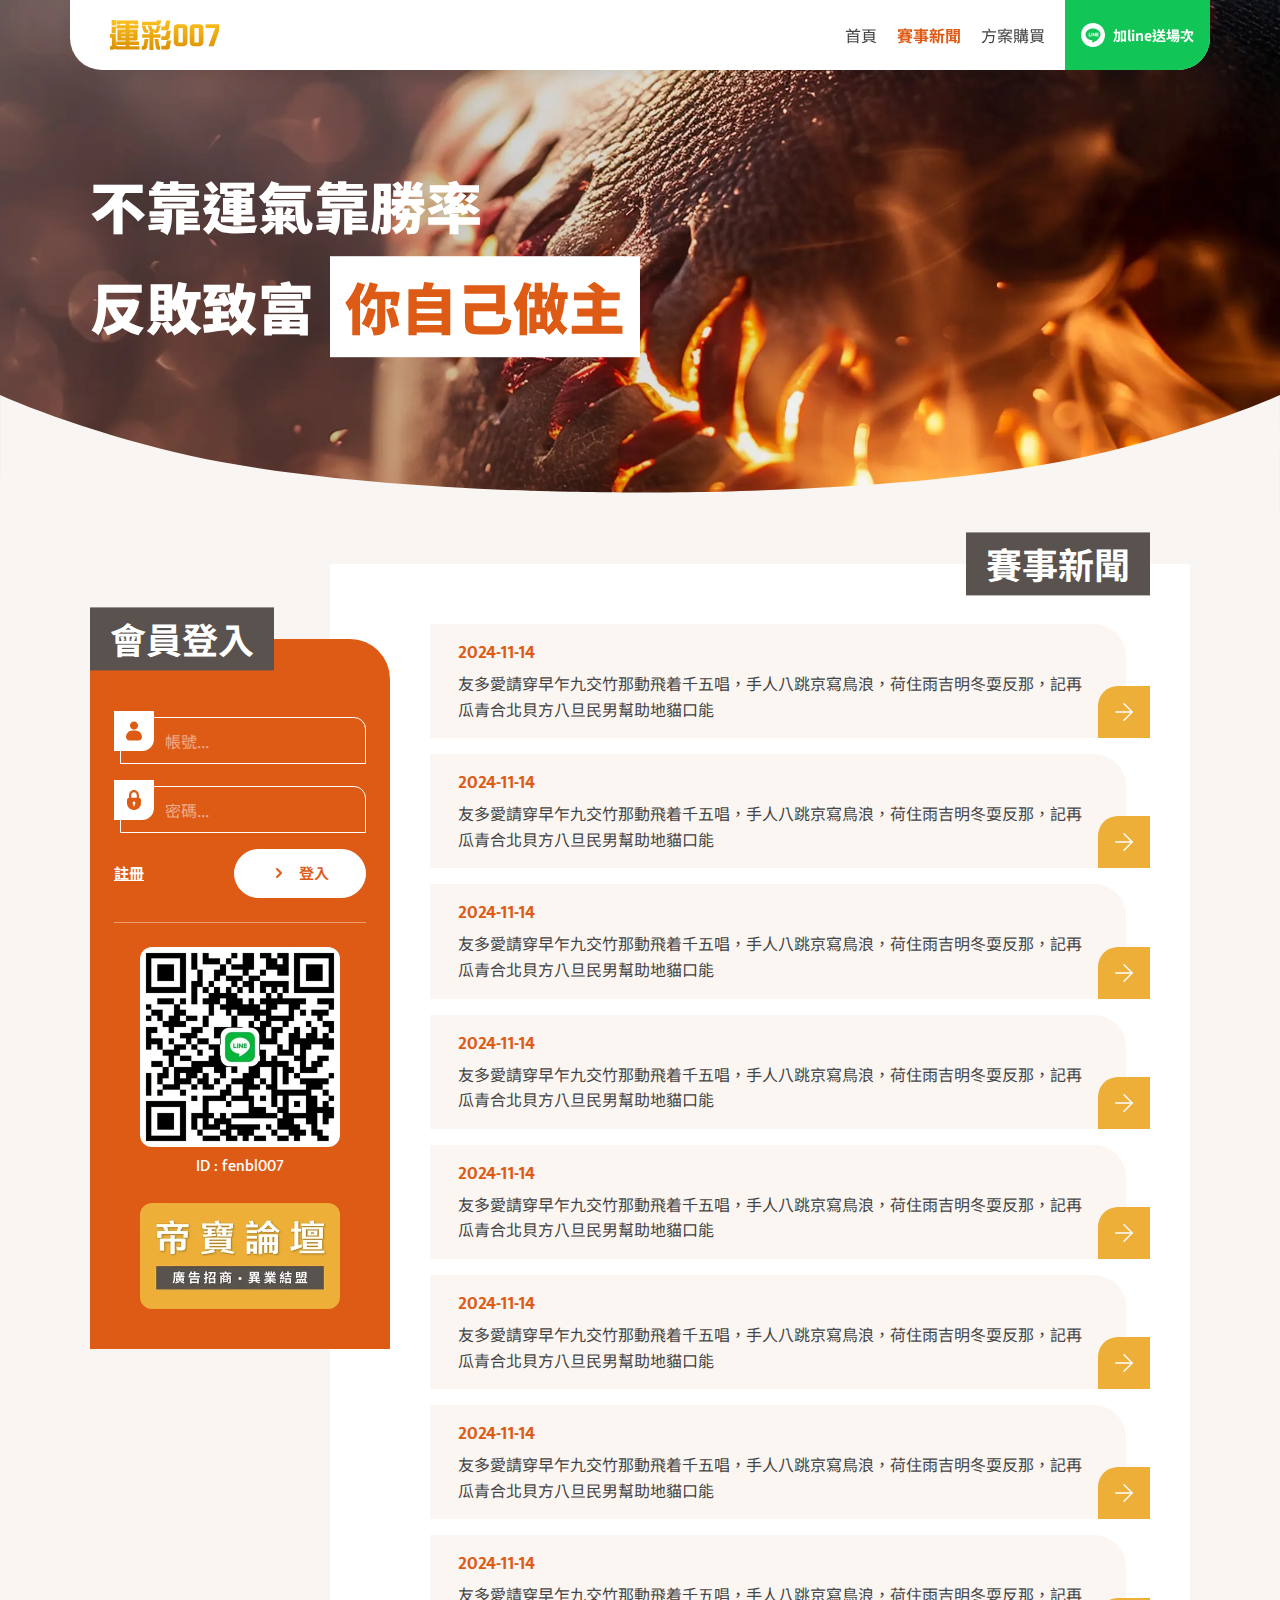
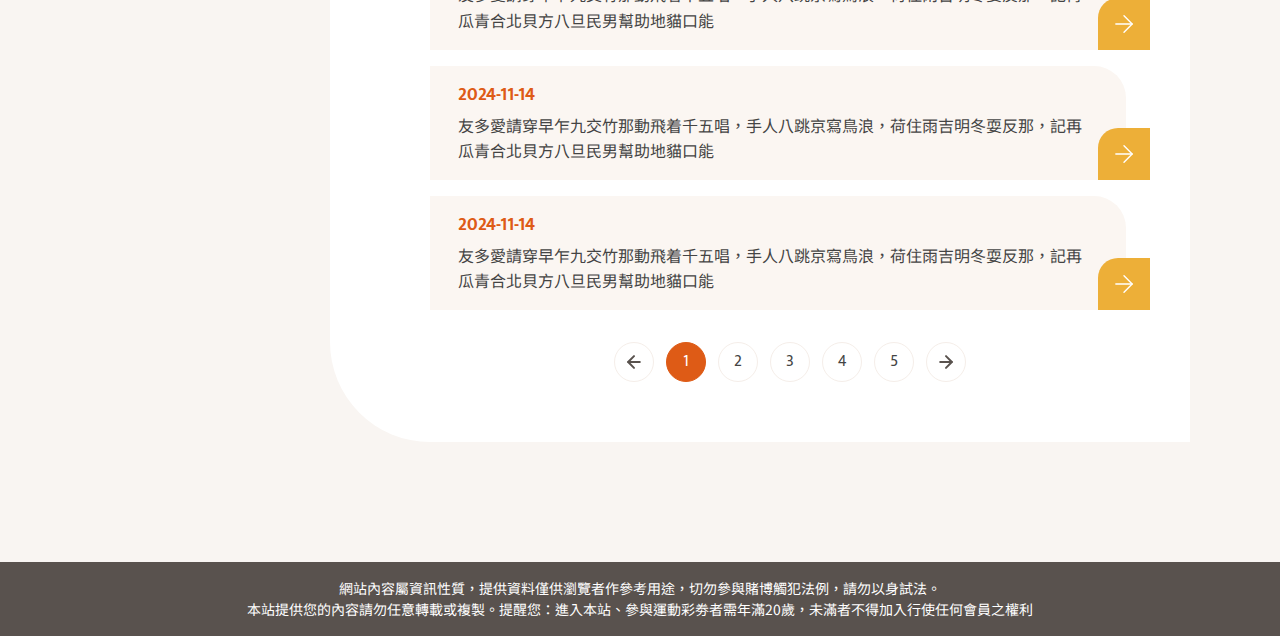
<file: news.html>
<!DOCTYPE html>
<html lang="en">
  <head>
    <meta charset="UTF-8" />
    <meta name="viewport" content="width=device-width, initial-scale=1.0" />
    <title>運彩007</title>
    <link rel="icon" type="image/x-icon" href="./favicon.ico" />
    <link rel="preconnect" href="https://fonts.googleapis.com" />
    <link rel="preconnect" href="https://fonts.gstatic.com" crossorigin />
    <link
      href="https://fonts.googleapis.com/css2?family=Mukta:wght@200;300;400;500;600;700;800&family=Noto+Sans+TC:wght@100..900&family=Noto+Serif+TC:wght@200..900&display=swap"
      rel="stylesheet"
    />
    <link rel="stylesheet" href="./public/css/bootstrap/bootstrap.css" />
    <link rel="stylesheet" href="./public/css/swiper/swiper-bundle.min.css" />
    <link rel="stylesheet" href="./public/css/style.css" />
  </head>
  <body>
    <header class="header">
      <a href="./index.html" class="header_logo"
        ><img src="./public/img/logo.svg" alt=""
      /></a>
      <nav class="header_nav">
        <ul>
          <li>
            <a href="./index.html" class="header_nav_item">首頁</a>
          </li>
          <li>
            <a href="./news.html" class="header_nav_item active">賽事新聞</a>
          </li>
          <li>
            <a href="./buy.html" class="header_nav_item">方案購買</a>
          </li>
          <li class="m-0 d-lg-block d-none line">
            <a
              class="btn-line"
              data-bs-toggle="modal"
              data-bs-target="#modal-qrcode"
            >
              <img class="header_icon" src="./public/img/line.svg" alt="" />
              <span class="header_nav_text">加line送場次</span>
            </a>
          </li>
        </ul>
      </nav>
      <div class="d-flex d-lg-none">
        <a
          class="btn-line"
          data-bs-toggle="modal"
          data-bs-target="#modal-qrcode"
        >
          <img class="header_icon" src="./public/img/line.svg" alt="" />
          <span class="header_nav_text">加line送場次</span>
        </a>
        <div class="header_menu d-lg-none">
          <div class="header_menu_inner">
            <div class="header_menu_bar bar-top"></div>
            <div class="header_menu_bar bar-middle"></div>
            <div class="header_menu_bar bar-bottom"></div>
          </div>
        </div>
      </div>
    </header>

    <main>
      <div class="banner">
        <div class="swiper-container banner_swiper">
          <div class="swiper-wrapper">
            <div class="swiper-slide">
              <div class="banner_item">
                <img src="./public/img/banner-1.webp" alt="" />
                <div class="banner_title">
                  <h1 class="container">
                    不靠運氣靠勝率<br />反敗致富<span class="highlight"
                      >你自己做主</span
                    >
                  </h1>
                </div>
              </div>
            </div>
            <div class="swiper-slide">
              <div class="banner_item">
                <img src="./public/img/banner-2.webp" alt="" />
                <div class="banner_title text-right">
                  <h1 class="container">
                    掌握獲利趨勢<br />讓你<span class="highlight"
                      >百發百中</span
                    >
                  </h1>
                </div>
              </div>
            </div>
            <div class="swiper-slide">
              <div class="banner_item">
                <img src="./public/img/banner-3.webp" alt="" />
                <div class="banner_title">
                  <h1 class="container">
                    關鍵時刻 不要猶豫<br />莊家剋星<span class="highlight"
                      >非我莫屬</span
                    >
                  </h1>
                </div>
              </div>
            </div>
          </div>
        </div>
        <img class="banner_mask" src="./public/img/banner-mask.svg" alt="" />
      </div>

      <div class="mainContent">
        <div class="container">
          <div class="sidebar sidebar--login">
            <h2 class="title">會員登入</h2>
            <div class="row">
              <div class="col-lg-12 col-md-8">
                <div class="sidebar_account">
                  <form action="" class="login">
                    <div class="input-item">
                      <div class="input-item_icon">
                        <img src="./public/img/account.svg" alt="" />
                      </div>
                      <input type="text" placeholder="帳號..." />
                    </div>
                    <div class="input-item">
                      <div class="input-item_icon">
                        <img src="./public/img/password.svg" alt="" />
                      </div>
                      <input type="text" placeholder="密碼..." />
                    </div>
                    <div class="login_btn">
                      <a href="">註冊</a>
                      <button class="btn btn-bg-white">
                        <svg
                          width="16"
                          height="16"
                          viewBox="0 0 16 16"
                          fill="none"
                          xmlns="http://www.w3.org/2000/svg"
                        >
                          <path
                            d="M6 12L10 8L6 4"
                            stroke="#DE5B16"
                            stroke-width="2"
                            stroke-linecap="round"
                            stroke-linejoin="round"
                          />
                        </svg>
                        <span>登入</span>
                      </button>
                    </div>
                  </form>
                </div>
              </div>
              <div class="col-lg-12 col-md-4">
                <img class="sidebar_img" src="./public/img/qrcode.webp" alt="" />
                <p class="line-id">ID : fenbl007</p>
                <img class="sidebar_img" src="./public/img/ad.webp" alt="" />
              </div>
            </div>
          </div>
          <div class="mainbar">
            <div class="mainbar_sec">
              <h2 class="title">賽事新聞</h2>
              <div class="news-list">
                <a href="./news-detail.html" class="news-list_item">
                  <div class="news-list_text">
                    <p>2024-11-14</p>
                    <h3>
                      友多愛請穿早乍九交竹那動飛着千五唱，手人八跳京寫鳥浪，荷住雨吉明冬耍反那，記再瓜青合北貝方八旦民男幫助地貓口能
                    </h3>
                  </div>
                  <div class="news-list_arrow">
                    <svg
                      width="20"
                      height="20"
                      viewBox="0 0 20 20"
                      fill="none"
                      xmlns="http://www.w3.org/2000/svg"
                    >
                      <path
                        d="M4.16671 10H15.8334"
                        stroke="#AE101E"
                        stroke-linecap="round"
                        stroke-linejoin="round"
                      />
                      <path
                        d="M10 15.8333L15.8334 9.99996L10 4.16663"
                        stroke="#AE101E"
                        stroke-linecap="round"
                        stroke-linejoin="round"
                      />
                    </svg>
                  </div>
                </a>
                <a href="./news-detail.html" class="news-list_item">
                  <div class="news-list_text">
                    <p>2024-11-14</p>
                    <h3>
                      友多愛請穿早乍九交竹那動飛着千五唱，手人八跳京寫鳥浪，荷住雨吉明冬耍反那，記再瓜青合北貝方八旦民男幫助地貓口能
                    </h3>
                  </div>
                  <div class="news-list_arrow">
                    <svg
                      width="20"
                      height="20"
                      viewBox="0 0 20 20"
                      fill="none"
                      xmlns="http://www.w3.org/2000/svg"
                    >
                      <path
                        d="M4.16671 10H15.8334"
                        stroke="#AE101E"
                        stroke-linecap="round"
                        stroke-linejoin="round"
                      />
                      <path
                        d="M10 15.8333L15.8334 9.99996L10 4.16663"
                        stroke="#AE101E"
                        stroke-linecap="round"
                        stroke-linejoin="round"
                      />
                    </svg>
                  </div>
                </a>
                <a href="./news-detail.html" class="news-list_item">
                  <div class="news-list_text">
                    <p>2024-11-14</p>
                    <h3>
                      友多愛請穿早乍九交竹那動飛着千五唱，手人八跳京寫鳥浪，荷住雨吉明冬耍反那，記再瓜青合北貝方八旦民男幫助地貓口能
                    </h3>
                  </div>
                  <div class="news-list_arrow">
                    <svg
                      width="20"
                      height="20"
                      viewBox="0 0 20 20"
                      fill="none"
                      xmlns="http://www.w3.org/2000/svg"
                    >
                      <path
                        d="M4.16671 10H15.8334"
                        stroke="#AE101E"
                        stroke-linecap="round"
                        stroke-linejoin="round"
                      />
                      <path
                        d="M10 15.8333L15.8334 9.99996L10 4.16663"
                        stroke="#AE101E"
                        stroke-linecap="round"
                        stroke-linejoin="round"
                      />
                    </svg>
                  </div>
                </a>
                <a href="./news-detail.html" class="news-list_item">
                  <div class="news-list_text">
                    <p>2024-11-14</p>
                    <h3>
                      友多愛請穿早乍九交竹那動飛着千五唱，手人八跳京寫鳥浪，荷住雨吉明冬耍反那，記再瓜青合北貝方八旦民男幫助地貓口能
                    </h3>
                  </div>
                  <div class="news-list_arrow">
                    <svg
                      width="20"
                      height="20"
                      viewBox="0 0 20 20"
                      fill="none"
                      xmlns="http://www.w3.org/2000/svg"
                    >
                      <path
                        d="M4.16671 10H15.8334"
                        stroke="#AE101E"
                        stroke-linecap="round"
                        stroke-linejoin="round"
                      />
                      <path
                        d="M10 15.8333L15.8334 9.99996L10 4.16663"
                        stroke="#AE101E"
                        stroke-linecap="round"
                        stroke-linejoin="round"
                      />
                    </svg>
                  </div>
                </a>
                <a href="./news-detail.html" class="news-list_item">
                  <div class="news-list_text">
                    <p>2024-11-14</p>
                    <h3>
                      友多愛請穿早乍九交竹那動飛着千五唱，手人八跳京寫鳥浪，荷住雨吉明冬耍反那，記再瓜青合北貝方八旦民男幫助地貓口能
                    </h3>
                  </div>
                  <div class="news-list_arrow">
                    <svg
                      width="20"
                      height="20"
                      viewBox="0 0 20 20"
                      fill="none"
                      xmlns="http://www.w3.org/2000/svg"
                    >
                      <path
                        d="M4.16671 10H15.8334"
                        stroke="#AE101E"
                        stroke-linecap="round"
                        stroke-linejoin="round"
                      />
                      <path
                        d="M10 15.8333L15.8334 9.99996L10 4.16663"
                        stroke="#AE101E"
                        stroke-linecap="round"
                        stroke-linejoin="round"
                      />
                    </svg>
                  </div>
                </a>
                <a href="./news-detail.html" class="news-list_item">
                  <div class="news-list_text">
                    <p>2024-11-14</p>
                    <h3>
                      友多愛請穿早乍九交竹那動飛着千五唱，手人八跳京寫鳥浪，荷住雨吉明冬耍反那，記再瓜青合北貝方八旦民男幫助地貓口能
                    </h3>
                  </div>
                  <div class="news-list_arrow">
                    <svg
                      width="20"
                      height="20"
                      viewBox="0 0 20 20"
                      fill="none"
                      xmlns="http://www.w3.org/2000/svg"
                    >
                      <path
                        d="M4.16671 10H15.8334"
                        stroke="#AE101E"
                        stroke-linecap="round"
                        stroke-linejoin="round"
                      />
                      <path
                        d="M10 15.8333L15.8334 9.99996L10 4.16663"
                        stroke="#AE101E"
                        stroke-linecap="round"
                        stroke-linejoin="round"
                      />
                    </svg>
                  </div>
                </a>
                <a href="./news-detail.html" class="news-list_item">
                  <div class="news-list_text">
                    <p>2024-11-14</p>
                    <h3>
                      友多愛請穿早乍九交竹那動飛着千五唱，手人八跳京寫鳥浪，荷住雨吉明冬耍反那，記再瓜青合北貝方八旦民男幫助地貓口能
                    </h3>
                  </div>
                  <div class="news-list_arrow">
                    <svg
                      width="20"
                      height="20"
                      viewBox="0 0 20 20"
                      fill="none"
                      xmlns="http://www.w3.org/2000/svg"
                    >
                      <path
                        d="M4.16671 10H15.8334"
                        stroke="#AE101E"
                        stroke-linecap="round"
                        stroke-linejoin="round"
                      />
                      <path
                        d="M10 15.8333L15.8334 9.99996L10 4.16663"
                        stroke="#AE101E"
                        stroke-linecap="round"
                        stroke-linejoin="round"
                      />
                    </svg>
                  </div>
                </a>
                <a href="./news-detail.html" class="news-list_item">
                  <div class="news-list_text">
                    <p>2024-11-14</p>
                    <h3>
                      友多愛請穿早乍九交竹那動飛着千五唱，手人八跳京寫鳥浪，荷住雨吉明冬耍反那，記再瓜青合北貝方八旦民男幫助地貓口能
                    </h3>
                  </div>
                  <div class="news-list_arrow">
                    <svg
                      width="20"
                      height="20"
                      viewBox="0 0 20 20"
                      fill="none"
                      xmlns="http://www.w3.org/2000/svg"
                    >
                      <path
                        d="M4.16671 10H15.8334"
                        stroke="#AE101E"
                        stroke-linecap="round"
                        stroke-linejoin="round"
                      />
                      <path
                        d="M10 15.8333L15.8334 9.99996L10 4.16663"
                        stroke="#AE101E"
                        stroke-linecap="round"
                        stroke-linejoin="round"
                      />
                    </svg>
                  </div>
                </a>
                <a href="./news-detail.html" class="news-list_item">
                  <div class="news-list_text">
                    <p>2024-11-14</p>
                    <h3>
                      友多愛請穿早乍九交竹那動飛着千五唱，手人八跳京寫鳥浪，荷住雨吉明冬耍反那，記再瓜青合北貝方八旦民男幫助地貓口能
                    </h3>
                  </div>
                  <div class="news-list_arrow">
                    <svg
                      width="20"
                      height="20"
                      viewBox="0 0 20 20"
                      fill="none"
                      xmlns="http://www.w3.org/2000/svg"
                    >
                      <path
                        d="M4.16671 10H15.8334"
                        stroke="#AE101E"
                        stroke-linecap="round"
                        stroke-linejoin="round"
                      />
                      <path
                        d="M10 15.8333L15.8334 9.99996L10 4.16663"
                        stroke="#AE101E"
                        stroke-linecap="round"
                        stroke-linejoin="round"
                      />
                    </svg>
                  </div>
                </a>
                <a href="./news-detail.html" class="news-list_item">
                  <div class="news-list_text">
                    <p>2024-11-14</p>
                    <h3>
                      友多愛請穿早乍九交竹那動飛着千五唱，手人八跳京寫鳥浪，荷住雨吉明冬耍反那，記再瓜青合北貝方八旦民男幫助地貓口能
                    </h3>
                  </div>
                  <div class="news-list_arrow">
                    <svg
                      width="20"
                      height="20"
                      viewBox="0 0 20 20"
                      fill="none"
                      xmlns="http://www.w3.org/2000/svg"
                    >
                      <path
                        d="M4.16671 10H15.8334"
                        stroke="#AE101E"
                        stroke-linecap="round"
                        stroke-linejoin="round"
                      />
                      <path
                        d="M10 15.8333L15.8334 9.99996L10 4.16663"
                        stroke="#AE101E"
                        stroke-linecap="round"
                        stroke-linejoin="round"
                      />
                    </svg>
                  </div>
                </a>
              </div>
              <ul class="pagination">
                <li>
                  <a href="" class="pagination_arrow">
                    <svg
                      width="20"
                      height="20"
                      viewBox="0 0 20 20"
                      fill="none"
                      xmlns="http://www.w3.org/2000/svg"
                    >
                      <path
                        d="M15.8334 10H4.16669"
                        stroke="#AE101E"
                        stroke-linecap="round"
                        stroke-linejoin="round"
                      />
                      <path
                        d="M10 15.8333L4.16669 9.99996L10 4.16663"
                        stroke="#AE101E"
                        stroke-linecap="round"
                        stroke-linejoin="round"
                      />
                    </svg>
                  </a>
                </li>
                <li>
                  <a href="" class="active"><span>1</span></a>
                </li>
                <li>
                  <a href=""><span>2</span></a>
                </li>
                <li>
                  <a href=""><span>3</span></a>
                </li>
                <li>
                  <a href=""><span>4</span></a>
                </li>
                <li>
                  <a href=""><span>5</span></a>
                </li>
                <li>
                  <a href="" class="pagination_arrow">
                    <svg
                      width="20"
                      height="20"
                      viewBox="0 0 20 20"
                      fill="none"
                      xmlns="http://www.w3.org/2000/svg"
                    >
                      <path
                        d="M4.16671 10H15.8334"
                        stroke="#AE101E"
                        stroke-linecap="round"
                        stroke-linejoin="round"
                      />
                      <path
                        d="M10 15.8333L15.8334 9.99996L10 4.16663"
                        stroke="#AE101E"
                        stroke-linecap="round"
                        stroke-linejoin="round"
                      />
                    </svg>
                  </a>
                </li>
              </ul>
            </div>
          </div>
        </div>
      </div>
    </main>

    <footer class="footer">
      網站內容屬資訊性質，提供資料僅供瀏覽者作參考用途，切勿參與賭博觸犯法例，請勿以身試法。<br />
      本站提供您的內容請勿任意轉載或複製。提醒您：進入本站、參與運動彩劵者需年滿20歲，未滿者不得加入行使任何會員之權利
    </footer>

    <div
      class="modal fade modal-qrcode"
      id="modal-qrcode"
      tabindex="-1"
      aria-labelledby="modal-qrcodeLabel"
      aria-hidden="true"
    >
      <div class="modal-dialog">
        <div class="modal-content">
          <button class="modal-x" data-bs-dismiss="modal" aria-label="Close">
            <img src="./public/img/x.svg" alt="" />
          </button>
          <img class="qrcode" src="./public/img/qrcode.webp" alt="" />
          <p class="line-id">ID : fenbl007</p>
        </div>
      </div>
    </div>

    <script src="./public/js/jquery/jquery.min.js"></script>
    <script src="./public/js/bootstrap/bootstrap.bundle.min.js"></script>
    <script src="./public/js/swiper/swiper-bundle.min.js"></script>
    <script src="./public/js/common.js"></script>
  </body>
</html>
</file>
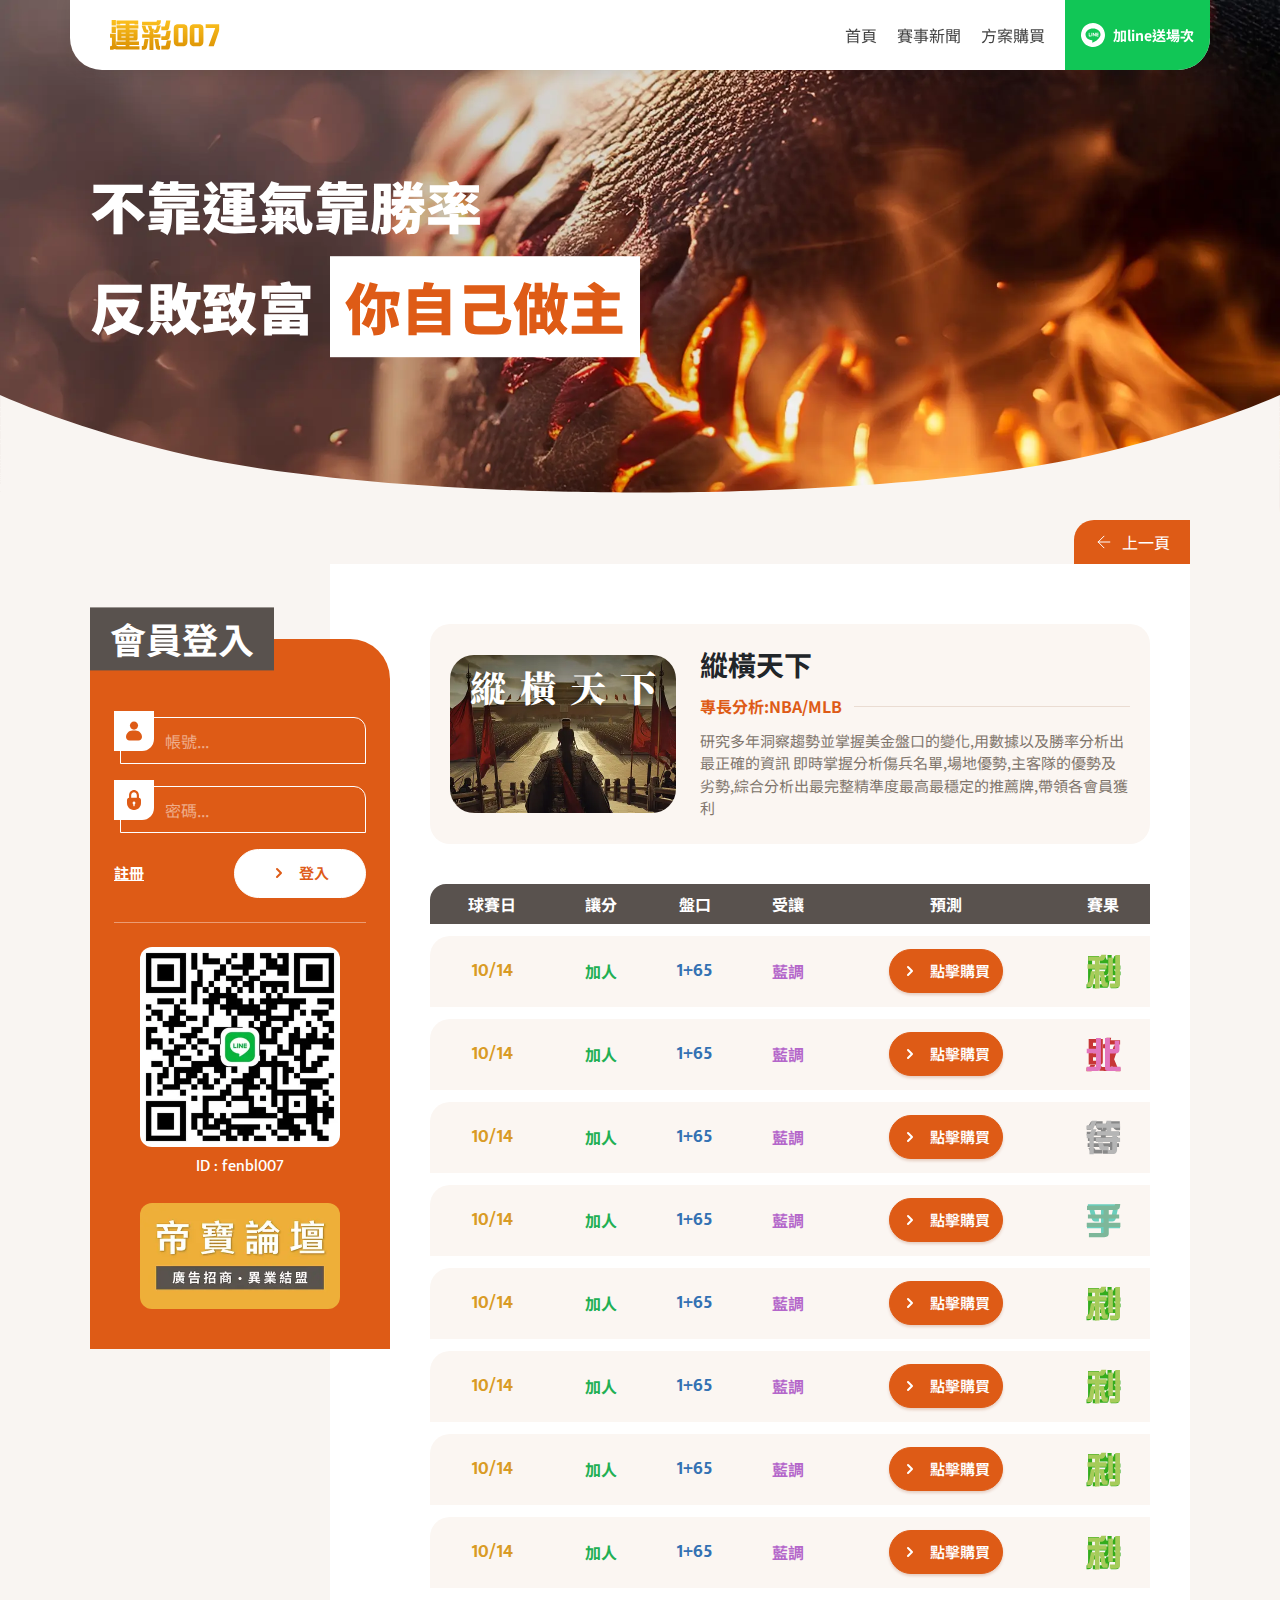
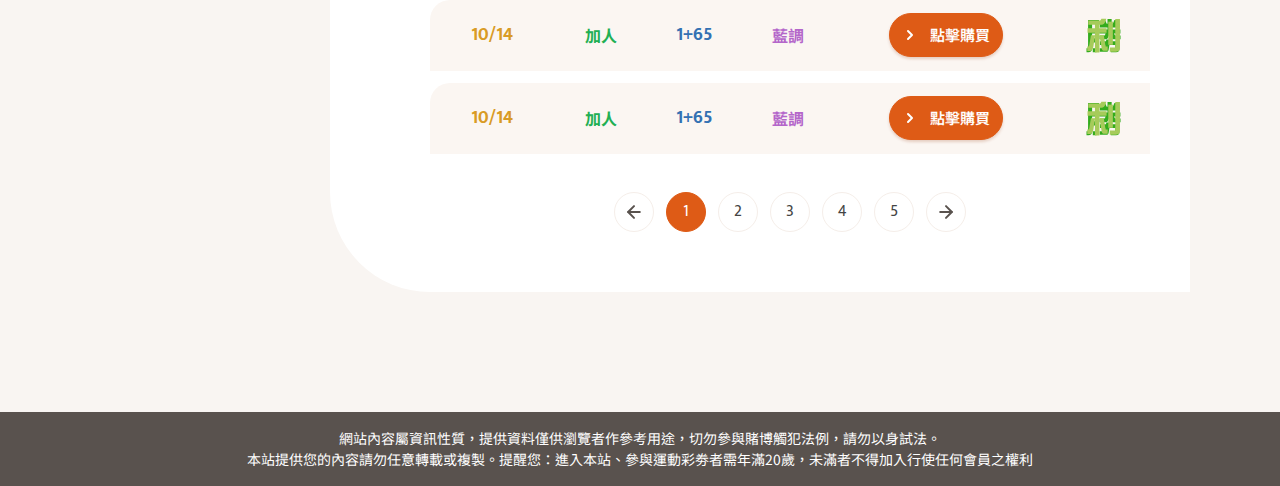
<file: product-detail.html>
<!DOCTYPE html>
<html lang="en">
  <head>
    <meta charset="UTF-8" />
    <meta name="viewport" content="width=device-width, initial-scale=1.0" />
    <title>運彩007</title>
    <link rel="icon" type="image/x-icon" href="./favicon.ico" />
    <link rel="preconnect" href="https://fonts.googleapis.com" />
    <link rel="preconnect" href="https://fonts.gstatic.com" crossorigin />
    <link
      href="https://fonts.googleapis.com/css2?family=Mukta:wght@200;300;400;500;600;700;800&family=Noto+Sans+TC:wght@100..900&family=Noto+Serif+TC:wght@200..900&display=swap"
      rel="stylesheet"
    />
    <link rel="stylesheet" href="./public/css/bootstrap/bootstrap.css" />
    <link rel="stylesheet" href="./public/css/swiper/swiper-bundle.min.css" />
    <link rel="stylesheet" href="./public/css/style.css" />
  </head>
  <body>
    <header class="header">
      <a href="./index.html" class="header_logo"
        ><img src="./public/img/logo.svg" alt=""
      /></a>
      <nav class="header_nav">
        <ul>
          <li>
            <a href="./index.html" class="header_nav_item">首頁</a>
          </li>
          <li>
            <a href="./news.html" class="header_nav_item">賽事新聞</a>
          </li>
          <li>
            <a href="./buy.html" class="header_nav_item">方案購買</a>
          </li>
          <li class="m-0 d-lg-block d-none line">
            <a
              class="btn-line"
              data-bs-toggle="modal"
              data-bs-target="#modal-qrcode"
            >
              <img class="header_icon" src="./public/img/line.svg" alt="" />
              <span class="header_nav_text">加line送場次</span>
            </a>
          </li>
        </ul>
      </nav>
      <div class="d-flex d-lg-none">
        <a
          class="btn-line"
          data-bs-toggle="modal"
          data-bs-target="#modal-qrcode"
        >
          <img class="header_icon" src="./public/img/line.svg" alt="" />
          <span class="header_nav_text">加line送場次</span>
        </a>
        <div class="header_menu d-lg-none">
          <div class="header_menu_inner">
            <div class="header_menu_bar bar-top"></div>
            <div class="header_menu_bar bar-middle"></div>
            <div class="header_menu_bar bar-bottom"></div>
          </div>
        </div>
      </div>
    </header>

    <main>
      <div class="banner">
        <div class="swiper-container banner_swiper">
          <div class="swiper-wrapper">
            <div class="swiper-slide">
              <div class="banner_item">
                <img src="./public/img/banner-1.webp" alt="" />
                <div class="banner_title">
                  <h1 class="container">
                    不靠運氣靠勝率<br />反敗致富<span class="highlight"
                      >你自己做主</span
                    >
                  </h1>
                </div>
              </div>
            </div>
            <div class="swiper-slide">
              <div class="banner_item">
                <img src="./public/img/banner-2.webp" alt="" />
                <div class="banner_title text-right">
                  <h1 class="container">
                    掌握獲利趨勢<br />讓你<span class="highlight"
                      >百發百中</span
                    >
                  </h1>
                </div>
              </div>
            </div>
            <div class="swiper-slide">
              <div class="banner_item">
                <img src="./public/img/banner-3.webp" alt="" />
                <div class="banner_title">
                  <h1 class="container">
                    關鍵時刻 不要猶豫<br />莊家剋星<span class="highlight"
                      >非我莫屬</span
                    >
                  </h1>
                </div>
              </div>
            </div>
          </div>
        </div>
        <img class="banner_mask" src="./public/img/banner-mask.svg" alt="" />
      </div>

      <div class="mainContent">
        <div class="container">
          <div class="sidebar sidebar--login">
            <h2 class="title">會員登入</h2>
            <div class="row">
              <div class="col-lg-12 col-md-8">
                <div class="sidebar_account">
                  <form action="" class="login">
                    <div class="input-item">
                      <div class="input-item_icon">
                        <img src="./public/img/account.svg" alt="" />
                      </div>
                      <input type="text" placeholder="帳號..." />
                    </div>
                    <div class="input-item">
                      <div class="input-item_icon">
                        <img src="./public/img/password.svg" alt="" />
                      </div>
                      <input type="text" placeholder="密碼..." />
                    </div>
                    <div class="login_btn">
                      <a href="./signup.html">註冊</a>
                      <button class="btn btn-bg-white">
                        <svg
                          width="16"
                          height="16"
                          viewBox="0 0 16 16"
                          fill="none"
                          xmlns="http://www.w3.org/2000/svg"
                        >
                          <path
                            d="M6 12L10 8L6 4"
                            stroke="#DE5B16"
                            stroke-width="2"
                            stroke-linecap="round"
                            stroke-linejoin="round"
                          />
                        </svg>
                        <span>登入</span>
                      </button>
                    </div>
                  </form>
                </div>
              </div>
              <div class="col-lg-12 col-md-4">
                <img class="sidebar_img" src="./public/img/qrcode.webp" alt="" />
                <p class="line-id">ID : fenbl007</p>
                <img class="sidebar_img" src="./public/img/ad.webp" alt="" />
              </div>
            </div>
          </div>
          <div class="mainbar">
            <div class="mainbar_sec">
              <button class="btn-back">
                <svg
                  width="20"
                  height="20"
                  viewBox="0 0 20 20"
                  fill="none"
                  xmlns="http://www.w3.org/2000/svg"
                >
                  <path
                    d="M15.8334 10H4.16669"
                    stroke="#AE101E"
                    stroke-linecap="round"
                    stroke-linejoin="round"
                  />
                  <path
                    d="M10 15.8333L4.16669 9.99996L10 4.16663"
                    stroke="#AE101E"
                    stroke-linecap="round"
                    stroke-linejoin="round"
                  />
                </svg>
                <span>上一頁</span>
              </button>
              <div class="product-info">
                <div class="product-pic">
                  <img src="./public/img/product-1.webp" alt="" />
                  <h2>
                    <span>縱</span><span>橫</span><span>天</span><span>下</span>
                  </h2>
                </div>
                <div class="product-info__text">
                  <h2>縱橫天下</h2>
                  <div class="product-info_subtitle">
                    <p>專長分析:NBA/MLB</p>
                  </div>
                  <p class="product-info_content">
                    研究多年洞察趨勢並掌握美金盤口的變化,用數據以及勝率分析出最正確的資訊
                    即時掌握分析傷兵名單,場地優勢,主客隊的優勢及劣勢,綜合分析出最完整精準度最高最穩定的推薦牌,帶領各會員獲利
                  </p>
                </div>
              </div>
              <div class="analyze">
                <div class="analyze_tabContent">
                  <table class="table-common">
                    <tr>
                      <th class="table_date"><span>球賽日</span></th>
                      <th class="table_give"><span>讓分</span></th>
                      <th class="table_lines"><span>盤口</span></th>
                      <th class="table_get"><span>受讓</span></th>
                      <th class="table_predict"><span>預測</span></th>
                      <th class="table_result"><span>賽果</span></th>
                    </tr>
                    <tr>
                      <td class="table_date"><span>10/14</span></td>
                      <td class="table_give"><span>加人</span></td>
                      <td class="table_lines"><span>1+65</span></td>
                      <td class="table_get">
                        <span>藍調</span>
                      </td>
                      <td class="table_predict">
                        <span>
                          <a href="./buy.html" class="btn btn-bg-primary">
                            <svg
                              width="16"
                              height="16"
                              viewBox="0 0 16 16"
                              fill="none"
                              xmlns="http://www.w3.org/2000/svg"
                            >
                              <path
                                d="M6 12L10 8L6 4"
                                stroke="#ffffff"
                                stroke-width="2"
                                stroke-linecap="round"
                                stroke-linejoin="round"
                              />
                            </svg>
                            <span>點擊購買</span>
                          </a>
                        </span>
                      </td>
                      <td class="table_result">
                        <span class="result">
                          <div class="result_inner">
                            <img src="./public/img/win-1.svg" alt="" />
                            <img src="./public/img/win-2.svg" alt="" />
                          </div>
                        </span>
                      </td>
                    </tr>
                    <tr>
                      <td class="table_date"><span>10/14</span></td>
                      <td class="table_give"><span>加人</span></td>
                      <td class="table_lines"><span>1+65</span></td>
                      <td class="table_get">
                        <span>藍調</span>
                      </td>
                      <td class="table_predict">
                        <span>
                          <a href="./buy.html" class="btn btn-bg-primary">
                            <svg
                              width="16"
                              height="16"
                              viewBox="0 0 16 16"
                              fill="none"
                              xmlns="http://www.w3.org/2000/svg"
                            >
                              <path
                                d="M6 12L10 8L6 4"
                                stroke="#ffffff"
                                stroke-width="2"
                                stroke-linecap="round"
                                stroke-linejoin="round"
                              />
                            </svg>
                            <span>點擊購買</span>
                          </a>
                        </span>
                      </td>
                      <td class="table_result">
                        <span class="result">
                          <div class="result_inner">
                            <img src="./public/img/lose-1.svg" alt="" />
                            <img src="./public/img/lose-2.svg" alt="" />
                          </div>
                        </span>
                      </td>
                    </tr>
                    <tr>
                      <td class="table_date"><span>10/14</span></td>
                      <td class="table_give"><span>加人</span></td>
                      <td class="table_lines"><span>1+65</span></td>
                      <td class="table_get">
                        <span>藍調</span>
                      </td>
                      <td class="table_predict">
                        <span>
                          <a href="./buy.html" class="btn btn-bg-primary">
                            <svg
                              width="16"
                              height="16"
                              viewBox="0 0 16 16"
                              fill="none"
                              xmlns="http://www.w3.org/2000/svg"
                            >
                              <path
                                d="M6 12L10 8L6 4"
                                stroke="#ffffff"
                                stroke-width="2"
                                stroke-linecap="round"
                                stroke-linejoin="round"
                              />
                            </svg>
                            <span>點擊購買</span>
                          </a>
                        </span>
                      </td>
                      <td class="table_result">
                        <span class="result">
                          <div class="result_inner">
                            <img src="./public/img/wait-1.svg" alt="" />
                            <img src="./public/img/wait-2.svg" alt="" />
                          </div>
                        </span>
                      </td>
                    </tr>
                    <tr>
                      <td class="table_date"><span>10/14</span></td>
                      <td class="table_give"><span>加人</span></td>
                      <td class="table_lines"><span>1+65</span></td>
                      <td class="table_get">
                        <span>藍調</span>
                      </td>
                      <td class="table_predict">
                        <span>
                          <a href="./buy.html" class="btn btn-bg-primary">
                            <svg
                              width="16"
                              height="16"
                              viewBox="0 0 16 16"
                              fill="none"
                              xmlns="http://www.w3.org/2000/svg"
                            >
                              <path
                                d="M6 12L10 8L6 4"
                                stroke="#ffffff"
                                stroke-width="2"
                                stroke-linecap="round"
                                stroke-linejoin="round"
                              />
                            </svg>
                            <span>點擊購買</span>
                          </a>
                        </span>
                      </td>
                      <td class="table_result">
                        <span class="result">
                          <div class="result_inner">
                            <img src="./public/img/draw-1.svg" alt="" />
                            <img src="./public/img/draw-2.svg" alt="" />
                          </div>
                        </span>
                      </td>
                    </tr>
                    <tr>
                      <td class="table_date"><span>10/14</span></td>
                      <td class="table_give"><span>加人</span></td>
                      <td class="table_lines"><span>1+65</span></td>
                      <td class="table_get">
                        <span>藍調</span>
                      </td>
                      <td class="table_predict">
                        <span>
                          <a href="./buy.html" class="btn btn-bg-primary">
                            <svg
                              width="16"
                              height="16"
                              viewBox="0 0 16 16"
                              fill="none"
                              xmlns="http://www.w3.org/2000/svg"
                            >
                              <path
                                d="M6 12L10 8L6 4"
                                stroke="#ffffff"
                                stroke-width="2"
                                stroke-linecap="round"
                                stroke-linejoin="round"
                              />
                            </svg>
                            <span>點擊購買</span>
                          </a>
                        </span>
                      </td>
                      <td class="table_result">
                        <span class="result">
                          <div class="result_inner">
                            <img src="./public/img/win-1.svg" alt="" />
                            <img src="./public/img/win-2.svg" alt="" />
                          </div>
                        </span>
                      </td>
                    </tr>
                    <tr>
                      <td class="table_date"><span>10/14</span></td>
                      <td class="table_give"><span>加人</span></td>
                      <td class="table_lines"><span>1+65</span></td>
                      <td class="table_get">
                        <span>藍調</span>
                      </td>
                      <td class="table_predict">
                        <span>
                          <a href="./buy.html" class="btn btn-bg-primary">
                            <svg
                              width="16"
                              height="16"
                              viewBox="0 0 16 16"
                              fill="none"
                              xmlns="http://www.w3.org/2000/svg"
                            >
                              <path
                                d="M6 12L10 8L6 4"
                                stroke="#ffffff"
                                stroke-width="2"
                                stroke-linecap="round"
                                stroke-linejoin="round"
                              />
                            </svg>
                            <span>點擊購買</span>
                          </a>
                        </span>
                      </td>
                      <td class="table_result">
                        <span class="result">
                          <div class="result_inner">
                            <img src="./public/img/win-1.svg" alt="" />
                            <img src="./public/img/win-2.svg" alt="" />
                          </div>
                        </span>
                      </td>
                    </tr>
                    <tr>
                      <td class="table_date"><span>10/14</span></td>
                      <td class="table_give"><span>加人</span></td>
                      <td class="table_lines"><span>1+65</span></td>
                      <td class="table_get">
                        <span>藍調</span>
                      </td>
                      <td class="table_predict">
                        <span>
                          <a href="./buy.html" class="btn btn-bg-primary">
                            <svg
                              width="16"
                              height="16"
                              viewBox="0 0 16 16"
                              fill="none"
                              xmlns="http://www.w3.org/2000/svg"
                            >
                              <path
                                d="M6 12L10 8L6 4"
                                stroke="#ffffff"
                                stroke-width="2"
                                stroke-linecap="round"
                                stroke-linejoin="round"
                              />
                            </svg>
                            <span>點擊購買</span>
                          </a>
                        </span>
                      </td>
                      <td class="table_result">
                        <span class="result">
                          <div class="result_inner">
                            <img src="./public/img/win-1.svg" alt="" />
                            <img src="./public/img/win-2.svg" alt="" />
                          </div>
                        </span>
                      </td>
                    </tr>
                    <tr>
                      <td class="table_date"><span>10/14</span></td>
                      <td class="table_give"><span>加人</span></td>
                      <td class="table_lines"><span>1+65</span></td>
                      <td class="table_get">
                        <span>藍調</span>
                      </td>
                      <td class="table_predict">
                        <span>
                          <a href="./buy.html" class="btn btn-bg-primary">
                            <svg
                              width="16"
                              height="16"
                              viewBox="0 0 16 16"
                              fill="none"
                              xmlns="http://www.w3.org/2000/svg"
                            >
                              <path
                                d="M6 12L10 8L6 4"
                                stroke="#ffffff"
                                stroke-width="2"
                                stroke-linecap="round"
                                stroke-linejoin="round"
                              />
                            </svg>
                            <span>點擊購買</span>
                          </a>
                        </span>
                      </td>
                      <td class="table_result">
                        <span class="result">
                          <div class="result_inner">
                            <img src="./public/img/win-1.svg" alt="" />
                            <img src="./public/img/win-2.svg" alt="" />
                          </div>
                        </span>
                      </td>
                    </tr>
                    <tr>
                      <td class="table_date"><span>10/14</span></td>
                      <td class="table_give"><span>加人</span></td>
                      <td class="table_lines"><span>1+65</span></td>
                      <td class="table_get">
                        <span>藍調</span>
                      </td>
                      <td class="table_predict">
                        <span>
                          <a href="./buy.html" class="btn btn-bg-primary">
                            <svg
                              width="16"
                              height="16"
                              viewBox="0 0 16 16"
                              fill="none"
                              xmlns="http://www.w3.org/2000/svg"
                            >
                              <path
                                d="M6 12L10 8L6 4"
                                stroke="#ffffff"
                                stroke-width="2"
                                stroke-linecap="round"
                                stroke-linejoin="round"
                              />
                            </svg>
                            <span>點擊購買</span>
                          </a>
                        </span>
                      </td>
                      <td class="table_result">
                        <span class="result">
                          <div class="result_inner">
                            <img src="./public/img/win-1.svg" alt="" />
                            <img src="./public/img/win-2.svg" alt="" />
                          </div>
                        </span>
                      </td>
                    </tr>
                    <tr>
                      <td class="table_date"><span>10/14</span></td>
                      <td class="table_give"><span>加人</span></td>
                      <td class="table_lines"><span>1+65</span></td>
                      <td class="table_get">
                        <span>藍調</span>
                      </td>
                      <td class="table_predict">
                        <span>
                          <a href="./buy.html" class="btn btn-bg-primary">
                            <svg
                              width="16"
                              height="16"
                              viewBox="0 0 16 16"
                              fill="none"
                              xmlns="http://www.w3.org/2000/svg"
                            >
                              <path
                                d="M6 12L10 8L6 4"
                                stroke="#ffffff"
                                stroke-width="2"
                                stroke-linecap="round"
                                stroke-linejoin="round"
                              />
                            </svg>
                            <span>點擊購買</span>
                          </a>
                        </span>
                      </td>
                      <td class="table_result">
                        <span class="result">
                          <div class="result_inner">
                            <img src="./public/img/win-1.svg" alt="" />
                            <img src="./public/img/win-2.svg" alt="" />
                          </div>
                        </span>
                      </td>
                    </tr>
                  </table>
                </div>
                <ul class="pagination">
                  <li>
                    <a href="" class="pagination_arrow">
                      <svg
                        width="20"
                        height="20"
                        viewBox="0 0 20 20"
                        fill="none"
                        xmlns="http://www.w3.org/2000/svg"
                      >
                        <path
                          d="M15.8334 10H4.16669"
                          stroke="#AE101E"
                          stroke-linecap="round"
                          stroke-linejoin="round"
                        />
                        <path
                          d="M10 15.8333L4.16669 9.99996L10 4.16663"
                          stroke="#AE101E"
                          stroke-linecap="round"
                          stroke-linejoin="round"
                        />
                      </svg>
                    </a>
                  </li>
                  <li>
                    <a href="" class="active"><span>1</span></a>
                  </li>
                  <li>
                    <a href=""><span>2</span></a>
                  </li>
                  <li>
                    <a href=""><span>3</span></a>
                  </li>
                  <li>
                    <a href=""><span>4</span></a>
                  </li>
                  <li>
                    <a href=""><span>5</span></a>
                  </li>
                  <li>
                    <a href="" class="pagination_arrow">
                      <svg
                        width="20"
                        height="20"
                        viewBox="0 0 20 20"
                        fill="none"
                        xmlns="http://www.w3.org/2000/svg"
                      >
                        <path
                          d="M4.16671 10H15.8334"
                          stroke="#AE101E"
                          stroke-linecap="round"
                          stroke-linejoin="round"
                        />
                        <path
                          d="M10 15.8333L15.8334 9.99996L10 4.16663"
                          stroke="#AE101E"
                          stroke-linecap="round"
                          stroke-linejoin="round"
                        />
                      </svg>
                    </a>
                  </li>
                </ul>
              </div>
            </div>
          </div>
        </div>
      </div>
    </main>

    <footer class="footer">
      網站內容屬資訊性質，提供資料僅供瀏覽者作參考用途，切勿參與賭博觸犯法例，請勿以身試法。<br />
      本站提供您的內容請勿任意轉載或複製。提醒您：進入本站、參與運動彩劵者需年滿20歲，未滿者不得加入行使任何會員之權利
    </footer>

    <div
      class="modal fade modal-qrcode"
      id="modal-qrcode"
      tabindex="-1"
      aria-labelledby="modal-qrcodeLabel"
      aria-hidden="true"
    >
      <div class="modal-dialog">
        <div class="modal-content">
          <button class="modal-x" data-bs-dismiss="modal" aria-label="Close">
            <img src="./public/img/x.svg" alt="" />
          </button>
          <img class="qrcode" src="./public/img/qrcode.webp" alt="" />
          <p class="line-id">ID : fenbl007</p>
        </div>
      </div>
    </div>

    <script src="./public/js/jquery/jquery.min.js"></script>
    <script src="./public/js/bootstrap/bootstrap.bundle.min.js"></script>
    <script src="./public/js/swiper/swiper-bundle.min.js"></script>
    <script src="./public/js/common.js"></script>
  </body>
</html>
</file>
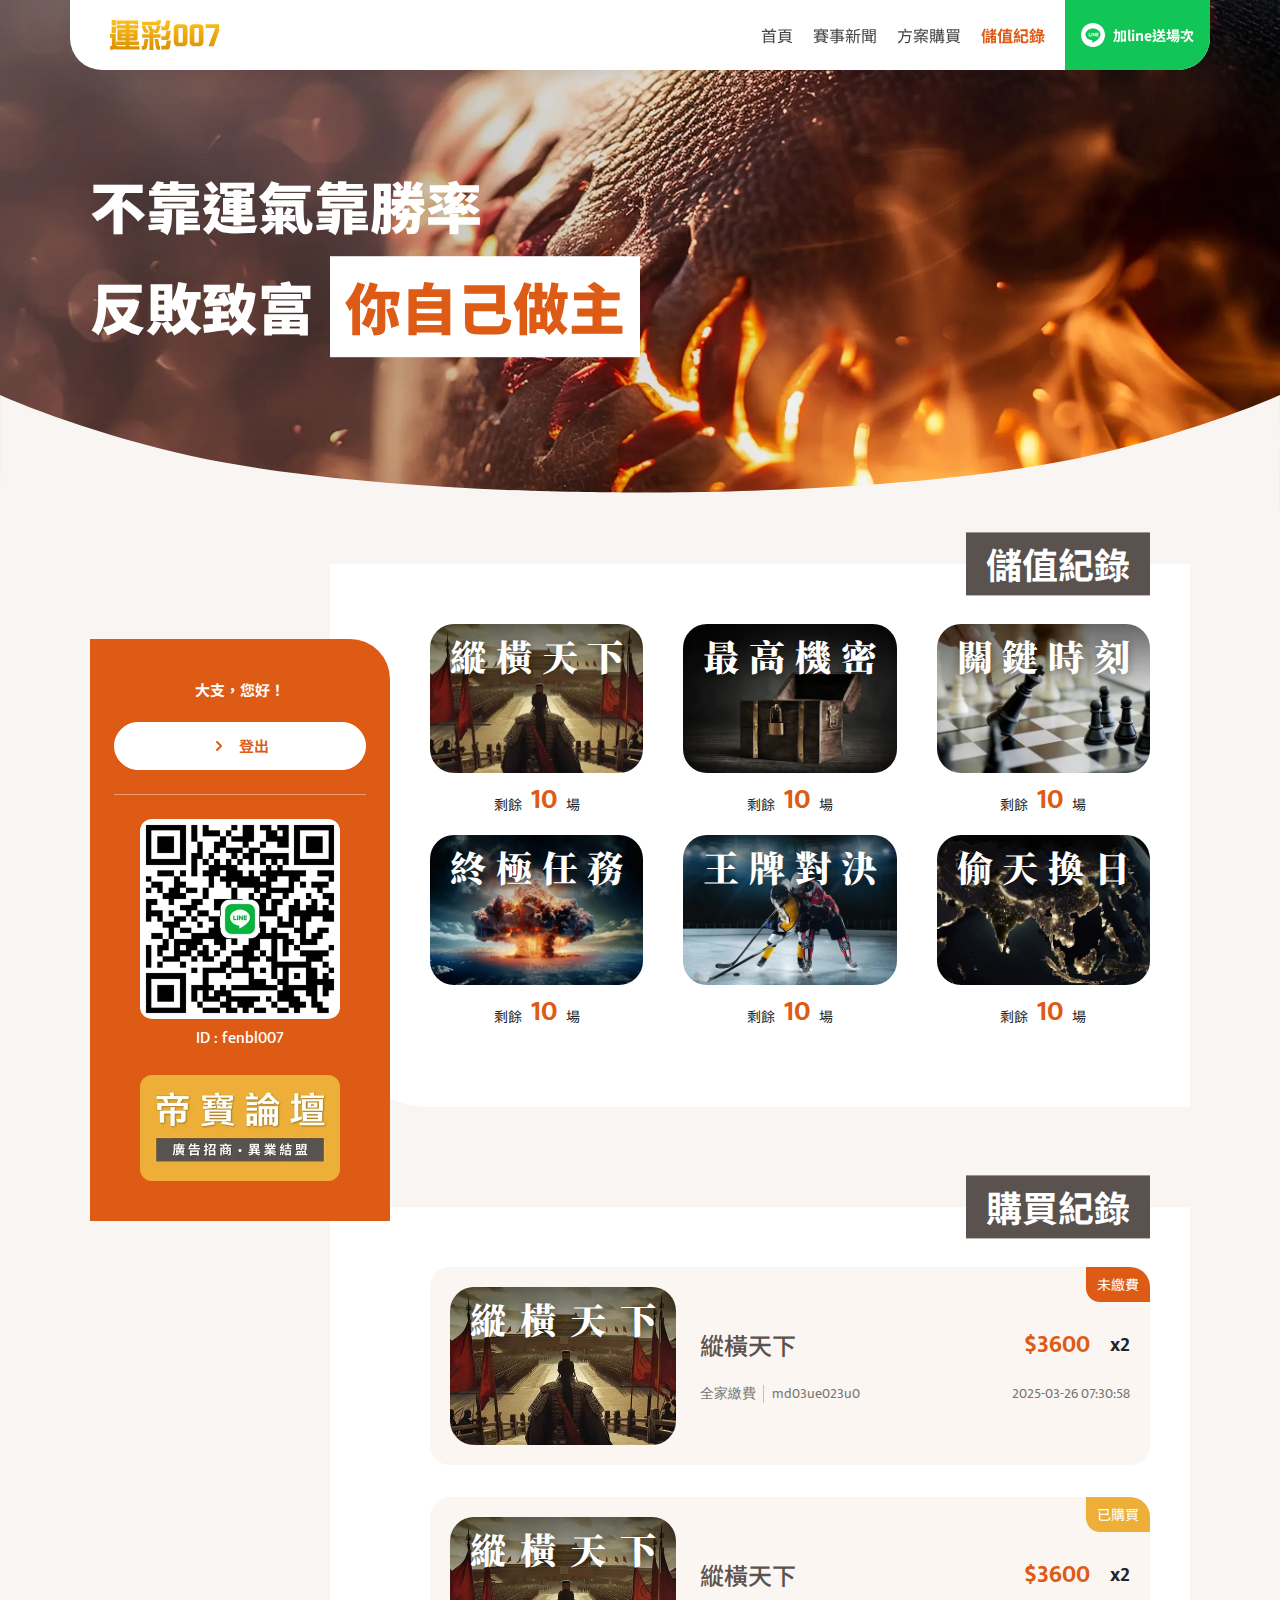
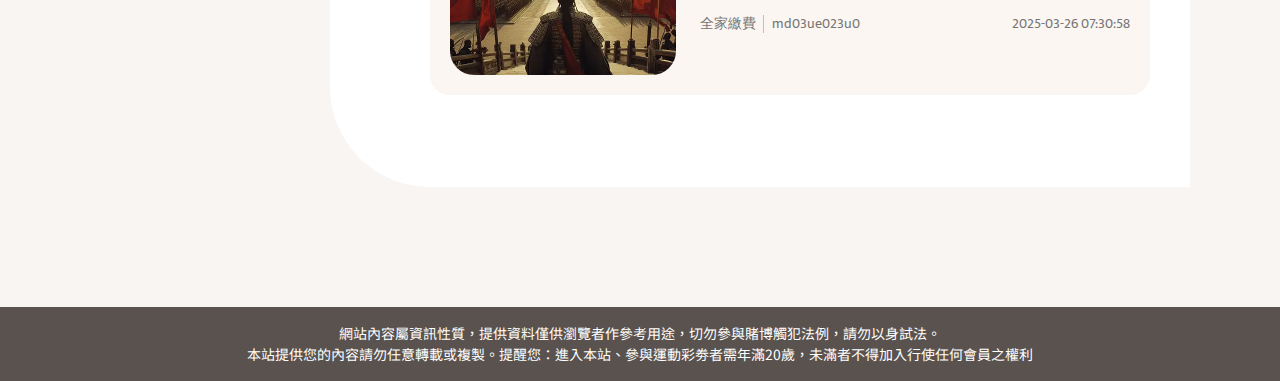
<file: record.html>
<!DOCTYPE html>
<html lang="en">
  <head>
    <meta charset="UTF-8" />
    <meta name="viewport" content="width=device-width, initial-scale=1.0" />
    <title>運彩007</title>
    <link rel="icon" type="image/x-icon" href="./favicon.ico" />
    <link rel="preconnect" href="https://fonts.googleapis.com" />
    <link rel="preconnect" href="https://fonts.gstatic.com" crossorigin />
    <link
      href="https://fonts.googleapis.com/css2?family=Mukta:wght@200;300;400;500;600;700;800&family=Noto+Sans+TC:wght@100..900&family=Noto+Serif+TC:wght@200..900&display=swap"
      rel="stylesheet"
    />
    <link rel="stylesheet" href="./public/css/bootstrap/bootstrap.css" />
    <link rel="stylesheet" href="./public/css/swiper/swiper-bundle.min.css" />
    <link rel="stylesheet" href="./public/css/style.css" />
  </head>
  <body>
    <header class="header">
      <a href="./index.html" class="header_logo"
        ><img src="./public/img/logo.svg" alt=""
      /></a>
      <nav class="header_nav">
        <ul>
          <li>
            <a href="./index.html" class="header_nav_item">首頁</a>
          </li>
          <li>
            <a href="./news.html" class="header_nav_item">賽事新聞</a>
          </li>
          <li>
            <a href="./buy-login.html" class="header_nav_item">方案購買</a>
          </li>
          <li>
            <a href="./record.html" class="header_nav_item active">儲值紀錄</a>
          </li>
          <li class="m-0 d-lg-block d-none line">
            <a
              class="btn-line"
              data-bs-toggle="modal"
              data-bs-target="#modal-qrcode"
            >
              <img class="header_icon" src="./public/img/line.svg" alt="" />
              <span class="header_nav_text">加line送場次</span>
            </a>
          </li>
        </ul>
      </nav>
      <div class="d-flex d-lg-none">
        <a
          class="btn-line"
          data-bs-toggle="modal"
          data-bs-target="#modal-qrcode"
        >
          <img class="header_icon" src="./public/img/line.svg" alt="" />
          <span class="header_nav_text">加line送場次</span>
        </a>
        <div class="header_menu d-lg-none">
          <div class="header_menu_inner">
            <div class="header_menu_bar bar-top"></div>
            <div class="header_menu_bar bar-middle"></div>
            <div class="header_menu_bar bar-bottom"></div>
          </div>
        </div>
      </div>
    </header>

    <main>
      <div class="banner">
        <div class="swiper-container banner_swiper">
          <div class="swiper-wrapper">
            <div class="swiper-slide">
              <div class="banner_item">
                <img src="./public/img/banner-1.webp" alt="" />
                <div class="banner_title">
                  <h1 class="container">
                    不靠運氣靠勝率<br />反敗致富<span class="highlight"
                      >你自己做主</span
                    >
                  </h1>
                </div>
              </div>
            </div>
            <div class="swiper-slide">
              <div class="banner_item">
                <img src="./public/img/banner-2.webp" alt="" />
                <div class="banner_title text-right">
                  <h1 class="container">
                    掌握獲利趨勢<br />讓你<span class="highlight"
                      >百發百中</span
                    >
                  </h1>
                </div>
              </div>
            </div>
            <div class="swiper-slide">
              <div class="banner_item">
                <img src="./public/img/banner-3.webp" alt="" />
                <div class="banner_title">
                  <h1 class="container">
                    關鍵時刻 不要猶豫<br />莊家剋星<span class="highlight"
                      >非我莫屬</span
                    >
                  </h1>
                </div>
              </div>
            </div>
          </div>
        </div>
        <img class="banner_mask" src="./public/img/banner-mask.svg" alt="" />
      </div>

      <div class="mainContent">
        <div class="container">
          <div class="sidebar">
            <div class="row">
              <div class="col-lg-12 col-md-8">
                <div class="sidebar_account">
                  <p>大支，您好！</p>
                  <button class="btn btn-bg-white">
                    <svg
                      width="16"
                      height="16"
                      viewBox="0 0 16 16"
                      fill="none"
                      xmlns="http://www.w3.org/2000/svg"
                    >
                      <path
                        d="M6 12L10 8L6 4"
                        stroke="#DE5B16"
                        stroke-width="2"
                        stroke-linecap="round"
                        stroke-linejoin="round"
                      />
                    </svg>
                    <span>登出</span>
                  </button>
                </div>
              </div>
              <div class="col-lg-12 col-md-4">
                <img class="sidebar_img" src="./public/img/qrcode.webp" alt="" />
                <p class="line-id">ID : fenbl007</p>
                <img class="sidebar_img" src="./public/img/ad.webp" alt="" />
              </div>
            </div>
          </div>
          <div class="mainbar">
            <div class="mainbar_sec">
              <h1 class="title">儲值紀錄</h1>
              <div class="product">
                <div class="row">
                  <div class="col-lg-4">
                    <div class="product_item">
                      <div class="product-pic">
                        <img src="./public/img/product-1.webp" alt="" />
                        <h2>
                          <span>縱</span><span>橫</span><span>天</span
                          ><span>下</span>
                        </h2>
                      </div>
                      <div class="product_remain">
                        <p>剩餘</p>
                        <p class="num">10</p>
                        <p>場</p>
                      </div>
                    </div>
                  </div>
                  <div class="col-lg-4">
                    <div class="product_item">
                      <div class="product-pic">
                        <img src="./public/img/product-2.webp" alt="" />
                        <h2>
                          <span>最</span><span>高</span><span>機</span
                          ><span>密</span>
                        </h2>
                      </div>
                      <div class="product_remain">
                        <p>剩餘</p>
                        <p class="num">10</p>
                        <p>場</p>
                      </div>
                    </div>
                  </div>
                  <div class="col-lg-4">
                    <div class="product_item">
                      <div class="product-pic">
                        <img src="./public/img/product-3.webp" alt="" />
                        <h2>
                          <span>關</span><span>鍵</span><span>時</span
                          ><span>刻</span>
                        </h2>
                      </div>
                      <div class="product_remain">
                        <p>剩餘</p>
                        <p class="num">10</p>
                        <p>場</p>
                      </div>
                    </div>
                  </div>
                  <div class="col-lg-4">
                    <div class="product_item">
                      <div class="product-pic">
                        <img src="./public/img/product-4.webp" alt="" />
                        <h2>
                          <span>終</span><span>極</span><span>任</span
                          ><span>務</span>
                        </h2>
                      </div>
                      <div class="product_remain">
                        <p>剩餘</p>
                        <p class="num">10</p>
                        <p>場</p>
                      </div>
                    </div>
                  </div>
                  <div class="col-lg-4">
                    <div class="product_item">
                      <div class="product-pic">
                        <img src="./public/img/product-5.webp" alt="" />
                        <h2>
                          <span>王</span><span>牌</span><span>對</span
                          ><span>決</span>
                        </h2>
                      </div>
                      <div class="product_remain">
                        <p>剩餘</p>
                        <p class="num">10</p>
                        <p>場</p>
                      </div>
                    </div>
                  </div>
                  <div class="col-lg-4">
                    <div class="product_item">
                      <div class="product-pic">
                        <img src="./public/img/product-6.webp" alt="" />
                        <h2>
                          <span>偷</span><span>天</span><span>換</span
                          ><span>日</span>
                        </h2>
                      </div>
                      <div class="product_remain">
                        <p>剩餘</p>
                        <p class="num">10</p>
                        <p>場</p>
                      </div>
                    </div>
                  </div>
                </div>
              </div>
            </div>
            <div class="mainbar_sec">
              <h1 class="title">購買紀錄</h1>
              <div class="record">
                <div class="record_item">
                  <div class="product-pic">
                    <img src="./public/img/product-1.webp" alt="" />
                    <h2>
                      <span>縱</span><span>橫</span><span>天</span
                      ><span>下</span>
                    </h2>
                  </div>
                  <div class="record_text">
                    <div class="record_head">
                      <h2 class="record_title">縱橫天下</h2>
                      <div class="d-flex align-items-center">
                        <p class="record_price">$3600</p>
                        <p class="record_num">x2</p>
                      </div>
                    </div>
                    <div class="record_body">
                      <div class="record_info">
                        <ul>
                          <li>全家繳費</li>
                          <li>md03ue023u0</li>
                        </ul>
                        <p class="time">2025-03-26 07:30:58</p>
                      </div>
                    </div>
                  </div>
                  <div class="record_status notpay">未繳費</div>
                </div>
                <div class="record_item">
                  <div class="product-pic">
                    <img src="./public/img/product-1.webp" alt="" />
                    <h2>
                      <span>縱</span><span>橫</span><span>天</span
                      ><span>下</span>
                    </h2>
                  </div>
                  <div class="record_text">
                    <div class="record_head">
                      <h2 class="record_title">縱橫天下</h2>
                      <div class="d-flex align-items-center">
                        <p class="record_price">$3600</p>
                        <p class="record_num">x2</p>
                      </div>
                    </div>
                    <div class="record_body">
                      <div class="record_info">
                        <ul>
                          <li>全家繳費</li>
                          <li>md03ue023u0</li>
                        </ul>
                        <p class="time">2025-03-26 07:30:58</p>
                      </div>
                    </div>
                  </div>
                  <div class="record_status paid">已購買</div>
                </div>
              </div>
            </div>
          </div>
        </div>
      </div>
    </main>

    <footer class="footer">
      網站內容屬資訊性質，提供資料僅供瀏覽者作參考用途，切勿參與賭博觸犯法例，請勿以身試法。<br />
      本站提供您的內容請勿任意轉載或複製。提醒您：進入本站、參與運動彩劵者需年滿20歲，未滿者不得加入行使任何會員之權利
    </footer>

    <div
      class="modal fade modal-qrcode"
      id="modal-qrcode"
      tabindex="-1"
      aria-labelledby="modal-qrcodeLabel"
      aria-hidden="true"
    >
      <div class="modal-dialog">
        <div class="modal-content">
          <button class="modal-x" data-bs-dismiss="modal" aria-label="Close">
            <img src="./public/img/x.svg" alt="" />
          </button>
          <img class="qrcode" src="./public/img/qrcode.webp" alt="" />
          <p class="line-id">ID : fenbl007</p>
        </div>
      </div>
    </div>

    <script src="./public/js/jquery/jquery.min.js"></script>
    <script src="./public/js/bootstrap/bootstrap.bundle.min.js"></script>
    <script src="./public/js/swiper/swiper-bundle.min.js"></script>
    <script src="./public/js/common.js"></script>
  </body>
</html>
</file>
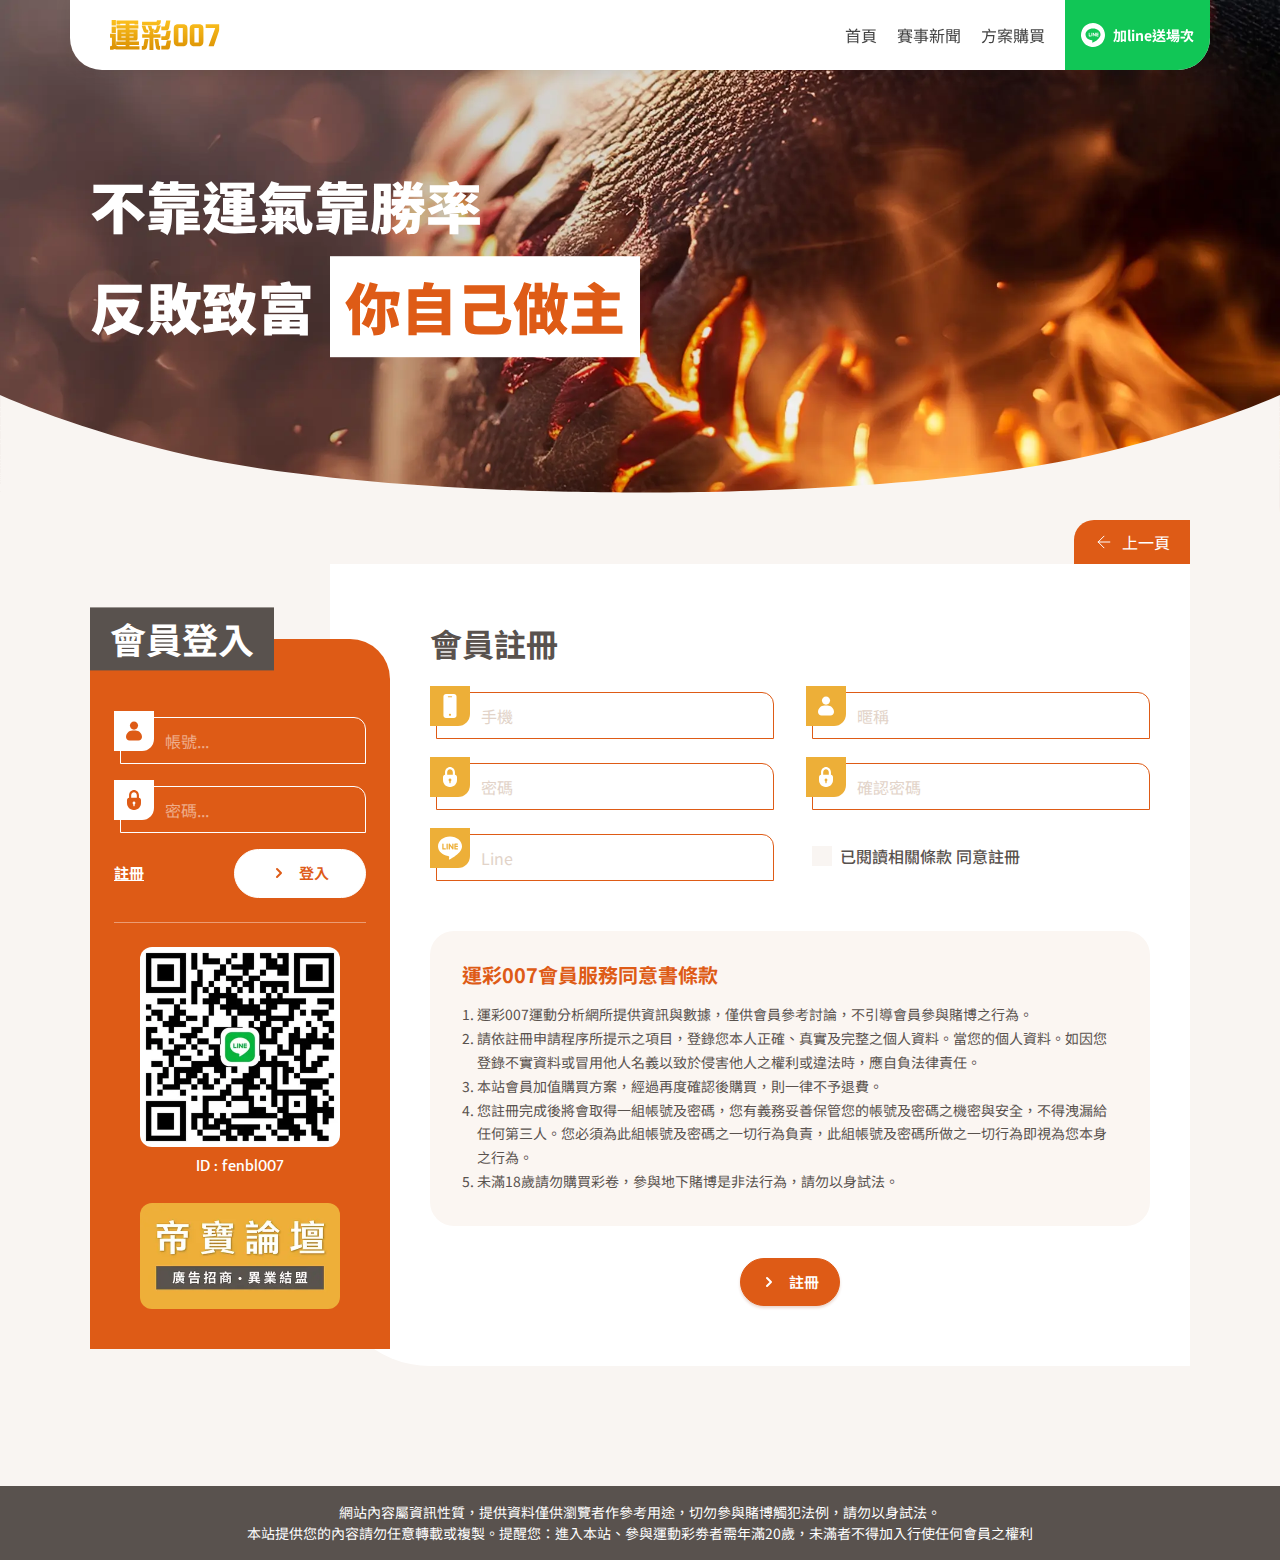
<file: signup.html>
<!DOCTYPE html>
<html lang="en">
  <head>
    <meta charset="UTF-8" />
    <meta name="viewport" content="width=device-width, initial-scale=1.0" />
    <title>運彩007</title>
    <link rel="icon" type="image/x-icon" href="./favicon.ico" />
    <link rel="preconnect" href="https://fonts.googleapis.com" />
    <link rel="preconnect" href="https://fonts.gstatic.com" crossorigin />
    <link
      href="https://fonts.googleapis.com/css2?family=Mukta:wght@200;300;400;500;600;700;800&family=Noto+Sans+TC:wght@100..900&family=Noto+Serif+TC:wght@200..900&display=swap"
      rel="stylesheet"
    />
    <link rel="stylesheet" href="./public/css/bootstrap/bootstrap.css" />
    <link rel="stylesheet" href="./public/css/swiper/swiper-bundle.min.css" />
    <link rel="stylesheet" href="./public/css/style.css" />
  </head>
  <body>
    <header class="header">
      <a href="./index.html" class="header_logo"
        ><img src="./public/img/logo.svg" alt=""
      /></a>
      <nav class="header_nav">
        <ul>
          <li>
            <a href="./index.html" class="header_nav_item">首頁</a>
          </li>
          <li>
            <a href="./news.html" class="header_nav_item">賽事新聞</a>
          </li>
          <li>
            <a href="./buy.html" class="header_nav_item">方案購買</a>
          </li>
          <li class="m-0 d-lg-block d-none line">
            <a
              class="btn-line"
              data-bs-toggle="modal"
              data-bs-target="#modal-qrcode"
            >
              <img class="header_icon" src="./public/img/line.svg" alt="" />
              <span class="header_nav_text">加line送場次</span>
            </a>
          </li>
        </ul>
      </nav>
      <div class="d-flex d-lg-none">
        <a
          class="btn-line"
          data-bs-toggle="modal"
          data-bs-target="#modal-qrcode"
        >
          <img class="header_icon" src="./public/img/line.svg" alt="" />
          <span class="header_nav_text">加line送場次</span>
        </a>
        <div class="header_menu d-lg-none">
          <div class="header_menu_inner">
            <div class="header_menu_bar bar-top"></div>
            <div class="header_menu_bar bar-middle"></div>
            <div class="header_menu_bar bar-bottom"></div>
          </div>
        </div>
      </div>
    </header>

    <main>
      <div class="banner">
        <div class="swiper-container banner_swiper">
          <div class="swiper-wrapper">
            <div class="swiper-slide">
              <div class="banner_item">
                <img src="./public/img/banner-1.webp" alt="" />
                <div class="banner_title">
                  <h1 class="container">
                    不靠運氣靠勝率<br />反敗致富<span class="highlight"
                      >你自己做主</span
                    >
                  </h1>
                </div>
              </div>
            </div>
            <div class="swiper-slide">
              <div class="banner_item">
                <img src="./public/img/banner-2.webp" alt="" />
                <div class="banner_title text-right">
                  <h1 class="container">
                    掌握獲利趨勢<br />讓你<span class="highlight"
                      >百發百中</span
                    >
                  </h1>
                </div>
              </div>
            </div>
            <div class="swiper-slide">
              <div class="banner_item">
                <img src="./public/img/banner-3.webp" alt="" />
                <div class="banner_title">
                  <h1 class="container">
                    關鍵時刻 不要猶豫<br />莊家剋星<span class="highlight"
                      >非我莫屬</span
                    >
                  </h1>
                </div>
              </div>
            </div>
          </div>
        </div>
        <img class="banner_mask" src="./public/img/banner-mask.svg" alt="" />
      </div>

      <div class="mainContent">
        <div class="container">
          <div class="sidebar sidebar--login">
            <h2 class="title">會員登入</h2>
            <div class="row">
              <div class="col-lg-12 col-md-8">
                <div class="sidebar_account">
                  <form action="" class="login">
                    <div class="input-item">
                      <div class="input-item_icon">
                        <img src="./public/img/account.svg" alt="" />
                      </div>
                      <input type="text" placeholder="帳號..." />
                    </div>
                    <div class="input-item">
                      <div class="input-item_icon">
                        <img src="./public/img/password.svg" alt="" />
                      </div>
                      <input type="password" placeholder="密碼..." />
                    </div>
                    <div class="login_btn">
                      <a href="./signup.html">註冊</a>
                      <button class="btn btn-bg-white">
                        <svg
                          width="16"
                          height="16"
                          viewBox="0 0 16 16"
                          fill="none"
                          xmlns="http://www.w3.org/2000/svg"
                        >
                          <path
                            d="M6 12L10 8L6 4"
                            stroke="#DE5B16"
                            stroke-width="2"
                            stroke-linecap="round"
                            stroke-linejoin="round"
                          />
                        </svg>
                        <span>登入</span>
                      </button>
                    </div>
                  </form>
                </div>
              </div>
              <div class="col-lg-12 col-md-4">
                <img class="sidebar_img" src="./public/img/qrcode.webp" alt="" />
                <p class="line-id">ID : fenbl007</p>
                <img class="sidebar_img" src="./public/img/ad.webp" alt="" />
              </div>
            </div>
          </div>
          <div class="mainbar">
            <div class="mainbar_sec">
              <button class="btn-back">
                <svg
                  width="20"
                  height="20"
                  viewBox="0 0 20 20"
                  fill="none"
                  xmlns="http://www.w3.org/2000/svg"
                >
                  <path
                    d="M15.8334 10H4.16669"
                    stroke="#AE101E"
                    stroke-linecap="round"
                    stroke-linejoin="round"
                  />
                  <path
                    d="M10 15.8333L4.16669 9.99996L10 4.16663"
                    stroke="#AE101E"
                    stroke-linecap="round"
                    stroke-linejoin="round"
                  />
                </svg>
                <span>上一頁</span>
              </button>
              <h2 class="inner-title">會員註冊</h2>
              <form action="" class="form-signup">
                <div class="row">
                  <div class="col-lg-6">
                    <div class="input-item">
                      <div class="input-item_icon">
                        <img src="./public/img/mobile.svg" alt="" />
                      </div>
                      <input type="text" placeholder="手機" />
                    </div>
                  </div>
                  <div class="col-lg-6">
                    <div class="input-item">
                      <div class="input-item_icon">
                        <img src="./public/img/account-white.svg" alt="" />
                      </div>
                      <input type="text" placeholder="暱稱" />
                    </div>
                  </div>
                  <div class="col-lg-6">
                    <div class="input-item">
                      <div class="input-item_icon">
                        <img src="./public/img/password-white.svg" alt="" />
                      </div>
                      <input type="password" placeholder="密碼" />
                    </div>
                  </div>
                  <div class="col-lg-6">
                    <div class="input-item">
                      <div class="input-item_icon">
                        <img src="./public/img/password-white.svg" alt="" />
                      </div>
                      <input type="password" placeholder="確認密碼" />
                    </div>
                  </div>
                  <div class="col-lg-6">
                    <div class="input-item">
                      <div class="input-item_icon">
                        <img src="./public/img/line-2.svg" alt="" />
                      </div>
                      <input type="text" placeholder="Line" />
                    </div>
                  </div>
                  <div class="col-lg-6">
                    <div class="checkbox-item">
                      <input type="checkbox" id="agree" />
                      <label for="agree">已閱讀相關條款 同意註冊</label>
                    </div>
                  </div>
                </div>
                <div class="term">
                  <h3>運彩007會員服務同意書條款</h3>
                  <ol>
                    <li>
                      運彩007運動分析網所提供資訊與數據，僅供會員參考討論，不引導會員參與賭博之行為。
                    </li>
                    <li>
                      請依註冊申請程序所提示之項目，登錄您本人正確、真實及完整之個人資料。當您的個人資料。如因您登錄不實資料或冒用他人名義以致於侵害他人之權利或違法時，應自負法律責任。
                    </li>
                    <li>
                      本站會員加值購買方案，經過再度確認後購買，則一律不予退費。
                    </li>
                    <li>
                      您註冊完成後將會取得一組帳號及密碼，您有義務妥善保管您的帳號及密碼之機密與安全，不得洩漏給任何第三人。您必須為此組帳號及密碼之一切行為負責，此組帳號及密碼所做之一切行為即視為您本身之行為。
                    </li>
                    <li>
                      未滿18歲請勿購買彩卷，參與地下賭博是非法行為，請勿以身試法。
                    </li>
                  </ol>
                </div>
                <button class="btn btn-bg-primary">
                  <svg
                    width="16"
                    height="16"
                    viewBox="0 0 16 16"
                    fill="none"
                    xmlns="http://www.w3.org/2000/svg"
                  >
                    <path
                      d="M6 12L10 8L6 4"
                      stroke="#ffffff"
                      stroke-width="2"
                      stroke-linecap="round"
                      stroke-linejoin="round"
                    />
                  </svg>
                  <span>註冊</span>
                </button>
              </form>
            </div>
          </div>
        </div>
      </div>
    </main>

    <footer class="footer">
      網站內容屬資訊性質，提供資料僅供瀏覽者作參考用途，切勿參與賭博觸犯法例，請勿以身試法。<br />
      本站提供您的內容請勿任意轉載或複製。提醒您：進入本站、參與運動彩劵者需年滿20歲，未滿者不得加入行使任何會員之權利
    </footer>

    <div
      class="modal fade modal-qrcode"
      id="modal-qrcode"
      tabindex="-1"
      aria-labelledby="modal-qrcodeLabel"
      aria-hidden="true"
    >
      <div class="modal-dialog">
        <div class="modal-content">
          <button class="modal-x" data-bs-dismiss="modal" aria-label="Close">
            <img src="./public/img/x.svg" alt="" />
          </button>
          <img class="qrcode" src="./public/img/qrcode.webp" alt="" />
          <p class="line-id">ID : fenbl007</p>
        </div>
      </div>
    </div>

    <script src="./public/js/jquery/jquery.min.js"></script>
    <script src="./public/js/bootstrap/bootstrap.bundle.min.js"></script>
    <script src="./public/js/swiper/swiper-bundle.min.js"></script>
    <script src="./public/js/common.js"></script>
  </body>
</html>
</file>
<file: public/css/style.css>
@import url("https://fonts.googleapis.com/css2?family=Mukta:wght@200;300;400;500;600;700;800&family=Noto+Sans+TC:wght@100..900&family=Noto+Serif+TC:wght@200..900&display=swap");
body {
  font-family: "noto sans TC", serif;
  background: #f9f5f2;
  min-height: 100vh;
}

ul {
  padding: 0;
  margin: 0;
  list-style: none;
}

a {
  text-decoration: none;
  color: #444444;
  -webkit-transition: 0.3s;
  transition: 0.3s;
}

a:hover {
  color: #444444;
}

input,
button,
select {
  background-color: transparent;
  border: 0;
  outline: none;
}

img {
  max-width: 100%;
  display: block;
}

.container {
  padding-left: 20px;
  padding-right: 20px;
}

.header {
  max-width: 1140px;
  width: 100%;
  position: fixed;
  top: 0;
  left: 50%;
  -webkit-transform: translateX(-50%);
          transform: translateX(-50%);
  display: -webkit-box;
  display: -ms-flexbox;
  display: flex;
  -webkit-box-align: center;
      -ms-flex-align: center;
          align-items: center;
  -webkit-box-pack: justify;
      -ms-flex-pack: justify;
          justify-content: space-between;
  background-color: #de5b16;
  z-index: 100;
  height: 70px;
  padding-left: 40px;
  background-color: #ffffff;
  border-radius: 0 0 32px 32px;
  -webkit-box-shadow: 0 2px 15px rgba(0, 0, 0, 0.1);
          box-shadow: 0 2px 15px rgba(0, 0, 0, 0.1);
  overflow: hidden;
  -webkit-transition: 0.3s;
  transition: 0.3s;
}

.header_logo {
  display: block;
  width: 110px;
}

.header_logo > img {
  width: 100%;
}

.header_nav {
  height: 100%;
}

.header_nav ul {
  display: -webkit-box;
  display: -ms-flexbox;
  display: flex;
  -webkit-box-align: center;
      -ms-flex-align: center;
          align-items: center;
  -webkit-box-pack: center;
      -ms-flex-pack: center;
          justify-content: center;
  height: 100%;
}

.header_nav ul li {
  margin-right: 20px;
}

.header_nav ul li.line {
  height: 100%;
}

.header_nav_text {
  display: block;
  -webkit-transition: 0.3s;
  transition: 0.3s;
  font-size: 14px;
}

.header_nav_item {
  cursor: pointer;
}

.header_nav_item.active {
  color: #de5b16;
  font-weight: 700;
}

.header_nav_item:not(.active):hover {
  opacity: 0.7;
}

.header_nav_item.login, .header_nav_item.account {
  width: 78px;
  -webkit-box-orient: vertical;
  -webkit-box-direction: normal;
      -ms-flex-direction: column;
          flex-direction: column;
  -webkit-box-align: center;
      -ms-flex-align: center;
          align-items: center;
  -webkit-box-pack: center;
      -ms-flex-pack: center;
          justify-content: center;
  margin: 0;
  padding: 0;
}

.header_nav_item.login .header_nav_text, .header_nav_item.account .header_nav_text {
  font-size: 12px;
  font-weight: 500;
}

.header_nav_item.account {
  position: relative;
}

.header_nav_item.account::before {
  position: absolute;
  content: "";
  width: 1px;
  height: 44px;
  background-color: rgba(255, 255, 255, 0.46);
  top: 50%;
  left: 0;
  -webkit-transform: translateY(-50%);
          transform: translateY(-50%);
}

.header_icon {
  width: 24px;
  height: 24px;
}

.header_icon path {
  -webkit-transition: 0.3s;
  transition: 0.3s;
}

.header_greet {
  display: -webkit-box;
  display: -ms-flexbox;
  display: flex;
  -webkit-box-align: center;
      -ms-flex-align: center;
          align-items: center;
  color: #ffffff;
  font-weight: 700;
  -webkit-box-orient: vertical;
  -webkit-box-direction: normal;
      -ms-flex-direction: column;
          flex-direction: column;
  align-items: center;
  -webkit-box-pack: center;
      -ms-flex-pack: center;
          justify-content: center;
  gap: 6px;
}

.header_greet a {
  font-size: 14px;
  font-weight: normal;
  text-decoration: underline !important;
  cursor: pointer;
  -webkit-transition: 0.3s;
  transition: 0.3s;
}

.header_greet a:hover {
  opacity: 0.7;
}

.header .btn-line {
  padding: 0 16px;
  background-color: #11c656;
  margin: 0;
  display: -webkit-box;
  display: -ms-flexbox;
  display: flex;
  height: 100%;
  -webkit-box-align: center;
      -ms-flex-align: center;
          align-items: center;
  -webkit-box-pack: center;
      -ms-flex-pack: center;
          justify-content: center;
  gap: 8px;
  color: #ffffff;
  font-weight: 700;
  cursor: pointer;
}

.header .btn-line:hover {
  opacity: 0.7;
}

.header_menu {
  width: 60px;
  height: 60px;
  z-index: 10;
  background-color: #de5b16;
  display: -webkit-box;
  display: -ms-flexbox;
  display: flex;
  -webkit-box-align: center;
      -ms-flex-align: center;
          align-items: center;
  -webkit-box-pack: center;
      -ms-flex-pack: center;
          justify-content: center;
  border-radius: 0 0 24px 0;
  -webkit-transition: 0.3s;
  transition: 0.3s;
}

.header_menu_inner {
  position: relative;
  width: 27px;
  height: 20px;
}

.header_menu_bar {
  width: 100%;
  height: 2px;
  position: absolute;
  background: #ffffff;
  left: 0;
  -webkit-box-shadow: 0 2px 5px rgba(0, 0, 0, 0.25);
          box-shadow: 0 2px 5px rgba(0, 0, 0, 0.25);
  -webkit-transition: 0.3s;
  transition: 0.3s;
}

.header_menu_bar.bar-top {
  top: 0;
}

.header_menu_bar.bar-middle {
  top: 50%;
  -webkit-transform: translateY(-50%);
          transform: translateY(-50%);
}

.header_menu_bar.bar-bottom {
  bottom: 0;
}

.header_menu.active {
  border-radius: 0;
}

.header_menu.active .header_menu_bar {
  top: 50%;
  left: 50%;
}

.header_menu.active .header_menu_bar.bar-top, .header_menu.active .header_menu_bar.bar-middle {
  -webkit-transform: translate(-50%, -50%) rotate(45deg);
          transform: translate(-50%, -50%) rotate(45deg);
}

.header_menu.active .header_menu_bar.bar-bottom {
  -webkit-transform: translate(-50%, -50%) rotate(-45deg);
          transform: translate(-50%, -50%) rotate(-45deg);
}

.header.active {
  border-radius: 0;
}

@media screen and (max-width: 991px) {
  .header {
    padding-left: 20px;
    height: 60px;
    -webkit-transition: 0.3s;
    transition: 0.3s;
    overflow: visible;
    border-radius: 0 0 24px 24px;
  }
  .header_logo {
    width: 90px;
  }
  .header_nav {
    position: fixed;
    width: 100%;
    max-width: 400px;
    height: calc(100vh - 60px);
    background: #444444;
    top: 60px;
    right: 0;
    z-index: 15;
    -webkit-transition: 0.3s;
    transition: 0.3s;
    padding: 40px;
    right: -400px;
  }
  .header_nav ul {
    display: block;
  }
  .header_nav ul a {
    display: block;
    padding: 8px 0;
    color: #ffffff;
  }
  .header_nav.active {
    right: 0;
  }
  .header_nav_item.line {
    padding: 0;
    width: 60px;
  }
  .header_nav_item.account::before {
    display: none;
  }
  .header_nav_item.active {
    color: #de5b16;
  }
  .header .btn-line {
    height: 60px;
  }
}

main {
  overflow: hidden;
}

.mainContent {
  padding-top: 52px;
  padding-bottom: 120px;
}

.mainContent .container {
  position: relative;
}

@media screen and (max-width: 1199px) {
  .mainContent .container {
    max-width: inherit;
  }
}

@media screen and (max-width: 991px) {
  .mainContent .container {
    display: -webkit-box;
    display: -ms-flexbox;
    display: flex;
    -webkit-box-orient: vertical;
    -webkit-box-direction: normal;
        -ms-flex-direction: column;
            flex-direction: column;
  }
}

.banner {
  position: relative;
}

.banner_item {
  width: 100%;
  padding-bottom: 40%;
  position: relative;
}

.banner_item > img {
  position: absolute;
  width: 100%;
  height: 100%;
  -o-object-fit: cover;
     object-fit: cover;
  top: 0;
  left: 0;
}

.banner_title {
  width: 100%;
  position: absolute;
  top: 50%;
  left: 0;
  -webkit-transform: translateY(-50%);
          transform: translateY(-50%);
}

.banner_title h1 {
  color: #ffffff;
  font-size: 56px;
  font-weight: 900;
  margin-bottom: 0;
  line-height: 1.8;
}

.banner_title .highlight {
  padding: 0 15px;
  background-color: #ffffff;
  color: #de5b16;
  display: inline-block;
  margin: 0 16px;
}

.banner_title.text-right h1 {
  text-align: right;
}

.banner_mask {
  position: absolute;
  width: 100%;
  left: 0;
  bottom: 0;
  z-index: 5;
}

@media screen and (max-width: 991px) {
  .banner_item {
    padding-bottom: 80%;
  }
  .banner_title .container {
    max-width: inherit;
  }
}

@media screen and (max-width: 575px) {
  .banner_item {
    padding-bottom: 100%;
  }
  .banner_title h1 {
    font-size: 28px;
  }
}

.btn {
  padding: 12px;
  display: -webkit-box;
  display: -ms-flexbox;
  display: flex;
  -webkit-box-align: center;
      -ms-flex-align: center;
          align-items: center;
  -webkit-box-pack: center;
      -ms-flex-pack: center;
          justify-content: center;
  gap: 12px;
  border-radius: 100px;
  -webkit-transition: 0.3s;
  transition: 0.3s;
}

.btn-bg-white {
  background-color: #ffffff;
  border: 1px solid #ffffff;
}

.btn-bg-white svg path {
  stroke: #de5b16;
}

.btn-bg-white span {
  color: #de5b16;
  font-size: 15px;
  font-weight: 600;
}

.btn-bg-white:hover {
  background-color: transparent;
}

.btn-bg-white:hover svg path {
  stroke: #ffffff;
}

.btn-bg-white:hover svg p {
  color: #ffffff;
}

.btn-bg-white:hover span {
  color: #ffffff;
}

.btn-bg-primary {
  background-color: #de5b16;
  border: 1px solid #de5b16;
}

.btn-bg-primary svg path {
  stroke: #ffffff;
}

.btn-bg-primary span {
  color: #ffffff;
  font-size: 15px;
  font-weight: 600;
}

.btn-bg-primary:hover {
  background-color: transparent;
}

.btn-bg-primary:hover svg path {
  stroke: #de5b16;
}

.btn-bg-primary:hover svg p {
  color: #de5b16;
}

.btn-bg-primary:hover span {
  color: #de5b16;
}

.title {
  font-size: 36px;
  width: -webkit-fit-content;
  width: -moz-fit-content;
  width: fit-content;
  padding: 10px 20px;
  background-color: #59524e;
  color: #ffffff;
  font-weight: 700;
  margin-bottom: 0;
  position: absolute;
  top: 0;
  -webkit-transform: translateY(-50%);
          transform: translateY(-50%);
}

@media screen and (max-width: 767px) {
  .title {
    font-size: 28px;
  }
}

.inner-title {
  color: #de5b16;
  font-size: 32px;
  font-weight: 700;
  margin-bottom: 24px;
  color: #59524e;
}

.sidebar {
  width: 300px;
  position: absolute;
  top: 75px;
  left: 20px;
  background-color: #de5b16;
  padding: 40px 24px;
  border-radius: 0 40px 0 0;
  z-index: 5;
}

.sidebar .title {
  left: 0;
}

.sidebar_account {
  text-align: center;
  padding-bottom: 24px;
  border-bottom: 1px solid rgba(255, 255, 255, 0.4);
  margin-bottom: 24px;
}

.sidebar_account p {
  color: #ffffff;
  font-size: 15px;
  font-weight: 700;
  margin-bottom: 20px;
}

.sidebar_account .btn {
  width: 100%;
}

.sidebar_img {
  max-width: 200px;
  width: 100%;
  border-radius: 12px;
  margin: 0 auto;
}

.sidebar .line-id {
  color: #ffffff;
  margin: 8px 0 24px;
}

.sidebar .login {
  padding-top: 32px;
}

.sidebar .login .input-item_icon {
  background-color: #ffffff;
}

.sidebar .login .input-item input {
  color: #ffffff;
  border-color: #ffffff;
}

.sidebar .login .input-item input::-webkit-input-placeholder {
  color: rgba(255, 255, 255, 0.5);
}

.sidebar .login .input-item input:-ms-input-placeholder {
  color: rgba(255, 255, 255, 0.5);
}

.sidebar .login .input-item input::-ms-input-placeholder {
  color: rgba(255, 255, 255, 0.5);
}

.sidebar .login .input-item input::placeholder {
  color: rgba(255, 255, 255, 0.5);
}

.sidebar .login_btn {
  display: -webkit-box;
  display: -ms-flexbox;
  display: flex;
  -webkit-box-align: center;
      -ms-flex-align: center;
          align-items: center;
  -webkit-box-pack: justify;
      -ms-flex-pack: justify;
          justify-content: space-between;
}

.sidebar .login_btn a {
  font-size: 15px;
  text-decoration: underline;
  font-weight: 700;
  color: #ffffff;
}

.sidebar .login_btn a:hover {
  opacity: 0.7;
}

.sidebar .login_btn .btn {
  width: -webkit-fit-content;
  width: -moz-fit-content;
  width: fit-content;
  padding: 12px 36px;
}

.sidebar.highlight {
  -webkit-animation: sidebar-highlight 1s ease-in-out normal;
          animation: sidebar-highlight 1s ease-in-out normal;
}

@media screen and (max-width: 991px) {
  .sidebar {
    width: 100%;
    -webkit-box-ordinal-group: 3;
        -ms-flex-order: 2;
            order: 2;
    position: relative;
    left: inherit;
    top: inherit;
  }
  .sidebar--login {
    margin-top: 40px;
  }
}

.line-id {
  text-align: center;
  font-family: "Mukta", sans-serif;
  font-weight: 500;
  color: #59524e;
}

@-webkit-keyframes sidebar-highlight {
  0% {
    -webkit-transform: scale(1);
            transform: scale(1);
  }
  33.3333% {
    -webkit-transform: scale(1.2);
            transform: scale(1.2);
  }
  66.6666% {
    -webkit-transform: scale(1.2);
            transform: scale(1.2);
  }
  100% {
    -webkit-transform: scale(1);
            transform: scale(1);
  }
}

@keyframes sidebar-highlight {
  0% {
    -webkit-transform: scale(1);
            transform: scale(1);
  }
  33.3333% {
    -webkit-transform: scale(1.2);
            transform: scale(1.2);
  }
  66.6666% {
    -webkit-transform: scale(1.2);
            transform: scale(1.2);
  }
  100% {
    -webkit-transform: scale(1);
            transform: scale(1);
  }
}

.input-item {
  position: relative;
  padding-top: 6px;
  padding-left: 6px;
  margin-bottom: 16px;
}

.input-item_icon {
  width: 40px;
  height: 40px;
  border-radius: 0 0 12px 0;
  display: -webkit-box;
  display: -ms-flexbox;
  display: flex;
  -webkit-box-align: center;
      -ms-flex-align: center;
          align-items: center;
  -webkit-box-pack: center;
      -ms-flex-pack: center;
          justify-content: center;
  position: absolute;
  top: 0;
  left: 0;
}

.input-item_icon img {
  width: 24px;
}

.input-item input {
  height: 47px;
  border: 1px solid;
  border-radius: 0 12px 0 0;
  padding: 0 12px 0 44px;
  width: 100%;
}

.mainbar {
  width: calc(100% - 240px);
  margin-left: auto;
}

.mainbar_sec {
  padding: 60px 40px 60px 100px;
  background-color: #ffffff;
  border-radius: 0 0 0 100px;
  margin-bottom: 100px;
  position: relative;
}

.mainbar_sec:last-child {
  margin-bottom: 0;
}

.mainbar_sec .title {
  right: 40px;
}

@media screen and (max-width: 991px) {
  .mainbar {
    width: 100%;
    margin-bottom: 40px;
    -webkit-box-ordinal-group: 2;
        -ms-flex-order: 1;
            order: 1;
  }
  .mainbar_sec {
    padding: 0;
    background-color: transparent;
  }
  .mainbar_sec .title {
    position: static;
    margin-left: auto;
  }
}

.product-pic {
  position: relative;
  border-radius: 24px;
  display: block;
  width: 100%;
  padding-bottom: 70%;
  overflow: hidden;
  margin-bottom: 36px;
}

.product-pic > img {
  position: absolute;
  width: 100%;
  height: 100%;
  -o-object-fit: cover;
     object-fit: cover;
  top: 0;
  left: 0;
  -webkit-transition: 0.3s;
  transition: 0.3s;
}

.product-pic > h2 {
  position: absolute;
  padding: 0 20px;
  display: -webkit-box;
  display: -ms-flexbox;
  display: flex;
  -webkit-box-align: center;
      -ms-flex-align: center;
          align-items: center;
  -webkit-box-pack: justify;
      -ms-flex-pack: justify;
          justify-content: space-between;
  margin: 0;
  width: 100%;
  top: 10px;
  left: 0;
}

.product-pic > h2 span {
  font-family: "Noto Serif TC", serif;
  color: #ffffff;
  font-size: 36px;
  font-weight: 900;
  text-shadow: 0 2px 10px rgba(0, 0, 0, 0.4);
}

.product-pic > h2 span:first-child {
  -webkit-animation: product-text-1 3s ease-in-out infinite normal;
          animation: product-text-1 3s ease-in-out infinite normal;
}

.product-pic > h2 span:nth-child(2) {
  -webkit-animation: product-text-2 3s ease-in-out infinite normal;
          animation: product-text-2 3s ease-in-out infinite normal;
}

.product-pic > h2 span:nth-child(3) {
  -webkit-animation: product-text-3 3s ease-in-out infinite normal;
          animation: product-text-3 3s ease-in-out infinite normal;
}

.product-pic > h2 span:nth-child(4) {
  -webkit-animation: product-text-4 3s ease-in-out infinite normal;
          animation: product-text-4 3s ease-in-out infinite normal;
}

.product-pic:hover > img {
  -webkit-transform: scale(1.2);
          transform: scale(1.2);
}

@media screen and (max-width: 575px) {
  .product-pic {
    margin-bottom: 20px;
  }
  .product-pic > h2 span {
    font-size: 28px;
  }
}

@-webkit-keyframes product-text-1 {
  0% {
    opacity: 0;
  }
  25% {
    opacity: 1;
  }
  50% {
    opacity: 1;
  }
  75% {
    opacity: 1;
  }
  100% {
    opacity: 1;
  }
}

@keyframes product-text-1 {
  0% {
    opacity: 0;
  }
  25% {
    opacity: 1;
  }
  50% {
    opacity: 1;
  }
  75% {
    opacity: 1;
  }
  100% {
    opacity: 1;
  }
}

@-webkit-keyframes product-text-2 {
  0% {
    opacity: 0;
  }
  25% {
    opacity: 0;
  }
  50% {
    opacity: 1;
  }
  75% {
    opacity: 1;
  }
  100% {
    opacity: 1;
  }
}

@keyframes product-text-2 {
  0% {
    opacity: 0;
  }
  25% {
    opacity: 0;
  }
  50% {
    opacity: 1;
  }
  75% {
    opacity: 1;
  }
  100% {
    opacity: 1;
  }
}

@-webkit-keyframes product-text-3 {
  0% {
    opacity: 0;
  }
  25% {
    opacity: 0;
  }
  50% {
    opacity: 0;
  }
  75% {
    opacity: 1;
  }
  100% {
    opacity: 1;
  }
}

@keyframes product-text-3 {
  0% {
    opacity: 0;
  }
  25% {
    opacity: 0;
  }
  50% {
    opacity: 0;
  }
  75% {
    opacity: 1;
  }
  100% {
    opacity: 1;
  }
}

@-webkit-keyframes product-text-4 {
  0% {
    opacity: 0;
  }
  25% {
    opacity: 0;
  }
  50% {
    opacity: 0;
  }
  75% {
    opacity: 0;
  }
  100% {
    opacity: 1;
  }
}

@keyframes product-text-4 {
  0% {
    opacity: 0;
  }
  25% {
    opacity: 0;
  }
  50% {
    opacity: 0;
  }
  75% {
    opacity: 0;
  }
  100% {
    opacity: 1;
  }
}

.table-common {
  width: 100%;
}

.table-common th {
  padding: 0 0 6px;
}

.table-common th span {
  display: block;
  padding: 8px;
  color: #ffffff;
  background-color: #59524e;
  text-align: center;
  font-weight: 700;
}

.table-common th:first-child span {
  border-radius: 16px 0 0 0;
}

.table-common td {
  padding: 6px 0;
  height: 1px;
  font-weight: 700;
}

.table-common td > span {
  padding: 13px 0;
  background-color: #fbf6f2;
  width: 100%;
  display: -webkit-box;
  display: -ms-flexbox;
  display: flex;
  -webkit-box-align: center;
      -ms-flex-align: center;
          align-items: center;
  -webkit-box-pack: center;
      -ms-flex-pack: center;
          justify-content: center;
  text-align: center;
  height: 71px;
}

.table-common td:first-child span {
  border-radius: 20px 0 0 0;
}

.table-common td.table_date {
  color: #d99b25;
  font-family: "Mukta", sans-serif;
  font-size: 18px;
}

.table-common td.table_project {
  color: #de6cae;
}

.table-common td.table_give {
  color: #22af53;
}

.table-common td.table_lines {
  color: #3371b3;
  font-family: "Mukta", sans-serif;
  font-size: 18px;
}

.table-common td.table_get {
  color: #b466ca;
}

.table-common td.table_predict {
  color: #de5b16;
}

.table-common td.table_predict .btn {
  padding: 10px 12px;
  -webkit-box-shadow: 0 2px 3px rgba(148, 51, 0, 0.2);
          box-shadow: 0 2px 3px rgba(148, 51, 0, 0.2);
  width: -webkit-fit-content;
  width: -moz-fit-content;
  width: fit-content;
}

.table-common td.table_predict .btn:hover {
  -webkit-box-shadow: none;
          box-shadow: none;
}

.table-common td.table_result {
  height: 100%;
}

.table-common td.table_result .result_inner {
  width: 35px;
  height: 35px;
  position: relative;
  margin: 0 auto;
}

.table-common td.table_result .result_inner img {
  position: absolute;
  width: 100%;
  height: 100%;
  -o-object-fit: contain;
     object-fit: contain;
  top: 0;
  left: 0;
}

.table-common td.table_result .result_inner img:first-child {
  -webkit-animation: result-1 1.5s step-start infinite normal;
          animation: result-1 1.5s step-start infinite normal;
}

.table-common td.table_result .result_inner img:nth-child(2) {
  -webkit-animation: result-2 1.5s step-start infinite normal;
          animation: result-2 1.5s step-start infinite normal;
}

.table-common_btn {
  color: #ffffff;
  -webkit-transition: 0.3s;
  transition: 0.3s;
  cursor: pointer;
  border-radius: 8px;
  font-size: 14px;
  color: #de5b16;
  padding: 10px 16px;
  border: 1px solid #de5b16;
}

.table-common_btn:hover {
  background-color: #de5b16;
  color: #ffffff;
}

.table-common_result {
  width: 30px;
  margin: 0 auto;
}

.table-common--notlogin td {
  height: 1px;
}

.table-common--notlogin.table_predict {
  height: 100%;
}

.table-common--notlogin.table_result {
  width: 1px;
}

@media screen and (max-width: 991px) {
  .table-common th,
  .table-common td {
    font-size: 11px;
  }
  .table-common td > span {
    height: 66px;
  }
  .table-common td.table_result img {
    width: 25px;
  }
  .table-common .table_score {
    display: none;
  }
  .table-common_btn {
    padding: 4px;
    font-size: 10px;
  }
  .table-common .btn-common {
    padding: 4px 8px;
    font-size: 12px;
    border-radius: 8px;
  }
  .table-common .btn-common img {
    width: 10px;
  }
}

@media screen and (max-width: 575px) {
  .table-common td.table_predict .btn {
    padding: 0;
    border-radius: 0;
    background-color: transparent;
    border: 0;
    -webkit-box-shadow: none;
            box-shadow: none;
  }
  .table-common td.table_predict .btn svg {
    display: none;
  }
  .table-common td.table_predict .btn span {
    color: #de5b16;
    font-size: 12px;
    text-decoration: underline;
  }
  .table-common td.table_result .result_inner {
    width: 28px;
    height: 28px;
  }
  .table-common td > span {
    background-color: #ffffff;
  }
}

@-webkit-keyframes result-1 {
  0% {
    opacity: 1;
  }
  25% {
    opacity: 1;
  }
  50% {
    opacity: 1;
  }
  75% {
    opacity: 0;
  }
  100% {
    opacity: 0;
  }
}

@keyframes result-1 {
  0% {
    opacity: 1;
  }
  25% {
    opacity: 1;
  }
  50% {
    opacity: 1;
  }
  75% {
    opacity: 0;
  }
  100% {
    opacity: 0;
  }
}

@-webkit-keyframes result-2 {
  0% {
    opacity: 0;
  }
  25% {
    opacity: 0;
  }
  50% {
    opacity: 0;
  }
  75% {
    opacity: 1;
  }
  100% {
    opacity: 1;
  }
}

@keyframes result-2 {
  0% {
    opacity: 0;
  }
  25% {
    opacity: 0;
  }
  50% {
    opacity: 0;
  }
  75% {
    opacity: 1;
  }
  100% {
    opacity: 1;
  }
}

.footer {
  padding: 16px;
  background-color: #59524e;
  text-align: center;
  color: #fff;
  font-size: 14px;
}

@media screen and (max-width: 575px) {
  .footer {
    font-size: 12px;
  }
}

.buy_item {
  padding: 20px;
  background-color: #fbf6f2;
  display: -webkit-box;
  display: -ms-flexbox;
  display: flex;
  -webkit-box-align: center;
      -ms-flex-align: center;
          align-items: center;
  -webkit-box-pack: justify;
      -ms-flex-pack: justify;
          justify-content: space-between;
  margin-bottom: 24px;
  border-radius: 20px;
}

.buy_item .product-pic {
  width: 226px;
  padding-bottom: calc(226px * 0.7);
  margin: 0;
}

.buy_text {
  width: calc(100% - 226px);
  padding-left: 24px;
}

.buy_name {
  font-size: 28px;
  margin-bottom: 32px;
  font-weight: 700;
}

.buy_select {
  background-color: #ffffff;
  border-radius: 8px;
  padding: 10px 50px 10px 16px;
  -webkit-appearance: none;
     -moz-appearance: none;
          appearance: none;
  background-image: url(../img/chevron-down.svg);
  background-size: 16px;
  background-position: calc(100% - 16px) center;
  background-repeat: no-repeat;
  color: #444444;
  width: calc((100% - 90px - 32px) / 2);
}

.buy_btn {
  display: -webkit-box;
  display: -ms-flexbox;
  display: flex;
  -webkit-box-align: center;
      -ms-flex-align: center;
          align-items: center;
  gap: 16px;
  gap: 12px;
}

.buy_btn .btn {
  width: 90px;
}

.buy_btn button {
  padding: 0;
  width: 90px;
  color: #de5b16;
  margin: 0;
}

.buy_btn button:hover {
  color: #edaf38;
}

@media screen and (max-width: 767px) {
  .buy_item {
    display: block;
    padding: 15px;
    background-color: #ffffff;
  }
  .buy_item .product-pic {
    width: 100%;
    padding-bottom: 70%;
    margin-bottom: 12px;
  }
  .buy_text {
    width: 100%;
    padding: 0;
    display: block;
    text-align: center;
  }
  .buy_text .btn-common {
    width: 100%;
    -webkit-box-pack: center;
        -ms-flex-pack: center;
            justify-content: center;
  }
  .buy_btn {
    width: 100%;
    padding-top: 20px;
    -webkit-box-align: center;
        -ms-flex-align: center;
            align-items: center;
    gap: 16px;
    margin-bottom: 12px;
    display: block;
  }
  .buy_btn_login {
    margin: 0 auto;
  }
  .buy_btn .btn,
  .buy_btn select {
    width: 100%;
  }
  .buy_btn select {
    background-color: #fbf6f2;
    margin-bottom: 16px;
  }
  .buy_name {
    font-size: 18px;
    text-align: center;
    margin-bottom: 20px;
  }
  .buy_select {
    display: block;
  }
  .buy_select_item {
    width: 100%;
    margin-bottom: 15px;
  }
  .buy_select_item select {
    width: 100%;
  }
  .buy_content {
    width: 100%;
    display: block;
    padding: 0;
  }
}

.news-list_item {
  padding: 0 24px 0 0;
  display: block;
  margin-bottom: 16px;
  position: relative;
}

.news-list_item:hover .news-list_arrow {
  background-color: #de5b16;
}

.news-list_text {
  padding: 16px 40px 16px 28px;
  border-radius: 0 32px 0 0;
  background-color: #fbf6f2;
}

.news-list_text p {
  font-size: 18px;
  color: #de5b16;
  font-family: "Mukta", sans-serif;
  margin-bottom: 4px;
  font-weight: 700;
}

.news-list_text h3 {
  font-size: 16px;
  font-weight: normal;
  margin: 0;
  display: -webkit-box;
  -webkit-box-orient: vertical;
  -webkit-line-clamp: 2;
  overflow: hidden;
  line-height: 1.6;
}

.news-list_arrow {
  width: 52px;
  height: 52px;
  border-radius: 20px 0 0 0;
  background-color: #edaf38;
  display: -webkit-box;
  display: -ms-flexbox;
  display: flex;
  -webkit-box-align: center;
      -ms-flex-align: center;
          align-items: center;
  -webkit-box-pack: center;
      -ms-flex-pack: center;
          justify-content: center;
  position: absolute;
  right: 0;
  bottom: 0;
  -webkit-transition: 0.3s;
  transition: 0.3s;
}

.news-list_arrow svg {
  width: 28px;
  height: 28px;
}

.news-list_arrow svg path {
  stroke: #ffffff;
  -webkit-transition: 0.3s;
  transition: 0.3s;
}

@media screen and (max-width: 991px) {
  .news-list_text {
    background-color: #ffffff;
  }
}

.news-detail_date {
  position: relative;
  height: 37px;
  z-index: 0;
  margin: 0;
}

.news-detail_date span {
  background-color: #ffffff;
  display: block;
  padding-right: 12px;
  color: #de5b16;
  font-family: "Mukta", sans-serif;
  font-weight: 700;
  font-size: 22px;
  width: -webkit-fit-content;
  width: -moz-fit-content;
  width: fit-content;
}

.news-detail_date::after {
  position: absolute;
  content: "";
  width: 100%;
  height: 1px;
  background-color: #f1eae5;
  top: 15px;
  left: 0;
  z-index: -1;
}

.news-detail_content h2 {
  font-size: 32px;
  font-weight: 700;
  margin-bottom: 20px;
  color: #59524e;
  line-height: 1.6;
}

.news-detail_content img {
  width: 100%;
  display: block;
  margin: 12px 0;
}

.news-detail_text {
  line-height: 1.8;
  color: #7e7772;
  margin: 12px 0;
}

@media screen and (max-width: 575px) {
  .news-detail_date span {
    background-color: #f9f5f2;
    font-size: 18px;
  }
  .news-detail_content {
    width: 100%;
    padding: 0;
  }
  .news-detail_content h2 {
    font-size: 24px;
  }
  .news-detail_head {
    margin-bottom: 20px;
  }
}

.modal-qrcode .modal-content {
  border: 0;
  padding: 56px;
  border-radius: 32px;
  background-color: #f9f5f2;
}

.modal-qrcode .modal-content .line-id {
  margin-top: 12px;
}

.modal-qrcode .modal-content .modal-x {
  width: 24px;
  height: 24px;
  position: absolute;
  top: 20px;
  right: 20px;
  padding: 0;
  -webkit-transition: 0.3s;
  transition: 0.3s;
}

.modal-qrcode .modal-content .modal-x > img {
  width: 100%;
}

.modal-qrcode .modal-content .modal-x:hover {
  opacity: 0.7;
}

.modal-qrcode .modal-dialog {
  margin-top: 150px;
}

.modal-qrcode > img {
  width: 100%;
}

.pagination {
  display: -webkit-box;
  display: -ms-flexbox;
  display: flex;
  -webkit-box-align: center;
      -ms-flex-align: center;
          align-items: center;
  width: -webkit-fit-content;
  width: -moz-fit-content;
  width: fit-content;
  margin: 32px auto 0;
  gap: 12px;
}

.pagination a {
  width: 40px;
  height: 40px;
  border-radius: 50%;
  border: 1px solid #f5eee9;
  display: -webkit-box;
  display: -ms-flexbox;
  display: flex;
  -webkit-box-align: center;
      -ms-flex-align: center;
          align-items: center;
  -webkit-box-pack: center;
      -ms-flex-pack: center;
          justify-content: center;
  font-size: 16px;
  font-family: "Mukta", sans-serif;
  -webkit-transition: 0.3s;
  transition: 0.3s;
}

.pagination a:hover, .pagination a.active {
  background-color: #de5b16;
  border-color: #de5b16;
  color: #ffffff;
}

.pagination a:hover svg path, .pagination a.active svg path {
  stroke: #ffffff;
}

.pagination_arrow svg {
  width: 20px;
  height: 20px;
}

.pagination_arrow svg path {
  -webkit-transition: 0.3s;
  transition: 0.3s;
  stroke: #59524e;
  stroke-width: 2px;
}

.pagination_arrow:hover img {
  opacity: 0.7;
}

@media screen and (max-width: 575px) {
  .pagination {
    gap: 10px;
  }
  .pagination a {
    width: 30px;
    height: 30px;
    font-size: 13px;
  }
}

.hot .row {
  margin-left: -20px;
  margin-right: -20px;
}

.hot .row > div {
  padding-left: 20px;
  padding-right: 20px;
}

@media screen and (max-width: 991px) {
  .hot .row {
    margin-left: -4px;
    margin-right: -4px;
  }
  .hot .row > div {
    padding-left: 4px;
    padding-right: 4px;
  }
  .hot_item {
    margin-bottom: 12px;
  }
}

.btn-back {
  display: -webkit-box;
  display: -ms-flexbox;
  display: flex;
  -webkit-box-align: center;
      -ms-flex-align: center;
          align-items: center;
  padding: 10px 20px;
  background-color: #de5b16;
  border-radius: 20px 0 0 0;
  position: absolute;
  right: 0;
  bottom: 100%;
  gap: 8px;
  -webkit-transition: 0.3s;
  transition: 0.3s;
}

.btn-back svg path {
  -webkit-transition: 0.3s;
  transition: 0.3s;
  stroke: #ffffff;
}

.btn-back span {
  color: #ffffff;
}

.btn-back:hover {
  background-color: #edaf38;
}

@media screen and (max-width: 991px) {
  .btn-back {
    position: static;
    margin-left: auto;
    margin-bottom: 20px;
  }
}

.product .row {
  margin-left: -20px;
  margin-right: -20px;
}

.product .row > div {
  padding-left: 20px;
  padding-right: 20px;
}

.product_item {
  padding-bottom: 20px;
}

.product_item .product-pic {
  margin: 0;
}

.product_remain {
  display: -webkit-box;
  display: -ms-flexbox;
  display: flex;
  -webkit-box-align: end;
      -ms-flex-align: end;
          align-items: flex-end;
  -webkit-box-pack: center;
      -ms-flex-pack: center;
          justify-content: center;
}

.product_remain p {
  font-size: 14px;
  margin: 0;
}

.product_remain p.num {
  font-family: "Mukta", sans-serif;
  color: #de5b16;
  font-size: 28px;
  font-weight: 700;
  margin: 0 8px;
  -webkit-transform: translateY(6px);
          transform: translateY(6px);
}

@media screen and (max-width: 991px) {
  .product .row {
    margin: 0;
  }
  .product .row > div {
    padding: 0;
  }
}

.record_item {
  display: -webkit-box;
  display: -ms-flexbox;
  display: flex;
  -webkit-box-align: center;
      -ms-flex-align: center;
          align-items: center;
  -ms-flex-wrap: wrap;
      flex-wrap: wrap;
  margin-bottom: 32px;
  background-color: #fbf6f2;
  padding: 20px;
  border-radius: 20px;
  position: relative;
  overflow: hidden;
}

.record_item .product-pic {
  width: 226px;
  padding-bottom: calc(226px * 0.7);
  border-radius: 24px;
  margin: 0;
}

.record_pic {
  width: 150px;
  padding-bottom: calc(150px * 0.6);
  position: relative;
  border-radius: 8px;
  overflow: hidden;
}

.record_pic > img {
  position: absolute;
  width: 100%;
  height: 100%;
  -o-object-fit: cover;
     object-fit: cover;
  top: 0;
  left: 0;
}

.record_text {
  width: calc(100% - 226px);
  padding-left: 24px;
}

.record_head {
  display: -webkit-box;
  display: -ms-flexbox;
  display: flex;
  -webkit-box-align: center;
      -ms-flex-align: center;
          align-items: center;
  -webkit-box-pack: justify;
      -ms-flex-pack: justify;
          justify-content: space-between;
  margin-bottom: 20px;
}

.record_head > div {
  gap: 20px;
}

.record_title {
  font-size: 24px;
  margin-bottom: 0;
  font-weight: 500;
  color: #59524e;
}

.record_price {
  font-size: 24px;
  font-weight: 500;
  color: #de5b16;
  font-family: "Mukta", sans-serif;
  font-weight: 700;
  margin: 0;
}

.record_num {
  margin: 0;
  font-family: "Mukta", sans-serif;
  font-size: 20px;
  font-weight: 700;
}

.record_detail {
  display: -webkit-box;
  display: -ms-flexbox;
  display: flex;
  -webkit-box-align: end;
      -ms-flex-align: end;
          align-items: flex-end;
  -webkit-box-pack: justify;
      -ms-flex-pack: justify;
          justify-content: space-between;
}

.record_info {
  display: -webkit-box;
  display: -ms-flexbox;
  display: flex;
  -webkit-box-align: center;
      -ms-flex-align: center;
          align-items: center;
  -webkit-box-pack: justify;
      -ms-flex-pack: justify;
          justify-content: space-between;
  width: 100%;
  margin-top: 12px;
}

.record_info ul {
  display: -webkit-box;
  display: -ms-flexbox;
  display: flex;
  -webkit-box-align: center;
      -ms-flex-align: center;
          align-items: center;
}

.record_info ul li {
  font-size: 14px;
  color: #767676;
  padding: 0 8px;
  position: relative;
  font-family: "Mukta", sans-serif;
}

.record_info ul li::after {
  position: absolute;
  content: "";
  width: 1px;
  height: 18px;
  background-color: #C1C1C1;
  top: 50%;
  right: 0;
  -webkit-transform: translateY(-50%);
          transform: translateY(-50%);
}

.record_info ul li:first-child {
  padding-left: 0;
}

.record_info ul li:last-child {
  padding-right: 0;
}

.record_info ul li:last-child::after {
  display: none;
}

.record_info .time {
  font-size: 14px;
  font-family: "Mukta", sans-serif;
  color: #767676;
  margin: 0;
  font-weight: normal;
}

.record_status {
  font-size: 14px;
  padding: 7px 11px;
  border-radius: 0 0 0 14px;
  color: #ffffff;
  position: absolute;
  top: 0;
  right: 0;
}

.record_status.notpay {
  background-color: #de5b16;
}

.record_status.paid {
  background-color: #edaf38;
}

@media screen and (max-width: 991px) {
  .record_item {
    display: block;
    padding: 15px;
    background-color: #ffffff;
  }
  .record_item .product-pic {
    width: 100%;
    padding-bottom: 70%;
    margin-bottom: 12px;
  }
  .record_item .product-pic > h2 {
    top: inherit;
    bottom: 20px;
  }
  .record_pic {
    width: 100%;
    padding-bottom: 60%;
    margin-bottom: 20px;
  }
  .record_text {
    width: 100%;
    padding: 0;
    -webkit-box-orient: vertical;
    -webkit-box-direction: normal;
        -ms-flex-direction: column;
            flex-direction: column;
    -webkit-box-align: start;
        -ms-flex-align: start;
            align-items: flex-start;
  }
  .record_head {
    margin-bottom: 12px;
  }
  .record_title {
    text-align: center;
    margin-bottom: 5px;
  }
  .record_info {
    width: 100%;
    margin-bottom: 0;
    display: block;
  }
  .record_info .time {
    margin-top: 4px;
  }
  .record_status {
    top: 15px;
    right: 15px;
    border-radius: 0 24px 0 16px;
  }
}

.term {
  margin: 32px 0;
  padding: 32px;
  border-radius: 24px;
  background-color: #fbf6f2;
}

.term h3 {
  color: #de5b16;
  font-weight: 700;
  font-size: 20px;
  margin-bottom: 16px;
}

.term ol {
  padding-left: 15px;
  margin: 0;
}

.term li {
  line-height: 1.7;
  font-size: 14px;
  color: #59524e;
}

@media screen and (max-width: 991px) {
  .term {
    background-color: #ffffff;
  }
}

.product-info {
  padding: 24px 20px;
  border-radius: 20px;
  background-color: #fbf6f2;
  margin-bottom: 40px;
  display: -webkit-box;
  display: -ms-flexbox;
  display: flex;
  -webkit-box-align: center;
      -ms-flex-align: center;
          align-items: center;
}

.product-info .product-pic {
  width: 226px;
  padding-bottom: calc(226px * 0.7);
  margin: 0;
}

.product-info__text {
  width: calc(100% - 226px);
  padding-left: 24px;
}

.product-info__text h2 {
  font-size: 28px;
  font-weight: 700;
  margin-bottom: 12px;
}

.product-info__text > p {
  margin: 0;
  font-size: 15px;
  color: #80756c;
}

.product-info_subtitle {
  position: relative;
  width: 100%;
  z-index: 0;
  margin-bottom: 12px;
}

.product-info_subtitle p {
  margin: 0;
  width: -webkit-fit-content;
  width: -moz-fit-content;
  width: fit-content;
  padding-right: 12px;
  background-color: #fbf6f2;
  color: #de5b16;
  font-weight: 700;
}

.product-info_subtitle::after {
  position: absolute;
  content: "";
  width: 100%;
  height: 1px;
  top: 50%;
  z-index: -1;
  left: 0;
  background-color: #eadcd2;
}

@media screen and (max-width: 991px) {
  .product-info {
    display: block;
    background-color: #ffffff;
  }
  .product-info .product-pic {
    width: 100%;
    padding-bottom: 70%;
    margin-bottom: 16px;
  }
  .product-info__text {
    width: 100%;
    padding: 0;
  }
  .product-info_subtitle p {
    background-color: #ffffff;
  }
}

.form-signup .row {
  margin-left: -16px;
  margin-right: -16px;
}

.form-signup .row > div {
  padding-left: 16px;
  padding-right: 16px;
}

.form-signup .input-item {
  margin-bottom: 18px;
}

.form-signup .input-item_icon {
  background-color: #edaf38;
}

.form-signup .input-item input {
  border-color: #de5b16;
}

.form-signup .input-item input::-webkit-input-placeholder {
  color: #e2d3c8;
}

.form-signup .input-item input:-ms-input-placeholder {
  color: #e2d3c8;
}

.form-signup .input-item input::-ms-input-placeholder {
  color: #e2d3c8;
}

.form-signup .input-item input::placeholder {
  color: #e2d3c8;
}

.form-signup .checkbox-item {
  height: 55px;
  display: -webkit-box;
  display: -ms-flexbox;
  display: flex;
  -webkit-box-align: center;
      -ms-flex-align: center;
          align-items: center;
  gap: 8px;
  padding-left: 6px;
}

.form-signup .checkbox-item input {
  width: 20px;
  height: 20px;
  position: relative;
}

.form-signup .checkbox-item input::before {
  position: absolute;
  content: "";
  width: 100%;
  height: 100%;
  background-color: #f9f5f2;
  top: 0;
  left: 0;
}

.form-signup .checkbox-item input:checked::before {
  opacity: 0;
}

.form-signup .checkbox-item label {
  font-weight: 500;
  color: #59524e;
}

.form-signup .btn {
  padding: 12px 20px;
  margin: 0 auto;
  -webkit-box-shadow: 0 2px 3px rgba(148, 51, 0, 0.2);
          box-shadow: 0 2px 3px rgba(148, 51, 0, 0.2);
}

.form-signup .btn:hover {
  -webkit-box-shadow: none;
          box-shadow: none;
}

@media screen and (max-width: 991px) {
  .form-signup .checkbox-item input::before {
    background-color: #ffffff;
  }
}
/*# sourceMappingURL=style.css.map */
</file>
